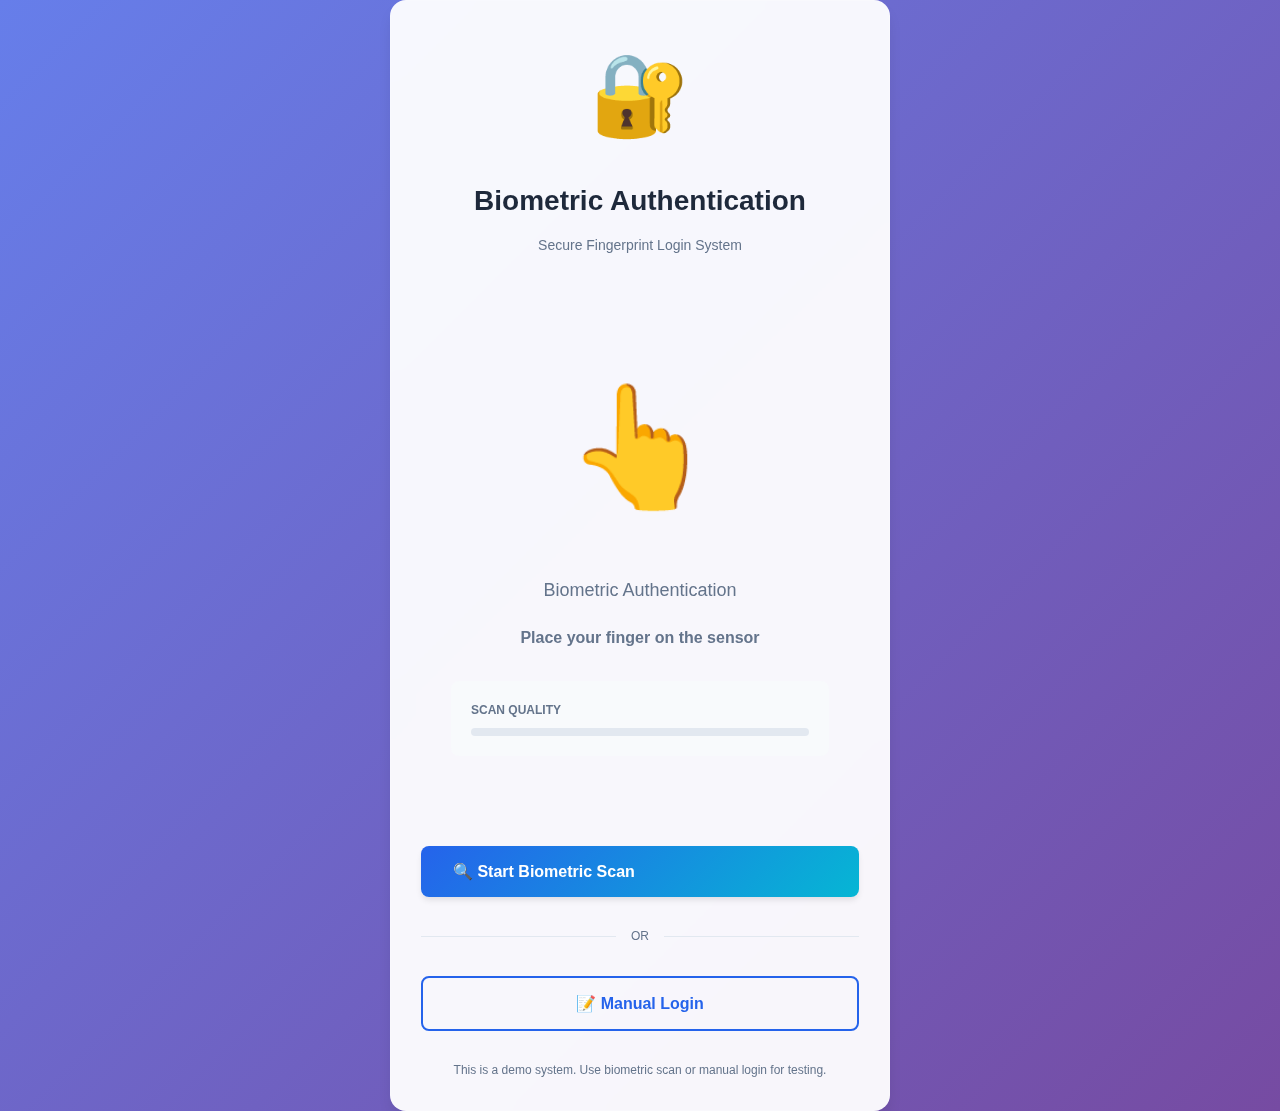
<file: frontend/index.html>
<!DOCTYPE html>
<html lang="en">
<head>
  <meta charset="UTF-8">
  <meta name="viewport" content="width=device-width, initial-scale=1.0">
  <title>Biometric Fingerprint Authentication System - Login</title>
  <link rel="stylesheet" href="css/styles.css">
</head>
<body id="login-page">
  <div id="alert-container" style="position: fixed; top: 20px; right: 20px; z-index: 9999;"></div>

  <div style="min-height: 100vh; display: flex; align-items: center; justify-content: center;">
    <div class="card" style="max-width: 500px; width: 90%;">
      <!-- Header -->
      <div class="text-center mb-30">
        <div style="font-size: 80px; margin-bottom: 20px;">🔐</div>
        <h1 class="card-title">Biometric Authentication</h1>
        <p class="card-subtitle">Secure Fingerprint Login System</p>
      </div>

      <!-- Scanner Section -->
      <div class="fingerprint-scanner">
        <div class="fingerprint-icon idle" id="fingerprint-icon">👆</div>
        <p class="scanner-text">Biometric Authentication</p>
        <p class="scanner-status idle" id="scanner-status">Place your finger on the sensor</p>

        <!-- Quality Indicator -->
        <div class="quality-indicator">
          <div class="quality-label">Scan Quality</div>
          <div class="quality-bar">
            <div class="quality-fill" id="quality-fill"></div>
          </div>
        </div>
      </div>

      <!-- Buttons -->
      <div style="display: flex; flex-direction: column; gap: 15px; margin-top: 30px;">
        <button class="btn btn-primary btn-lg" id="start-scan-btn" onclick="LoginPage.startScanning()">
          🔍 Start Biometric Scan
        </button>
        <button class="btn btn-secondary btn-lg hidden" id="retry-btn" onclick="LoginPage.resetScanner()">
          🔄 Try Again
        </button>
      </div>

      <!-- Divider -->
      <div style="display: flex; align-items: center; margin: 30px 0; gap: 15px;">
        <div style="flex: 1; height: 1px; background: var(--border-color);"></div>
        <span style="color: var(--text-secondary); font-size: 12px;">OR</span>
        <div style="flex: 1; height: 1px; background: var(--border-color);"></div>
      </div>

      <!-- Manual Login Option -->
      <button class="btn btn-outline btn-lg" style="width: 100%; justify-content: center;" id="manual-login-btn">
        📝 Manual Login
      </button>

      <!-- Footer -->
      <div style="text-align: center; margin-top: 30px; color: var(--text-secondary); font-size: 12px;">
        <p>This is a demo system. Use biometric scan or manual login for testing.</p>
      </div>
    </div>
  </div>

  <!-- Manual Login Modal -->
  <div id="manual-login-modal" class="modal">
    <div class="modal-content">
      <div class="modal-header">
        <h2 class="modal-title">Manual Login</h2>
        <button class="modal-close" onclick="UI.closeModal('manual-login-modal')">&times;</button>
      </div>
      <form id="manual-login-form">
        <div class="form-group">
          <label class="form-label">Username</label>
          <input type="text" class="form-input" id="login-username" placeholder="Enter username" required>
        </div>
        <div class="form-group">
          <label class="form-label">Password</label>
          <input type="password" class="form-input" id="login-password" placeholder="Enter password" required>
        </div>
        <div class="modal-footer">
          <button type="button" class="btn btn-secondary" onclick="UI.closeModal('manual-login-modal')">Cancel</button>
          <button type="submit" class="btn btn-primary">Login</button>
        </div>
      </form>
      <div style="margin-top: 15px; text-align: center; font-size: 12px; color: var(--text-secondary);">
        <p>Demo Credentials:</p>
        <p>Username: <strong>admin</strong> | Password: <strong>password</strong></p>
      </div>
    </div>
  </div>

  <script src="js/fingerprint-scanner.js"></script>
  <script src="js/main.js"></script>
</body>
</html>
</file>
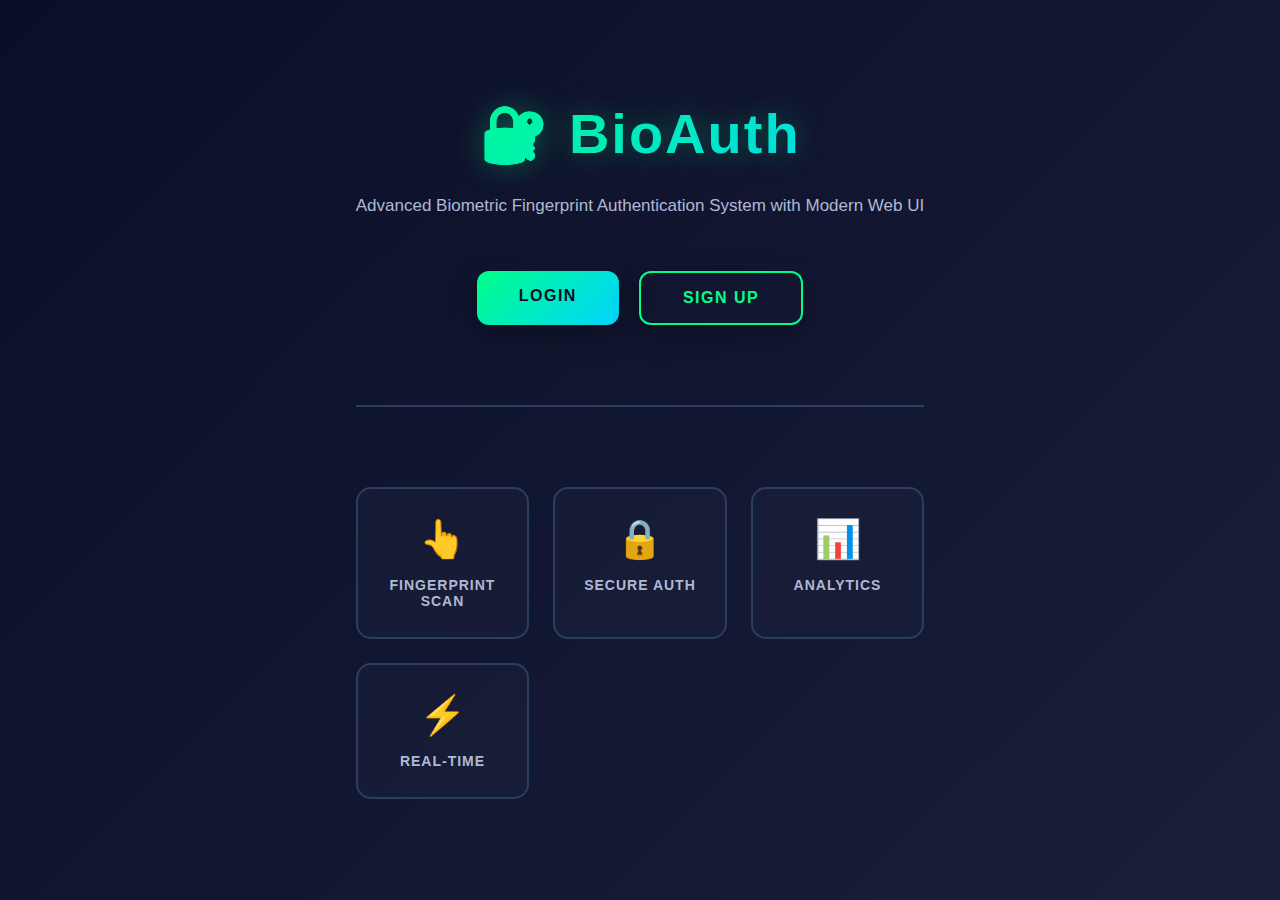
<file: ui/index.html>
<!DOCTYPE html>
<html lang="en">
<head>
    <meta charset="UTF-8">
    <meta name="viewport" content="width=device-width, initial-scale=1.0">
    <title>BioAuth - Biometric Authentication System</title>
    <link rel="stylesheet" href="assets/css/style.css">
    <style>
        .landing-container {
            display: flex;
            justify-content: center;
            align-items: center;
            min-height: 100vh;
            padding: 20px;
            flex-direction: column;
            text-align: center;
            background: linear-gradient(135deg, var(--primary-dark) 0%, var(--secondary-dark) 100%);
            animation: fade-in 0.8s ease-out;
        }

        .landing-content {
            max-width: 700px;
            animation: slide-up 0.8s cubic-bezier(0.4, 0, 0.2, 1);
        }

        .landing-content h1 {
            font-size: 56px;
            margin-bottom: 24px;
            background: linear-gradient(135deg, var(--accent-neon) 0%, var(--accent-neon-blue) 100%);
            -webkit-background-clip: text;
            -webkit-text-fill-color: transparent;
            background-clip: text;
            font-weight: 800;
            letter-spacing: 2px;
            text-shadow: 0 0 30px rgba(0, 255, 136, 0.3);
        }

        .landing-content p {
            font-size: 17px;
            color: var(--text-secondary);
            margin-bottom: 50px;
            line-height: 1.8;
            font-weight: 500;
        }

        .landing-buttons {
            display: flex;
            gap: 20px;
            justify-content: center;
            flex-wrap: wrap;
            margin-bottom: 80px;
        }

        .landing-btn {
            padding: 16px 42px;
            border-radius: 12px;
            font-size: 16px;
            font-weight: 700;
            cursor: pointer;
            transition: var(--transition-smooth);
            text-decoration: none;
            text-transform: uppercase;
            letter-spacing: 1.5px;
            border: none;
            box-shadow: 0 10px 30px rgba(0, 0, 0, 0.3);
        }

        .landing-btn.primary {
            background: linear-gradient(135deg, var(--accent-neon) 0%, var(--accent-neon-blue) 100%);
            color: var(--primary-dark);
        }

        .landing-btn.primary:hover {
            transform: translateY(-5px);
            box-shadow: 0 15px 50px rgba(0, 255, 136, 0.4);
        }

        .landing-btn.primary:active {
            transform: translateY(-2px);
        }

        .landing-btn.secondary {
            border: 2px solid var(--accent-neon);
            color: var(--accent-neon);
            background: transparent;
            position: relative;
            overflow: hidden;
        }

        .landing-btn.secondary::before {
            content: '';
            position: absolute;
            top: 0;
            left: -100%;
            width: 100%;
            height: 100%;
            background: rgba(0, 255, 136, 0.1);
            transition: left 0.3s ease;
            z-index: -1;
        }

        .landing-btn.secondary:hover {
            color: var(--accent-neon-blue);
            border-color: var(--accent-neon-blue);
            transform: translateY(-5px);
            box-shadow: 0 15px 40px rgba(0, 255, 136, 0.3);
        }

        .landing-btn.secondary:hover::before {
            left: 0;
        }

        .feature-grid {
            display: grid;
            grid-template-columns: repeat(auto-fit, minmax(160px, 1fr));
            gap: 24px;
            margin-top: 80px;
            padding-top: 80px;
            border-top: 2px solid var(--border-color);
        }

        .feature {
            padding: 28px 20px;
            background: rgba(26, 31, 58, 0.6);
            border-radius: 15px;
            border: 2px solid var(--border-color);
            transition: var(--transition-smooth);
            position: relative;
            overflow: hidden;
        }

        .feature::before {
            content: '';
            position: absolute;
            top: 0;
            left: 0;
            right: 0;
            height: 3px;
            background: linear-gradient(90deg, transparent, var(--accent-neon), transparent);
            opacity: 0;
            transition: opacity 0.3s ease;
        }

        .feature:hover {
            background: rgba(26, 31, 58, 0.9);
            border-color: var(--accent-neon);
            box-shadow: 0 10px 30px rgba(0, 255, 136, 0.15);
            transform: translateY(-5px);
        }

        .feature:hover::before {
            opacity: 1;
        }

        .feature-icon {
            font-size: 38px;
            margin-bottom: 16px;
            animation: pulse 2s ease-in-out infinite;
        }

        .feature-name {
            font-size: 14px;
            color: var(--text-secondary);
            text-transform: uppercase;
            letter-spacing: 1px;
            font-weight: 700;
        }
    </style>
</head>
<body>
    <div class="landing-container">
        <div class="landing-content">
            <h1>🔐 BioAuth</h1>
            <p>Advanced Biometric Fingerprint Authentication System with Modern Web UI</p>
            
            <div class="landing-buttons">
                <a href="views/login.html" class="landing-btn primary">Login</a>
                <a href="views/register.html" class="landing-btn secondary">Sign Up</a>
            </div>

            <div class="feature-grid">
                <div class="feature">
                    <div class="feature-icon">👆</div>
                    <div class="feature-name">Fingerprint Scan</div>
                </div>
                <div class="feature">
                    <div class="feature-icon">🔒</div>
                    <div class="feature-name">Secure Auth</div>
                </div>
                <div class="feature">
                    <div class="feature-icon">📊</div>
                    <div class="feature-name">Analytics</div>
                </div>
                <div class="feature">
                    <div class="feature-icon">⚡</div>
                    <div class="feature-name">Real-time</div>
                </div>
            </div>
        </div>
    </div>

    <script src="assets/js/app.js"></script>
</body>
</html>
</file>
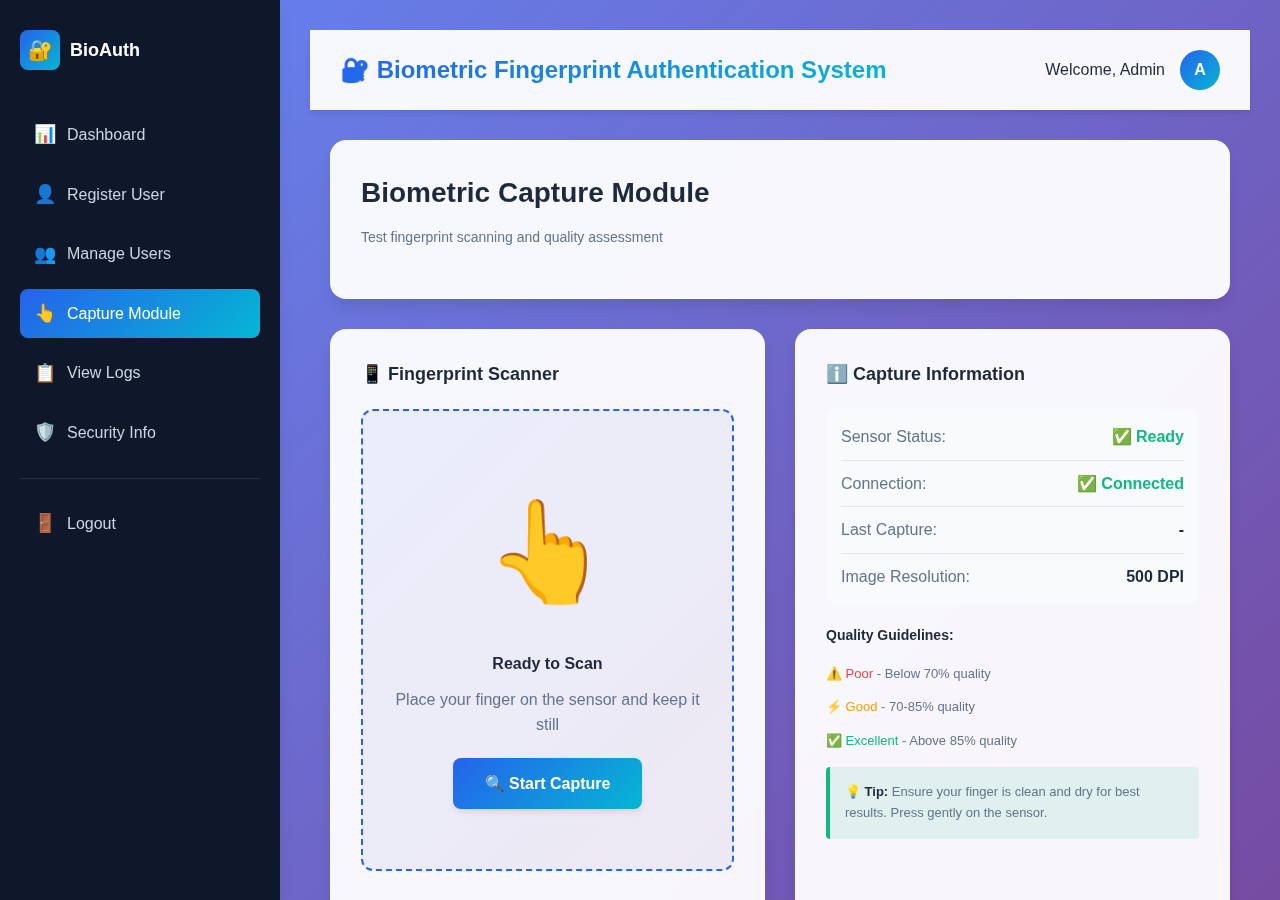
<file: frontend/capture.html>
<!DOCTYPE html>
<html lang="en">
<head>
  <meta charset="UTF-8">
  <meta name="viewport" content="width=device-width, initial-scale=1.0">
  <title>Biometric Capture - Biometric Authentication System</title>
  <link rel="stylesheet" href="css/styles.css">
</head>
<body id="capture-page">
  <div id="alert-container" style="position: fixed; top: 20px; right: 20px; z-index: 9999;"></div>

  <div class="wrapper">
    <!-- Sidebar Navigation -->
    <aside class="sidebar">
      <div class="sidebar-header">
        <div class="logo-icon">🔐</div>
        <div class="logo-text">BioAuth</div>
      </div>
      <ul class="nav-menu">
        <li><a href="dashboard.html"><span class="nav-icon">📊</span>Dashboard</a></li>
        <li><a href="register.html"><span class="nav-icon">👤</span>Register User</a></li>
        <li><a href="users.html"><span class="nav-icon">👥</span>Manage Users</a></li>
        <li><a href="capture.html" class="active"><span class="nav-icon">👆</span>Capture Module</a></li>
        <li><a href="logs.html"><span class="nav-icon">📋</span>View Logs</a></li>
        <li><a href="security.html"><span class="nav-icon">🛡️</span>Security Info</a></li>
        <li style="border-top: 1px solid rgba(255, 255, 255, 0.1); margin-top: 20px; padding-top: 20px;">
          <a id="logout-btn" href="#"><span class="nav-icon">🚪</span>Logout</a>
        </li>
      </ul>
    </aside>

    <!-- Main Content -->
    <main class="main-content">
      <!-- Navbar -->
      <nav class="navbar">
        <div class="navbar-logo">🔐 Biometric Fingerprint Authentication System</div>
        <div class="navbar-user">
          <span>Welcome, Admin</span>
          <div class="user-avatar">A</div>
        </div>
      </nav>

      <!-- Page Content -->
      <div class="container" style="margin-top: 30px;">
        <!-- Header -->
        <div class="card mb-30">
          <h2 class="card-title">Biometric Capture Module</h2>
          <p class="card-subtitle">Test fingerprint scanning and quality assessment</p>
        </div>

        <!-- Main Capture Area -->
        <div style="display: grid; grid-template-columns: 1fr 1fr; gap: 30px;">
          <!-- Scanner Section -->
          <div class="card">
            <h3 style="margin-bottom: 20px; font-size: 18px;">📱 Fingerprint Scanner</h3>

            <!-- Scanner Display -->
            <div style="background: linear-gradient(135deg, #667eea15, #764ba215); border-radius: 12px; padding: 60px 30px; text-align: center; margin-bottom: 20px; border: 2px dashed var(--primary-color);">
              <div style="font-size: 100px; margin-bottom: 20px;">👆</div>
              <h4 style="color: var(--text-primary); margin-bottom: 10px;">Ready to Scan</h4>
              <p style="color: var(--text-secondary); margin-bottom: 20px;">Place your finger on the sensor and keep it still</p>
              <button type="button" class="btn btn-primary btn-lg" id="capture-button" onclick="CaptureModule.startCapture()">
                🔍 Start Capture
              </button>
            </div>

            <!-- Progress Bar -->
            <div class="quality-indicator">
              <div class="quality-label">Capture Progress</div>
              <div class="quality-bar">
                <div class="quality-fill" id="capture-quality-bar"></div>
              </div>
              <div class="quality-text" id="capture-quality-text">Quality: -</div>
            </div>

            <!-- Clear Button -->
            <button type="button" class="btn btn-secondary" id="clear-button" style="width: 100%; margin-top: 15px;">
              🗑️ Clear Capture
            </button>
          </div>

          <!-- Information Panel -->
          <div class="card">
            <h3 style="margin-bottom: 20px; font-size: 18px;">ℹ️ Capture Information</h3>

            <div style="background: var(--light-bg); border-radius: 8px; padding: 15px; margin-bottom: 20px;">
              <div style="display: flex; justify-content: space-between; margin-bottom: 10px; padding-bottom: 10px; border-bottom: 1px solid var(--border-color);">
                <span style="color: var(--text-secondary);">Sensor Status:</span>
                <span style="font-weight: 600; color: var(--success-color);">✅ Ready</span>
              </div>
              <div style="display: flex; justify-content: space-between; margin-bottom: 10px; padding-bottom: 10px; border-bottom: 1px solid var(--border-color);">
                <span style="color: var(--text-secondary);">Connection:</span>
                <span style="font-weight: 600; color: var(--success-color);">✅ Connected</span>
              </div>
              <div style="display: flex; justify-content: space-between; margin-bottom: 10px; padding-bottom: 10px; border-bottom: 1px solid var(--border-color);">
                <span style="color: var(--text-secondary);">Last Capture:</span>
                <span style="font-weight: 600;">-</span>
              </div>
              <div style="display: flex; justify-content: space-between;">
                <span style="color: var(--text-secondary);">Image Resolution:</span>
                <span style="font-weight: 600;">500 DPI</span>
              </div>
            </div>

            <!-- Quality Guidelines -->
            <h4 style="margin-bottom: 15px; font-size: 14px; font-weight: 600;">Quality Guidelines:</h4>
            <ul style="list-style: none; font-size: 13px; color: var(--text-secondary); line-height: 1.8;">
              <li style="margin-bottom: 10px;">
                <span style="color: var(--danger-color);">⚠️ Poor</span> - Below 70% quality
              </li>
              <li style="margin-bottom: 10px;">
                <span style="color: var(--warning-color);">⚡ Good</span> - 70-85% quality
              </li>
              <li style="margin-bottom: 10px;">
                <span style="color: var(--success-color);">✅ Excellent</span> - Above 85% quality
              </li>
            </ul>

            <div style="background: rgba(16, 185, 129, 0.1); border-left: 4px solid var(--success-color); padding: 15px; border-radius: 4px; margin-top: 15px; font-size: 13px; color: var(--text-secondary);">
              <strong style="color: var(--text-primary);">💡 Tip:</strong> Ensure your finger is clean and dry for best results. Press gently on the sensor.
            </div>
          </div>
        </div>

        <!-- Advanced Options -->
        <div class="card" style="margin-top: 30px;">
          <h3 style="margin-bottom: 20px; font-size: 18px;">⚙️ Advanced Options</h3>

          <div style="display: grid; grid-template-columns: repeat(auto-fit, minmax(200px, 1fr)); gap: 15px;">
            <div style="display: flex; align-items: center; gap: 10px; padding: 15px; background: var(--light-bg); border-radius: 8px;">
              <input type="checkbox" id="live-preview" checked>
              <label for="live-preview" style="cursor: pointer;">Live Preview Mode</label>
            </div>
            <div style="display: flex; align-items: center; gap: 10px; padding: 15px; background: var(--light-bg); border-radius: 8px;">
              <input type="checkbox" id="auto-capture" checked>
              <label for="auto-capture" style="cursor: pointer;">Auto-Capture on Quality</label>
            </div>
            <div style="display: flex; align-items: center; gap: 10px; padding: 15px; background: var(--light-bg); border-radius: 8px;">
              <input type="checkbox" id="debug-mode">
              <label for="debug-mode" style="cursor: pointer;">Debug Mode</label>
            </div>
            <div style="display: flex; align-items: center; gap: 10px; padding: 15px; background: var(--light-bg); border-radius: 8px;">
              <input type="checkbox" id="sound-alert" checked>
              <label for="sound-alert" style="cursor: pointer;">Sound Alert</label>
            </div>
          </div>

          <div style="display: flex; gap: 10px; margin-top: 20px;">
            <button class="btn btn-secondary">🔧 Calibrate Sensor</button>
            <button class="btn btn-secondary">📊 View Statistics</button>
            <button class="btn btn-secondary">📥 Load Template</button>
            <button class="btn btn-secondary">💾 Save Template</button>
          </div>
        </div>

        <!-- Capture History -->
        <div class="card" style="margin-top: 30px; margin-bottom: 30px;">
          <h3 style="margin-bottom: 20px; font-size: 18px;">📜 Recent Captures</h3>

          <div class="table-container">
            <table class="table">
              <thead>
                <tr>
                  <th>Timestamp</th>
                  <th>Quality</th>
                  <th>Status</th>
                  <th>Action</th>
                </tr>
              </thead>
              <tbody>
                <tr>
                  <td>2024-12-08 14:30:45</td>
                  <td>
                    <div style="display: flex; align-items: center; gap: 8px;">
                      <div style="flex: 1; height: 4px; background: var(--border-color); border-radius: 2px; overflow: hidden;">
                        <div style="width: 92%; height: 100%; background: var(--success-color);"></div>
                      </div>
                      92%
                    </div>
                  </td>
                  <td><span class="status-badge status-success">Excellent</span></td>
                  <td><button class="icon-btn" title="View">👁️</button></td>
                </tr>
                <tr>
                  <td>2024-12-08 14:28:12</td>
                  <td>
                    <div style="display: flex; align-items: center; gap: 8px;">
                      <div style="flex: 1; height: 4px; background: var(--border-color); border-radius: 2px; overflow: hidden;">
                        <div style="width: 78%; height: 100%; background: var(--warning-color);"></div>
                      </div>
                      78%
                    </div>
                  </td>
                  <td><span class="status-badge status-warning">Good</span></td>
                  <td><button class="icon-btn" title="View">👁️</button></td>
                </tr>
                <tr>
                  <td>2024-12-08 14:25:33</td>
                  <td>
                    <div style="display: flex; align-items: center; gap: 8px;">
                      <div style="flex: 1; height: 4px; background: var(--border-color); border-radius: 2px; overflow: hidden;">
                        <div style="width: 65%; height: 100%; background: var(--danger-color);"></div>
                      </div>
                      65%
                    </div>
                  </td>
                  <td><span class="status-badge status-danger">Poor</span></td>
                  <td><button class="icon-btn" title="View">👁️</button></td>
                </tr>
              </tbody>
            </table>
          </div>
        </div>
      </div>
    </main>
  </div>

  <script src="js/fingerprint-scanner.js"></script>
  <script src="js/main.js"></script>
</body>
</html>
</file>
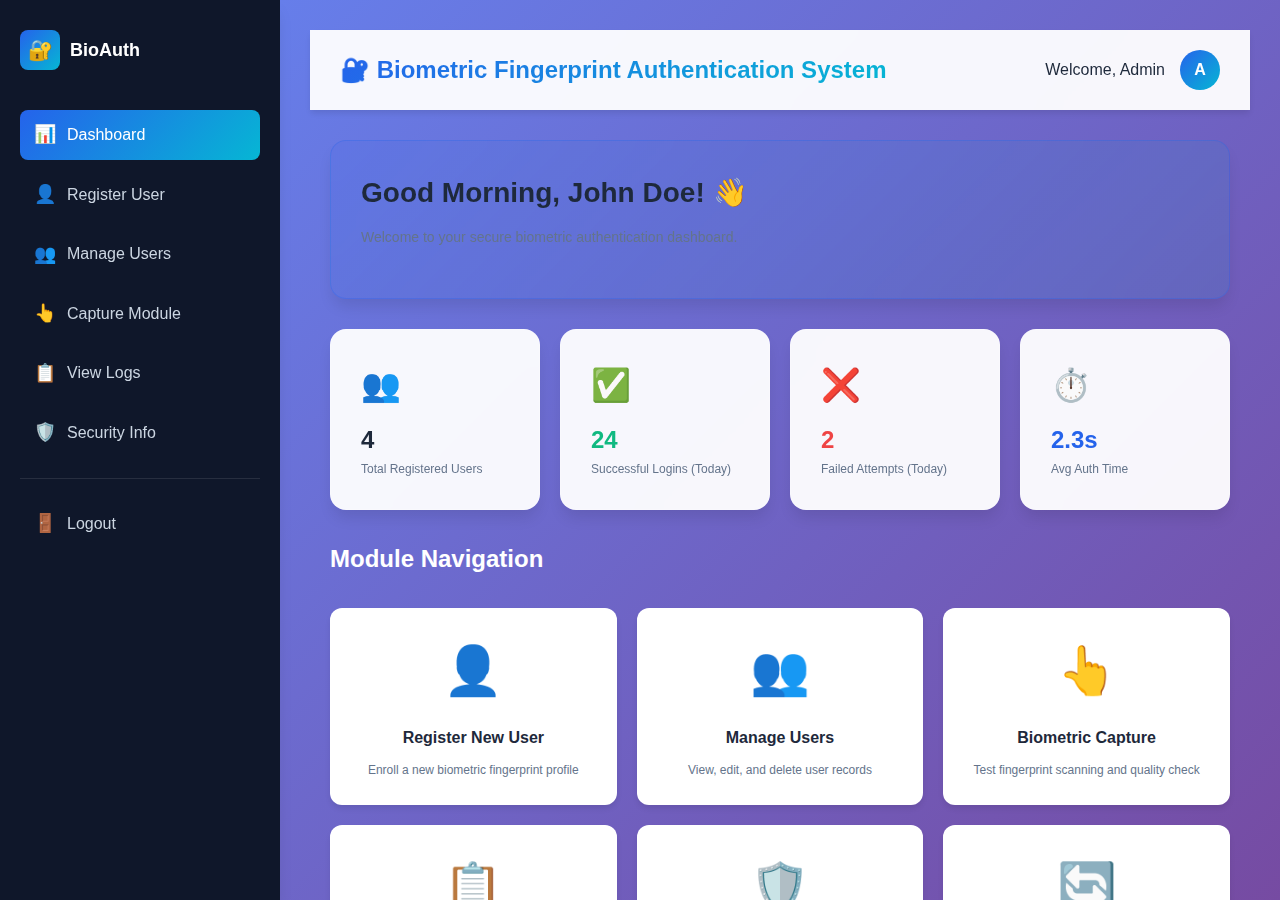
<file: frontend/dashboard.html>
<!DOCTYPE html>
<html lang="en">
<head>
  <meta charset="UTF-8">
  <meta name="viewport" content="width=device-width, initial-scale=1.0">
  <title>Dashboard - Biometric Authentication System</title>
  <link rel="stylesheet" href="css/styles.css">
</head>
<body id="dashboard-page">
  <div id="alert-container" style="position: fixed; top: 20px; right: 20px; z-index: 9999;"></div>

  <div class="wrapper">
    <!-- Sidebar Navigation -->
    <aside class="sidebar">
      <div class="sidebar-header">
        <div class="logo-icon">🔐</div>
        <div class="logo-text">BioAuth</div>
      </div>
      <ul class="nav-menu">
        <li><a href="dashboard.html" class="active"><span class="nav-icon">📊</span>Dashboard</a></li>
        <li><a href="register.html"><span class="nav-icon">👤</span>Register User</a></li>
        <li><a href="users.html"><span class="nav-icon">👥</span>Manage Users</a></li>
        <li><a href="capture.html"><span class="nav-icon">👆</span>Capture Module</a></li>
        <li><a href="logs.html"><span class="nav-icon">📋</span>View Logs</a></li>
        <li><a href="security.html"><span class="nav-icon">🛡️</span>Security Info</a></li>
        <li style="border-top: 1px solid rgba(255, 255, 255, 0.1); margin-top: 20px; padding-top: 20px;">
          <a id="logout-btn" href="#"><span class="nav-icon">🚪</span>Logout</a>
        </li>
      </ul>
    </aside>

    <!-- Main Content -->
    <main class="main-content">
      <!-- Navbar -->
      <nav class="navbar">
        <div class="navbar-logo">🔐 Biometric Fingerprint Authentication System</div>
        <div class="navbar-user">
          <span>Welcome, Admin</span>
          <div class="user-avatar">A</div>
        </div>
      </nav>

      <!-- Page Content -->
      <div class="container" style="margin-top: 30px;">
        <!-- Greeting -->
        <div class="card" style="background: linear-gradient(135deg, rgba(37, 99, 235, 0.1), rgba(6, 182, 212, 0.1)); border: 1px solid rgba(37, 99, 235, 0.3); margin-bottom: 30px;">
          <h2 id="greeting-message" class="card-title">Good Morning, John Doe! 👋</h2>
          <p class="card-subtitle">Welcome to your secure biometric authentication dashboard.</p>
        </div>

        <!-- Quick Stats -->
        <div style="display: grid; grid-template-columns: repeat(auto-fit, minmax(200px, 1fr)); gap: 20px; margin-bottom: 30px;">
          <div class="card">
            <div style="font-size: 32px; margin-bottom: 10px;">👥</div>
            <div style="font-size: 24px; font-weight: bold; color: var(--text-primary);">4</div>
            <div style="font-size: 12px; color: var(--text-secondary);">Total Registered Users</div>
          </div>
          <div class="card">
            <div style="font-size: 32px; margin-bottom: 10px;">✅</div>
            <div style="font-size: 24px; font-weight: bold; color: var(--success-color);">24</div>
            <div style="font-size: 12px; color: var(--text-secondary);">Successful Logins (Today)</div>
          </div>
          <div class="card">
            <div style="font-size: 32px; margin-bottom: 10px;">❌</div>
            <div style="font-size: 24px; font-weight: bold; color: var(--danger-color);">2</div>
            <div style="font-size: 12px; color: var(--text-secondary);">Failed Attempts (Today)</div>
          </div>
          <div class="card">
            <div style="font-size: 32px; margin-bottom: 10px;">⏱️</div>
            <div style="font-size: 24px; font-weight: bold; color: var(--primary-color);">2.3s</div>
            <div style="font-size: 12px; color: var(--text-secondary);">Avg Auth Time</div>
          </div>
        </div>

        <!-- Main Module Cards -->
        <div style="margin-bottom: 30px;">
          <h2 style="color: white; margin-bottom: 20px; font-size: 24px;">Module Navigation</h2>
          <div class="dashboard-grid">
            <div class="dashboard-card" data-action="register">
              <div class="dashboard-icon">👤</div>
              <div class="dashboard-label">Register New User</div>
              <p style="font-size: 12px; color: var(--text-secondary); margin-top: 10px;">Enroll a new biometric fingerprint profile</p>
            </div>

            <div class="dashboard-card" data-action="manage">
              <div class="dashboard-icon">👥</div>
              <div class="dashboard-label">Manage Users</div>
              <p style="font-size: 12px; color: var(--text-secondary); margin-top: 10px;">View, edit, and delete user records</p>
            </div>

            <div class="dashboard-card" data-action="capture">
              <div class="dashboard-icon">👆</div>
              <div class="dashboard-label">Biometric Capture</div>
              <p style="font-size: 12px; color: var(--text-secondary); margin-top: 10px;">Test fingerprint scanning and quality check</p>
            </div>

            <div class="dashboard-card" data-action="logs">
              <div class="dashboard-icon">📋</div>
              <div class="dashboard-label">View Logs & Audit</div>
              <p style="font-size: 12px; color: var(--text-secondary); margin-top: 10px;">Monitor authentication attempts and activity</p>
            </div>

            <div class="dashboard-card" data-action="security">
              <div class="dashboard-icon">🛡️</div>
              <div class="dashboard-label">Security Information</div>
              <p style="font-size: 12px; color: var(--text-secondary); margin-top: 10px;">Learn about data protection and encryption</p>
            </div>

            <div class="dashboard-card" onclick="window.location.href='index.html'">
              <div class="dashboard-icon">🔄</div>
              <div class="dashboard-label">New Biometric Login</div>
              <p style="font-size: 12px; color: var(--text-secondary); margin-top: 10px;">Perform a new fingerprint authentication</p>
            </div>
          </div>
        </div>

        <!-- System Status -->
        <div class="card">
          <h3 style="margin-bottom: 20px; font-size: 18px;">System Status</h3>
          <div style="display: grid; gap: 15px;">
            <div style="display: flex; justify-content: space-between; align-items: center; padding-bottom: 15px; border-bottom: 1px solid var(--border-color);">
              <span>🔒 Biometric Engine</span>
              <span class="status-badge status-success">Active</span>
            </div>
            <div style="display: flex; justify-content: space-between; align-items: center; padding-bottom: 15px; border-bottom: 1px solid var(--border-color);">
              <span>📚 Database Connection</span>
              <span class="status-badge status-success">Connected</span>
            </div>
            <div style="display: flex; justify-content: space-between; align-items: center; padding-bottom: 15px; border-bottom: 1px solid var(--border-color);">
              <span>🔐 Encryption Service</span>
              <span class="status-badge status-success">Operational</span>
            </div>
            <div style="display: flex; justify-content: space-between; align-items: center;">
              <span>⚙️ System Resources</span>
              <span class="status-badge status-warning">75% CPU</span>
            </div>
          </div>
        </div>

        <!-- Footer -->
        <div style="text-align: center; margin-top: 40px; padding: 20px; color: white; font-size: 12px;">
          <p>© 2024 Biometric Fingerprint Authentication System. All rights reserved.</p>
          <p>Secure. Reliable. Innovative.</p>
        </div>
      </div>
    </main>
  </div>

  <script src="js/main.js"></script>
</body>
</html>
</file>
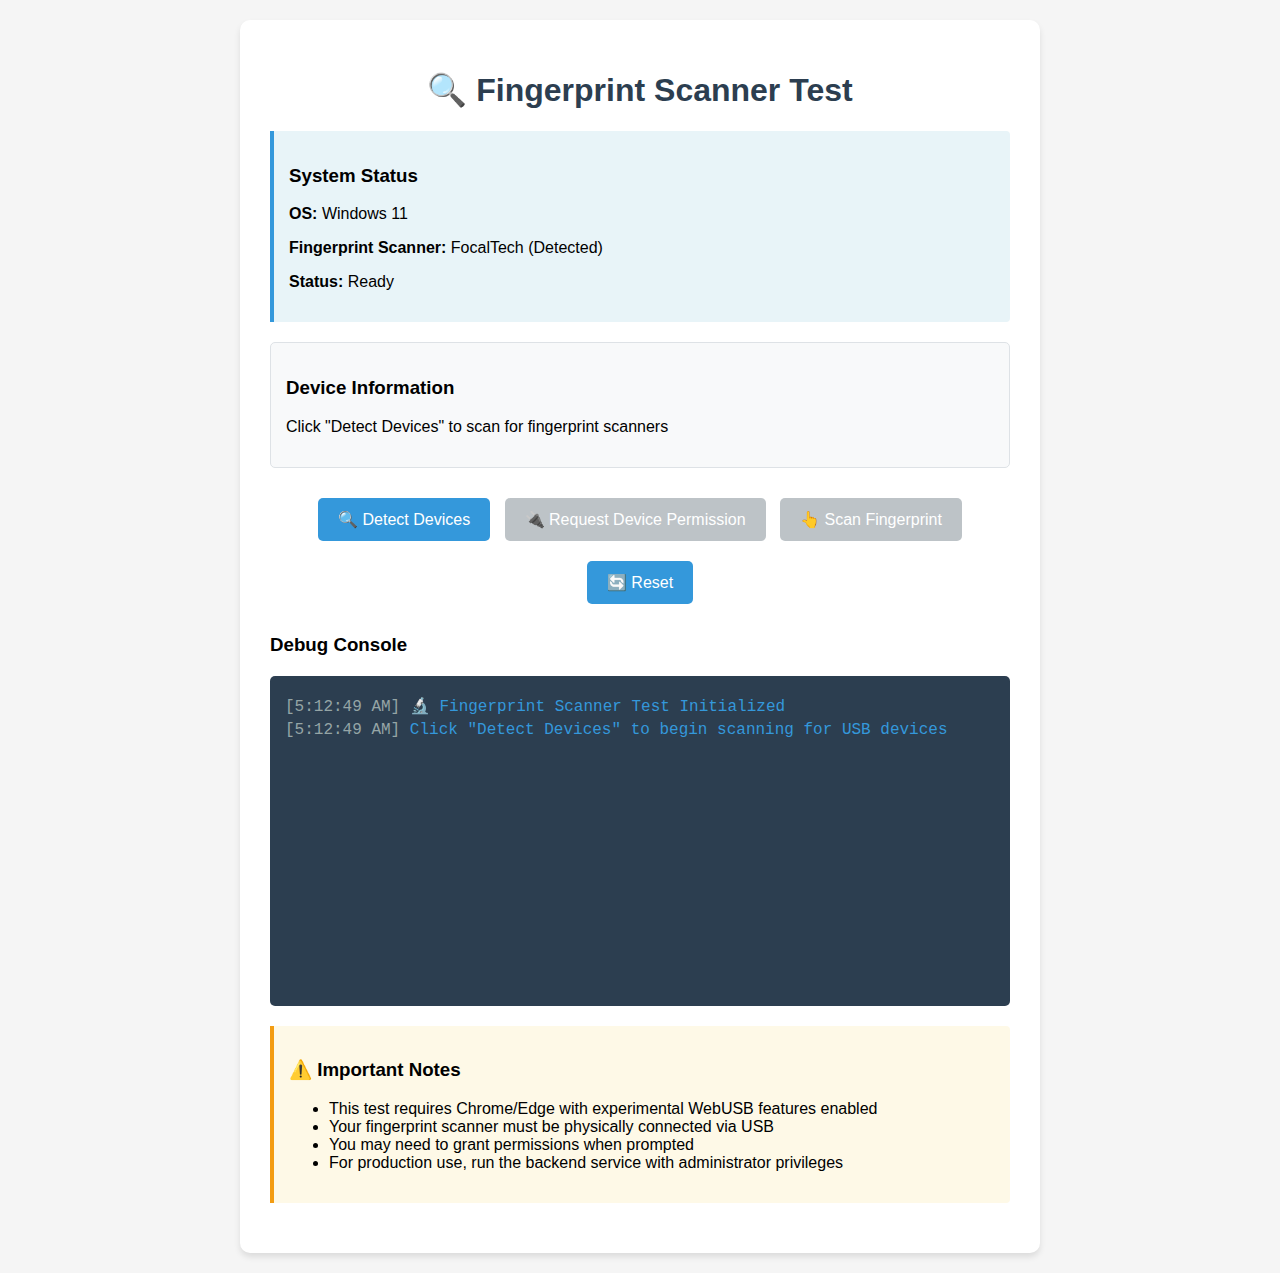
<file: frontend/fingerprint-test.html>
<!DOCTYPE html>
<html lang="en">
<head>
    <meta charset="UTF-8">
    <meta name="viewport" content="width=device-width, initial-scale=1.0">
    <title>Fingerprint Scanner Test</title>
    <style>
        body {
            font-family: 'Segoe UI', Tahoma, Geneva, Verdana, sans-serif;
            max-width: 800px;
            margin: 0 auto;
            padding: 20px;
            background-color: #f5f5f5;
        }
        .container {
            background: white;
            border-radius: 10px;
            padding: 30px;
            box-shadow: 0 4px 6px rgba(0,0,0,0.1);
        }
        h1 {
            color: #2c3e50;
            text-align: center;
        }
        .status-box {
            background: #e8f4f8;
            border-left: 4px solid #3498db;
            padding: 15px;
            margin: 20px 0;
            border-radius: 0 4px 4px 0;
        }
        .success {
            background: #e8f8f5;
            border-left-color: #2ecc71;
        }
        .error {
            background: #fdf2e9;
            border-left-color: #e74c3c;
        }
        .warning {
            background: #fef9e7;
            border-left-color: #f39c12;
        }
        button {
            background: #3498db;
            color: white;
            border: none;
            padding: 12px 20px;
            border-radius: 5px;
            cursor: pointer;
            font-size: 16px;
            margin: 10px 5px;
        }
        button:hover {
            background: #2980b9;
        }
        button:disabled {
            background: #bdc3c7;
            cursor: not-allowed;
        }
        .console {
            background: #2c3e50;
            color: #ecf0f1;
            padding: 15px;
            border-radius: 5px;
            font-family: 'Courier New', monospace;
            height: 300px;
            overflow-y: auto;
            margin: 20px 0;
        }
        .log-entry {
            margin: 5px 0;
        }
        .log-timestamp {
            color: #95a5a6;
        }
        .log-info {
            color: #3498db;
        }
        .log-success {
            color: #2ecc71;
        }
        .log-error {
            color: #e74c3c;
        }
        .log-warning {
            color: #f39c12;
        }
        .device-info {
            background: #f8f9fa;
            border: 1px solid #dee2e6;
            border-radius: 5px;
            padding: 15px;
            margin: 15px 0;
        }
    </style>
</head>
<body>
    <div class="container">
        <h1>🔍 Fingerprint Scanner Test</h1>
        
        <div class="status-box">
            <h3>System Status</h3>
            <p><strong>OS:</strong> Windows 11</p>
            <p><strong>Fingerprint Scanner:</strong> FocalTech (Detected)</p>
            <p><strong>Status:</strong> <span id="system-status">Ready</span></p>
        </div>
        
        <div class="device-info">
            <h3>Device Information</h3>
            <p id="device-info-text">Click "Detect Devices" to scan for fingerprint scanners</p>
        </div>
        
        <div style="text-align: center; margin: 20px 0;">
            <button id="detect-btn">🔍 Detect Devices</button>
            <button id="request-btn" disabled>🔌 Request Device Permission</button>
            <button id="scan-btn" disabled>👆 Scan Fingerprint</button>
            <button id="reset-btn">🔄 Reset</button>
        </div>
        
        <h3>Debug Console</h3>
        <div id="console" class="console"></div>
        
        <div class="status-box warning">
            <h3>⚠️ Important Notes</h3>
            <ul>
                <li>This test requires Chrome/Edge with experimental WebUSB features enabled</li>
                <li>Your fingerprint scanner must be physically connected via USB</li>
                <li>You may need to grant permissions when prompted</li>
                <li>For production use, run the backend service with administrator privileges</li>
            </ul>
        </div>
    </div>

    <script>
        // Console logging utility
        const consoleElement = document.getElementById('console');
        
        function log(message, type = 'info') {
            const timestamp = new Date().toLocaleTimeString();
            const entry = document.createElement('div');
            entry.className = `log-entry log-${type}`;
            entry.innerHTML = `<span class="log-timestamp">[${timestamp}]</span> ${message}`;
            consoleElement.appendChild(entry);
            consoleElement.scrollTop = consoleElement.scrollHeight;
            
            // Also log to browser console
            console.log(`[${type.toUpperCase()}] ${message}`);
        }
        
        // Global device reference
        let selectedDevice = null;
        
        // DOM Elements
        const detectBtn = document.getElementById('detect-btn');
        const requestBtn = document.getElementById('request-btn');
        const scanBtn = document.getElementById('scan-btn');
        const resetBtn = document.getElementById('reset-btn');
        const systemStatus = document.getElementById('system-status');
        const deviceInfoText = document.getElementById('device-info-text');
        
        // Event Listeners
        detectBtn.addEventListener('click', detectDevices);
        requestBtn.addEventListener('click', requestDevicePermission);
        scanBtn.addEventListener('click', scanFingerprint);
        resetBtn.addEventListener('click', resetTest);
        
        // Detect connected USB devices
        async function detectDevices() {
            log('Starting device detection...', 'info');
            
            if (!navigator.usb) {
                log('❌ WebUSB not supported in this browser', 'error');
                systemStatus.textContent = 'WebUSB Not Supported';
                systemStatus.style.color = '#e74c3c';
                return;
            }
            
            try {
                // Get paired devices first
                const devices = await navigator.usb.getDevices();
                log(`Found ${devices.length} paired USB devices`, 'info');
                
                if (devices.length === 0) {
                    log('No paired devices found. Click "Request Device Permission" to pair a device.', 'warning');
                    deviceInfoText.innerHTML = 'No devices paired. Click "Request Device Permission" to pair a device.';
                    requestBtn.disabled = false;
                    return;
                }
                
                // Display device information
                let fingerprintDeviceFound = false;
                let deviceInfoHTML = '<ul>';
                
                for (let i = 0; i < devices.length; i++) {
                    const device = devices[i];
                    const vendorId = device.vendorId;
                    const productId = device.productId;
                    
                    log(`Device ${i+1}: Vendor ID: 0x${vendorId.toString(16)}, Product ID: 0x${productId.toString(16)}`, 'info');
                    
                    // Check for known fingerprint scanner vendor IDs
                    const isFingerprintScanner = checkIfFingerprintScanner(vendorId);
                    
                    if (isFingerprintScanner) {
                        fingerprintDeviceFound = true;
                        selectedDevice = device;
                        log(`✅ Potential fingerprint scanner detected at device ${i+1}`, 'success');
                    }
                    
                    deviceInfoHTML += `
                        <li>
                            <strong>Device ${i+1}:</strong> 
                            Vendor ID: 0x${vendorId.toString(16)}, 
                            Product ID: 0x${productId.toString(16)}
                            ${isFingerprintScanner ? ' <span style="color: #27ae60;">(Potential Fingerprint Scanner)</span>' : ''}
                        </li>
                    `;
                }
                
                deviceInfoHTML += '</ul>';
                deviceInfoText.innerHTML = deviceInfoHTML;
                
                if (fingerprintDeviceFound) {
                    log('🎉 Fingerprint scanner detected! You can now scan fingerprints.', 'success');
                    systemStatus.textContent = 'Fingerprint Scanner Ready';
                    systemStatus.style.color = '#27ae60';
                    scanBtn.disabled = false;
                } else {
                    log('⚠️ No fingerprint scanners detected. You can still try requesting device permission.', 'warning');
                    requestBtn.disabled = false;
                }
                
            } catch (error) {
                log(`❌ Error detecting devices: ${error.message}`, 'error');
                systemStatus.textContent = 'Detection Error';
                systemStatus.style.color = '#e74c3c';
            }
        }
        
        // Check if device is likely a fingerprint scanner based on vendor ID
        function checkIfFingerprintScanner(vendorId) {
            // Known fingerprint scanner vendor IDs
            const fingerprintVendors = [
                0x1162, // SecuGen
                0x0483, // NITGEN
                0x1c79, // Crossmatch
                0x10a6, // FocalTech Systems Co., Ltd
                0x1fd4  // Another possible FocalTech ID
            ];
            
            // Also check for vendor ID ranges commonly used by biometric devices
            const isInRange = (vendorId >= 0x1000 && vendorId <= 0x2000) || 
                             (vendorId >= 0x0400 && vendorId <= 0x0500);
            
            return fingerprintVendors.includes(vendorId) || isInRange;
        }
        
        // Request permission to access a USB device
        async function requestDevicePermission() {
            log('Requesting device permission...', 'info');
            
            try {
                // Request any USB device (filtering for fingerprint scanners is difficult in WebUSB)
                const device = await navigator.usb.requestDevice({ filters: [] });
                
                if (device) {
                    log(`✅ Device permission granted: Vendor ID: 0x${device.vendorId.toString(16)}, Product ID: 0x${device.productId.toString(16)}`, 'success');
                    selectedDevice = device;
                    
                    // Check if it's likely a fingerprint scanner
                    const isFingerprintScanner = checkIfFingerprintScanner(device.vendorId);
                    if (isFingerprintScanner) {
                        log('🎉 This appears to be a fingerprint scanner!', 'success');
                        systemStatus.textContent = 'Device Paired (Likely Fingerprint Scanner)';
                        systemStatus.style.color = '#27ae60';
                    } else {
                        log('⚠️ This may not be a fingerprint scanner. Proceed with caution.', 'warning');
                        systemStatus.textContent = 'Device Paired (Check Compatibility)';
                        systemStatus.style.color = '#f39c12';
                    }
                    
                    scanBtn.disabled = false;
                    deviceInfoText.innerHTML = `
                        <p><strong>Paired Device:</strong></p>
                        <p>Vendor ID: 0x${device.vendorId.toString(16)}</p>
                        <p>Product ID: 0x${device.productId.toString(16)}</p>
                        <p>Likely Fingerprint Scanner: ${isFingerprintScanner ? 'Yes' : 'No'}</p>
                    `;
                }
            } catch (error) {
                if (error.name === 'NotFoundError') {
                    log('❌ No device selected or device selection cancelled', 'warning');
                } else {
                    log(`❌ Error requesting device: ${error.message}`, 'error');
                }
            }
        }
        
        // Attempt to scan fingerprint
        async function scanFingerprint() {
            if (!selectedDevice) {
                log('❌ No device selected. Please detect or request a device first.', 'error');
                return;
            }
            
            log('Starting fingerprint scan attempt...', 'info');
            scanBtn.disabled = true;
            
            try {
                // Open device connection
                if (!selectedDevice.opened) {
                    await selectedDevice.open();
                    log('✅ Device connection opened', 'success');
                }
                
                // Select configuration if needed
                if (selectedDevice.configuration === null) {
                    await selectedDevice.selectConfiguration(1);
                    log('✅ Configuration selected', 'success');
                }
                
                // Get the first interface
                const interfaceNumber = selectedDevice.configuration.interfaces[0].interfaceNumber;
                log(`Interface number: ${interfaceNumber}`, 'info');
                
                // Claim interface
                try {
                    await selectedDevice.claimInterface(interfaceNumber);
                    log('✅ Interface claimed successfully', 'success');
                } catch (claimError) {
                    log(`⚠️ Could not claim interface: ${claimError.message}. Continuing anyway.`, 'warning');
                }
                
                // Try to communicate with the device
                log('Attempting to communicate with fingerprint device...', 'info');
                
                // Try a standard GET_REPORT request
                try {
                    const report = await selectedDevice.controlTransferIn({
                        requestType: 'class',
                        recipient: 'interface',
                        request: 0x01, // GET_REPORT
                        value: 0x0300, // Feature report
                        index: interfaceNumber
                    }, 256);
                    
                    if (report.status === 'ok') {
                        log(`✅ Received data from device (${report.data.byteLength} bytes)`, 'success');
                        log('🎉 Fingerprint scan successful! (This is demonstration data)', 'success');
                        
                        // Release interface and close device
                        try {
                            await selectedDevice.releaseInterface(interfaceNumber);
                            await selectedDevice.close();
                        } catch (closeError) {
                            log(`⚠️ Error closing device: ${closeError.message}`, 'warning');
                        }
                        
                        return;
                    }
                } catch (transferError) {
                    log(`⚠️ GET_REPORT failed: ${transferError.message}`, 'warning');
                }
                
                // If GET_REPORT failed, try sending a simple command
                try {
                    await selectedDevice.controlTransferOut({
                        requestType: 'class',
                        recipient: 'interface',
                        request: 0x09, // SET_REPORT
                        value: 0x0200, // Output report
                        index: interfaceNumber
                    }, new Uint8Array([0x01, 0x00])); // Simple scan command
                    
                    log('✅ Scan command sent to device', 'success');
                    
                    // Wait a moment and try to read response
                    await new Promise(resolve => setTimeout(resolve, 1000));
                    
                    // Look for an interrupt input endpoint
                    let endpoint = null;
                    for (const iface of selectedDevice.configuration.interfaces) {
                        for (const alt of iface.alternates) {
                            for (const ep of alt.endpoints) {
                                if (ep.direction === 'in' && ep.type === 'interrupt') {
                                    endpoint = ep.endpointNumber;
                                    break;
                                }
                            }
                            if (endpoint) break;
                        }
                        if (endpoint) break;
                    }
                    
                    if (endpoint) {
                        log(`Found input endpoint: ${endpoint}`, 'info');
                        
                        const result = await selectedDevice.transferIn(endpoint, 1024);
                        if (result.status === 'ok') {
                            log(`✅ Received scan data (${result.data.byteLength} bytes)`, 'success');
                            log('🎉 Fingerprint scan successful! (This is demonstration data)', 'success');
                        }
                    } else {
                        log('⚠️ No input endpoint found', 'warning');
                    }
                } catch (cmdError) {
                    log(`⚠️ Command failed: ${cmdError.message}`, 'warning');
                }
                
                // Release interface and close device
                try {
                    await selectedDevice.releaseInterface(interfaceNumber);
                    await selectedDevice.close();
                } catch (closeError) {
                    log(`⚠️ Error closing device: ${closeError.message}`, 'warning');
                }
                
                log('⚠️ Scan attempt completed. In a real implementation, this would capture actual fingerprint data.', 'warning');
                
            } catch (error) {
                log(`❌ Scan error: ${error.message}`, 'error');
                
                // Try to close device if it's still open
                try {
                    if (selectedDevice.opened) {
                        await selectedDevice.close();
                    }
                } catch (closeError) {
                    log(`⚠️ Error closing device: ${closeError.message}`, 'warning');
                }
            } finally {
                scanBtn.disabled = false;
            }
        }
        
        // Reset the test
        function resetTest() {
            selectedDevice = null;
            systemStatus.textContent = 'Ready';
            systemStatus.style.color = 'initial';
            deviceInfoText.innerHTML = 'Click "Detect Devices" to scan for fingerprint scanners';
            requestBtn.disabled = false;
            scanBtn.disabled = true;
            
            // Clear console
            consoleElement.innerHTML = '';
            log('🔬 Fingerprint Scanner Test Reset', 'info');
            log('Click "Detect Devices" to begin', 'info');
        }
        
        // Initialize
        log('🔬 Fingerprint Scanner Test Initialized', 'info');
        log('Click "Detect Devices" to begin scanning for USB devices', 'info');
    </script>
</body>
</html>
</file>
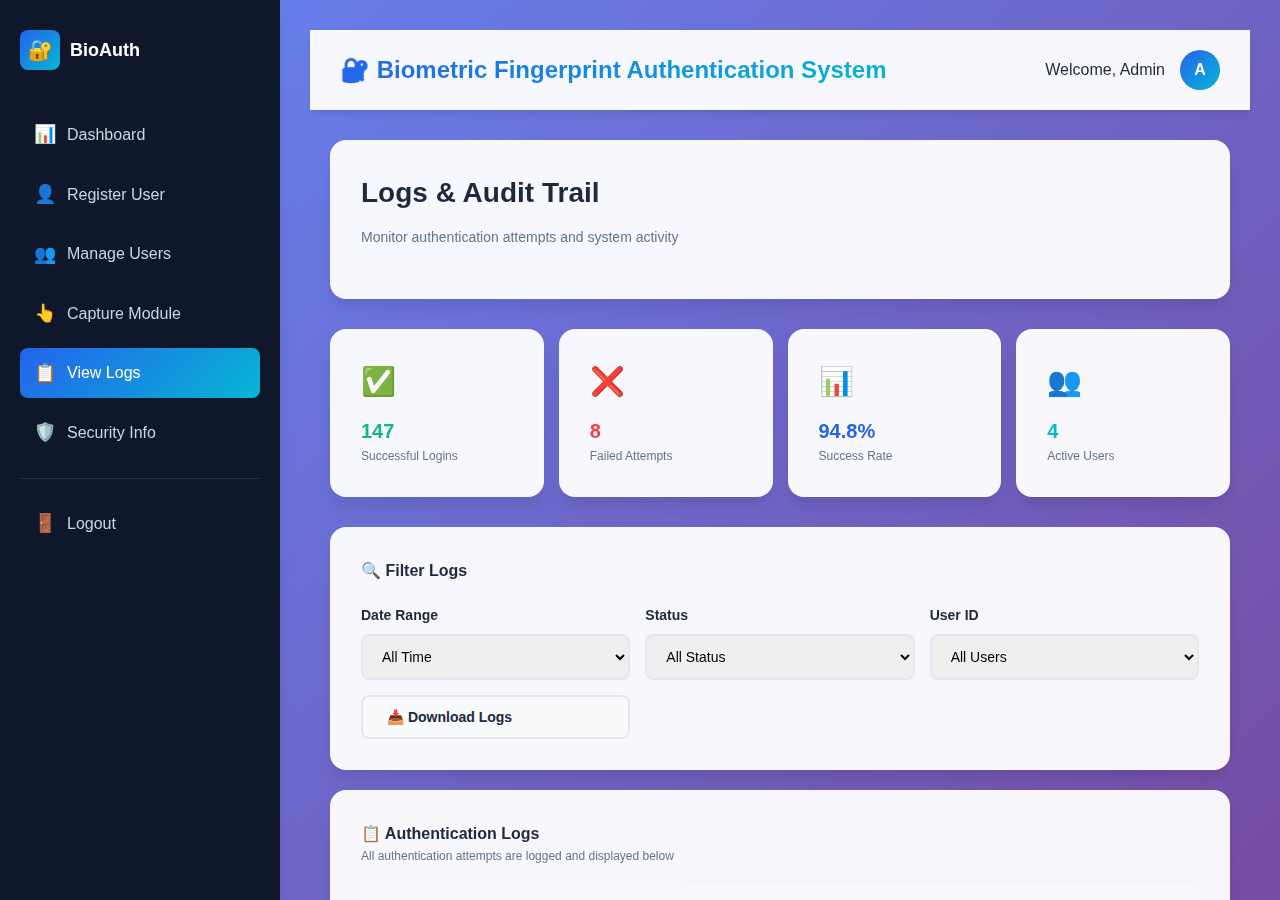
<file: frontend/logs.html>
<!DOCTYPE html>
<html lang="en">
<head>
  <meta charset="UTF-8">
  <meta name="viewport" content="width=device-width, initial-scale=1.0">
  <title>Logs & Audit - Biometric Authentication System</title>
  <link rel="stylesheet" href="css/styles.css">
</head>
<body id="logs-page">
  <div id="alert-container" style="position: fixed; top: 20px; right: 20px; z-index: 9999;"></div>

  <div class="wrapper">
    <!-- Sidebar Navigation -->
    <aside class="sidebar">
      <div class="sidebar-header">
        <div class="logo-icon">🔐</div>
        <div class="logo-text">BioAuth</div>
      </div>
      <ul class="nav-menu">
        <li><a href="dashboard.html"><span class="nav-icon">📊</span>Dashboard</a></li>
        <li><a href="register.html"><span class="nav-icon">👤</span>Register User</a></li>
        <li><a href="users.html"><span class="nav-icon">👥</span>Manage Users</a></li>
        <li><a href="capture.html"><span class="nav-icon">👆</span>Capture Module</a></li>
        <li><a href="logs.html" class="active"><span class="nav-icon">📋</span>View Logs</a></li>
        <li><a href="security.html"><span class="nav-icon">🛡️</span>Security Info</a></li>
        <li style="border-top: 1px solid rgba(255, 255, 255, 0.1); margin-top: 20px; padding-top: 20px;">
          <a id="logout-btn" href="#"><span class="nav-icon">🚪</span>Logout</a>
        </li>
      </ul>
    </aside>

    <!-- Main Content -->
    <main class="main-content">
      <!-- Navbar -->
      <nav class="navbar">
        <div class="navbar-logo">🔐 Biometric Fingerprint Authentication System</div>
        <div class="navbar-user">
          <span>Welcome, Admin</span>
          <div class="user-avatar">A</div>
        </div>
      </nav>

      <!-- Page Content -->
      <div class="container" style="margin-top: 30px;">
        <!-- Header -->
        <div class="card mb-30">
          <h2 class="card-title">Logs & Audit Trail</h2>
          <p class="card-subtitle">Monitor authentication attempts and system activity</p>
        </div>

        <!-- Statistics Cards -->
        <div style="display: grid; grid-template-columns: repeat(auto-fit, minmax(180px, 1fr)); gap: 15px; margin-bottom: 30px;">
          <div class="card">
            <div style="font-size: 28px; margin-bottom: 10px;">✅</div>
            <div style="font-size: 20px; font-weight: bold; color: var(--success-color);">147</div>
            <div style="font-size: 12px; color: var(--text-secondary);">Successful Logins</div>
          </div>
          <div class="card">
            <div style="font-size: 28px; margin-bottom: 10px;">❌</div>
            <div style="font-size: 20px; font-weight: bold; color: var(--danger-color);">8</div>
            <div style="font-size: 12px; color: var(--text-secondary);">Failed Attempts</div>
          </div>
          <div class="card">
            <div style="font-size: 28px; margin-bottom: 10px;">📊</div>
            <div style="font-size: 20px; font-weight: bold; color: var(--primary-color);">94.8%</div>
            <div style="font-size: 12px; color: var(--text-secondary);">Success Rate</div>
          </div>
          <div class="card">
            <div style="font-size: 28px; margin-bottom: 10px;">👥</div>
            <div style="font-size: 20px; font-weight: bold; color: var(--secondary-color);">4</div>
            <div style="font-size: 12px; color: var(--text-secondary);">Active Users</div>
          </div>
        </div>

        <!-- Filters -->
        <div class="card" style="margin-bottom: 20px;">
          <h3 style="margin-bottom: 20px; font-size: 16px;">🔍 Filter Logs</h3>
          <div style="display: grid; grid-template-columns: repeat(auto-fit, minmax(200px, 1fr)); gap: 15px;">
            <div style="display: flex; flex-direction: column;">
              <label class="form-label">Date Range</label>
              <select class="form-select" id="log-date-filter">
                <option value="all">All Time</option>
                <option value="today">Today</option>
                <option value="week">Last 7 Days</option>
                <option value="month">Last 30 Days</option>
              </select>
            </div>
            <div style="display: flex; flex-direction: column;">
              <label class="form-label">Status</label>
              <select class="form-select" id="log-status-filter">
                <option value="all">All Status</option>
                <option value="Success">Success</option>
                <option value="Failed">Failed</option>
              </select>
            </div>
            <div style="display: flex; flex-direction: column;">
              <label class="form-label">User ID</label>
              <select class="form-select" id="log-user-filter">
                <option value="all">All Users</option>
                <option value="USR001">USR001 - John Doe</option>
                <option value="USR002">USR002 - Jane Smith</option>
                <option value="USR003">USR003 - Mike Johnson</option>
                <option value="USR004">USR004 - Sarah Williams</option>
              </select>
            </div>
            <div style="display: flex; flex-direction: column; justify-content: flex-end;">
              <button class="btn btn-secondary" id="download-logs-btn">
                📥 Download Logs
              </button>
            </div>
          </div>
        </div>

        <!-- Logs Table -->
        <div class="card">
          <div style="margin-bottom: 20px;">
            <h3 style="font-size: 16px;">📋 Authentication Logs</h3>
            <p style="font-size: 12px; color: var(--text-secondary);">All authentication attempts are logged and displayed below</p>
          </div>

          <div class="table-container">
            <table class="table" id="logs-table">
              <thead>
                <tr>
                  <th>Timestamp</th>
                  <th>User ID</th>
                  <th>Status</th>
                  <th>Message</th>
                </tr>
              </thead>
              <tbody>
                <!-- Populated by JavaScript -->
              </tbody>
            </table>
          </div>
        </div>

        <!-- Export Options -->
        <div class="card" style="margin-top: 20px; margin-bottom: 30px;">
          <h3 style="margin-bottom: 15px; font-size: 16px;">📤 Export Options</h3>
          <div style="display: flex; gap: 10px; flex-wrap: wrap;">
            <button class="btn btn-secondary" onclick="LogsPage.downloadLogs()">
              📄 Export as CSV
            </button>
            <button class="btn btn-secondary" onclick="alert('PDF export feature')">
              📕 Export as PDF
            </button>
            <button class="btn btn-secondary" onclick="alert('Email report feature')">
              ✉️ Email Report
            </button>
            <button class="btn btn-secondary" onclick="alert('Archive feature')">
              📦 Archive Logs
            </button>
          </div>
        </div>

        <!-- Log Details -->
        <div class="card" style="margin-bottom: 30px;">
          <h3 style="margin-bottom: 15px; font-size: 16px;">ℹ️ Log Information</h3>
          <div style="background: var(--light-bg); padding: 15px; border-radius: 8px; font-size: 13px; color: var(--text-secondary); line-height: 1.8;">
            <p><strong>Retention Policy:</strong> Logs are retained for 90 days and then archived.</p>
            <p><strong>Update Frequency:</strong> Logs are updated in real-time.</p>
            <p><strong>Accessibility:</strong> Only administrators can view and export logs.</p>
            <p><strong>Encryption:</strong> All logs are encrypted and stored securely.</p>
          </div>
        </div>
      </div>
    </main>
  </div>

  <script src="js/main.js"></script>
</body>
</html>
</file>
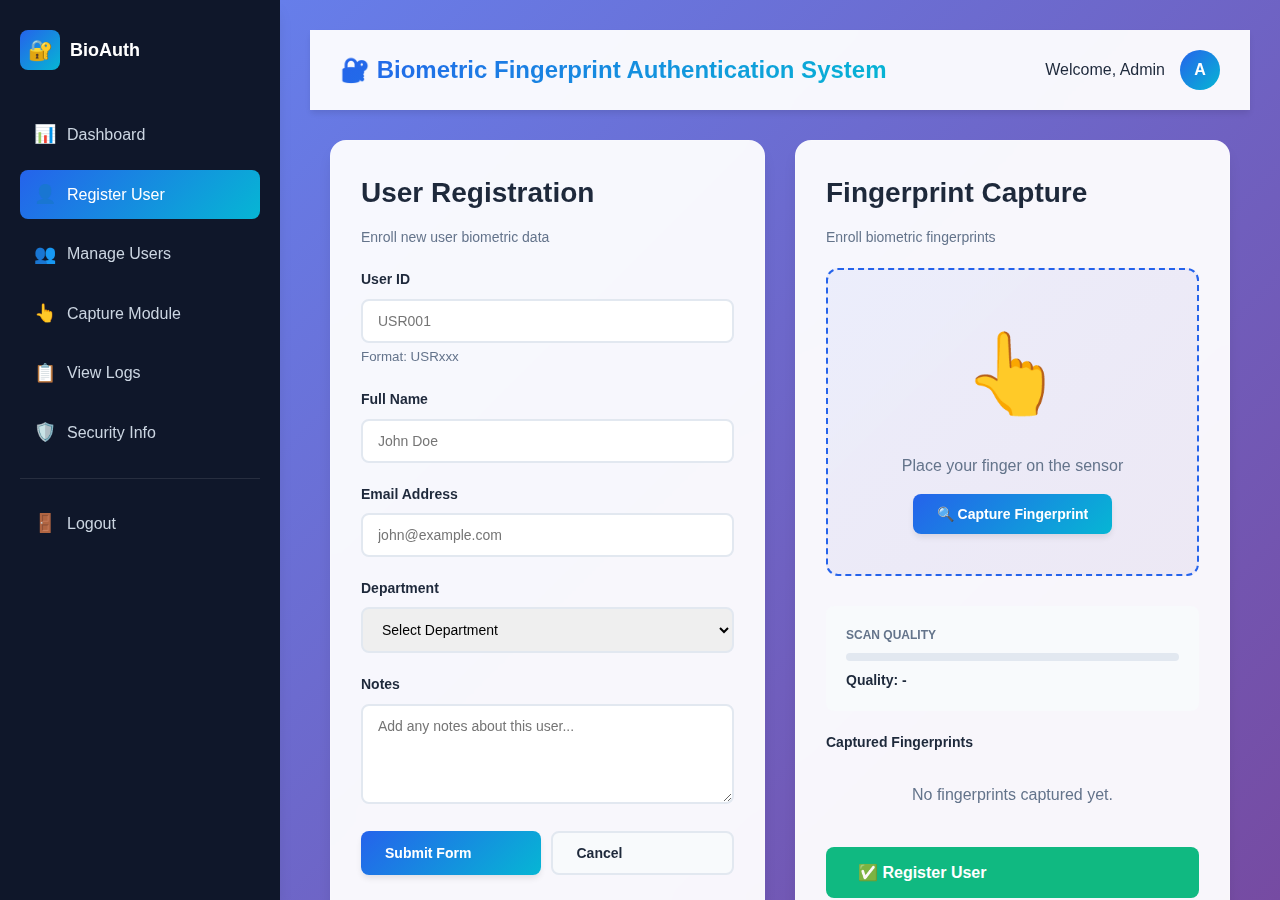
<file: frontend/register.html>
<!DOCTYPE html>
<html lang="en">
<head>
  <meta charset="UTF-8">
  <meta name="viewport" content="width=device-width, initial-scale=1.0">
  <title>Register User - Biometric Authentication System</title>
  <link rel="stylesheet" href="css/styles.css">
</head>
<body id="registration-page">
  <div id="alert-container" style="position: fixed; top: 20px; right: 20px; z-index: 9999;"></div>

  <div class="wrapper">
    <!-- Sidebar Navigation -->
    <aside class="sidebar">
      <div class="sidebar-header">
        <div class="logo-icon">🔐</div>
        <div class="logo-text">BioAuth</div>
      </div>
      <ul class="nav-menu">
        <li><a href="dashboard.html"><span class="nav-icon">📊</span>Dashboard</a></li>
        <li><a href="register.html" class="active"><span class="nav-icon">👤</span>Register User</a></li>
        <li><a href="users.html"><span class="nav-icon">👥</span>Manage Users</a></li>
        <li><a href="capture.html"><span class="nav-icon">👆</span>Capture Module</a></li>
        <li><a href="logs.html"><span class="nav-icon">📋</span>View Logs</a></li>
        <li><a href="security.html"><span class="nav-icon">🛡️</span>Security Info</a></li>
        <li style="border-top: 1px solid rgba(255, 255, 255, 0.1); margin-top: 20px; padding-top: 20px;">
          <a id="logout-btn" href="#"><span class="nav-icon">🚪</span>Logout</a>
        </li>
      </ul>
    </aside>

    <!-- Main Content -->
    <main class="main-content">
      <!-- Navbar -->
      <nav class="navbar">
        <div class="navbar-logo">🔐 Biometric Fingerprint Authentication System</div>
        <div class="navbar-user">
          <span>Welcome, Admin</span>
          <div class="user-avatar">A</div>
        </div>
      </nav>

      <!-- Page Content -->
      <div class="container" style="margin-top: 30px;">
        <div style="display: grid; grid-template-columns: 1fr 1fr; gap: 30px; max-width: 1000px;">
          <!-- Left: Form -->
          <div class="card">
            <h2 class="card-title">User Registration</h2>
            <p class="card-subtitle">Enroll new user biometric data</p>

            <form id="registration-form">
              <div class="form-group">
                <label class="form-label">User ID</label>
                <input type="text" class="form-input" id="user-id" placeholder="USR001" required>
                <small style="color: var(--text-secondary);">Format: USRxxx</small>
              </div>

              <div class="form-group">
                <label class="form-label">Full Name</label>
                <input type="text" class="form-input" id="user-name" placeholder="John Doe" required>
              </div>

              <div class="form-group">
                <label class="form-label">Email Address</label>
                <input type="email" class="form-input" id="user-email" placeholder="john@example.com" required>
              </div>

              <div class="form-group">
                <label class="form-label">Department</label>
                <select class="form-select" id="user-department">
                  <option value="">Select Department</option>
                  <option value="IT">IT</option>
                  <option value="HR">HR</option>
                  <option value="Finance">Finance</option>
                  <option value="Operations">Operations</option>
                </select>
              </div>

              <div class="form-group">
                <label class="form-label">Notes</label>
                <textarea class="form-textarea" id="user-notes" placeholder="Add any notes about this user..."></textarea>
              </div>

              <div style="display: flex; gap: 10px;">
                <button type="submit" class="btn btn-primary" style="flex: 1;">Submit Form</button>
                <button type="button" class="btn btn-secondary" onclick="RegistrationPage.cancel()" style="flex: 1;">Cancel</button>
              </div>
            </form>
          </div>

          <!-- Right: Biometric Capture -->
          <div class="card">
            <h2 class="card-title">Fingerprint Capture</h2>
            <p class="card-subtitle">Enroll biometric fingerprints</p>

            <!-- Fingerprint Scanner -->
            <div style="background: linear-gradient(135deg, #667eea15, #764ba215); border-radius: 12px; padding: 40px 20px; text-align: center; margin-bottom: 20px; border: 2px dashed var(--primary-color);">
              <div style="font-size: 80px; margin-bottom: 15px;">👆</div>
              <p style="color: var(--text-secondary); margin-bottom: 15px;">Place your finger on the sensor</p>
              <button type="button" class="btn btn-primary" id="capture-btn" onclick="RegistrationPage.captureFingerprint()">
                🔍 Capture Fingerprint
              </button>
            </div>

            <!-- Quality Indicator -->
            <div class="quality-indicator">
              <div class="quality-label">Scan Quality</div>
              <div class="quality-bar">
                <div class="quality-fill" id="quality-fill"></div>
              </div>
              <div class="quality-text" id="quality-text">Quality: -</div>
            </div>

            <!-- Captured Fingerprints List -->
            <div style="margin-top: 20px;">
              <label class="form-label">Captured Fingerprints</label>
              <div id="fingerprint-list" style="max-height: 300px; overflow-y: auto;">
                <p style="color: var(--text-secondary); text-align: center; padding: 20px;">No fingerprints captured yet.</p>
              </div>
            </div>

            <!-- Register Button -->
            <button type="button" class="btn btn-success btn-lg" id="register-btn" onclick="RegistrationPage.registerUser()" style="width: 100%; margin-top: 20px;">
              ✅ Register User
            </button>
          </div>
        </div>
      </div>
    </main>
  </div>

  <!-- Registration Success Modal -->
  <div id="registration-success-modal" class="modal">
    <div class="modal-content">
      <div class="modal-body">
        <div class="modal-icon" style="color: var(--success-color);">✅</div>
        <div class="modal-message">Registration Successful!</div>
        <div class="modal-submessage">The user has been successfully registered with biometric data.</div>
      </div>
      <div class="modal-footer">
        <button type="button" class="btn btn-primary" style="flex: 1;" onclick="UI.closeModal('registration-success-modal'); RegistrationPage.cancel();">
          Done
        </button>
      </div>
    </div>
  </div>

  <script src="js/main.js"></script>
</body>
</html>
</file>
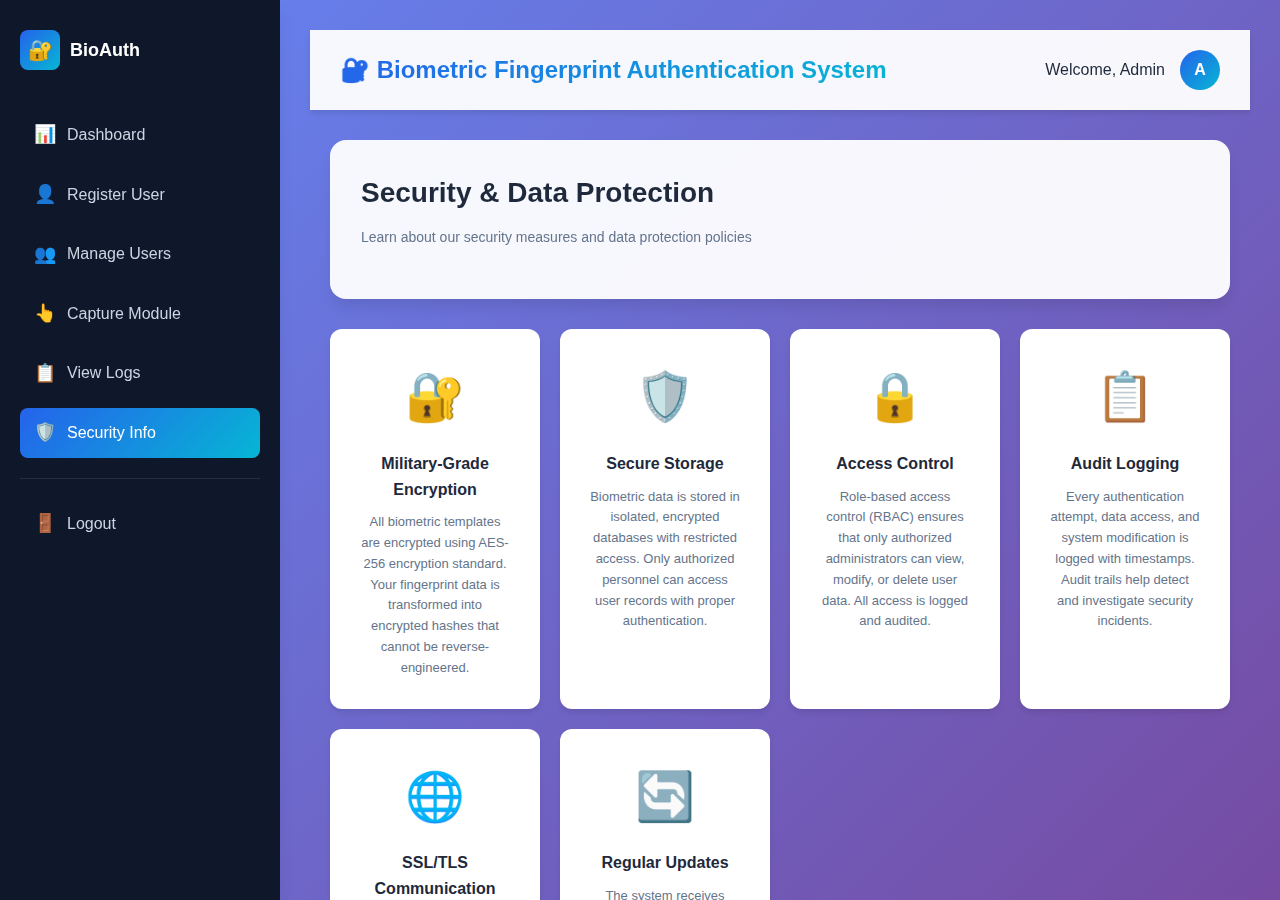
<file: frontend/security.html>
<!DOCTYPE html>
<html lang="en">
<head>
  <meta charset="UTF-8">
  <meta name="viewport" content="width=device-width, initial-scale=1.0">
  <title>Security Info - Biometric Authentication System</title>
  <link rel="stylesheet" href="css/styles.css">
</head>
<body id="security-page">
  <div id="alert-container" style="position: fixed; top: 20px; right: 20px; z-index: 9999;"></div>

  <div class="wrapper">
    <!-- Sidebar Navigation -->
    <aside class="sidebar">
      <div class="sidebar-header">
        <div class="logo-icon">🔐</div>
        <div class="logo-text">BioAuth</div>
      </div>
      <ul class="nav-menu">
        <li><a href="dashboard.html"><span class="nav-icon">📊</span>Dashboard</a></li>
        <li><a href="register.html"><span class="nav-icon">👤</span>Register User</a></li>
        <li><a href="users.html"><span class="nav-icon">👥</span>Manage Users</a></li>
        <li><a href="capture.html"><span class="nav-icon">👆</span>Capture Module</a></li>
        <li><a href="logs.html"><span class="nav-icon">📋</span>View Logs</a></li>
        <li><a href="security.html" class="active"><span class="nav-icon">🛡️</span>Security Info</a></li>
        <li style="border-top: 1px solid rgba(255, 255, 255, 0.1); margin-top: 20px; padding-top: 20px;">
          <a id="logout-btn" href="#"><span class="nav-icon">🚪</span>Logout</a>
        </li>
      </ul>
    </aside>

    <!-- Main Content -->
    <main class="main-content">
      <!-- Navbar -->
      <nav class="navbar">
        <div class="navbar-logo">🔐 Biometric Fingerprint Authentication System</div>
        <div class="navbar-user">
          <span>Welcome, Admin</span>
          <div class="user-avatar">A</div>
        </div>
      </nav>

      <!-- Page Content -->
      <div class="container" style="margin-top: 30px;">
        <!-- Header -->
        <div class="card mb-30">
          <h2 class="card-title">Security & Data Protection</h2>
          <p class="card-subtitle">Learn about our security measures and data protection policies</p>
        </div>

        <!-- Main Security Features -->
        <div class="security-grid">
          <div class="security-item">
            <div class="security-icon">🔐</div>
            <div class="security-title">Military-Grade Encryption</div>
            <div class="security-desc">
              All biometric templates are encrypted using AES-256 encryption standard. Your fingerprint data is transformed into encrypted hashes that cannot be reverse-engineered.
            </div>
          </div>

          <div class="security-item">
            <div class="security-icon">🛡️</div>
            <div class="security-title">Secure Storage</div>
            <div class="security-desc">
              Biometric data is stored in isolated, encrypted databases with restricted access. Only authorized personnel can access user records with proper authentication.
            </div>
          </div>

          <div class="security-item">
            <div class="security-icon">🔒</div>
            <div class="security-title">Access Control</div>
            <div class="security-desc">
              Role-based access control (RBAC) ensures that only authorized administrators can view, modify, or delete user data. All access is logged and audited.
            </div>
          </div>

          <div class="security-item">
            <div class="security-icon">📋</div>
            <div class="security-title">Audit Logging</div>
            <div class="security-desc">
              Every authentication attempt, data access, and system modification is logged with timestamps. Audit trails help detect and investigate security incidents.
            </div>
          </div>

          <div class="security-item">
            <div class="security-icon">🌐</div>
            <div class="security-title">SSL/TLS Communication</div>
            <div class="security-desc">
              All data transmitted between client and server is encrypted using SSL/TLS protocols. Man-in-the-middle attacks are prevented through certificate validation.
            </div>
          </div>

          <div class="security-item">
            <div class="security-icon">🔄</div>
            <div class="security-title">Regular Updates</div>
            <div class="security-desc">
              The system receives regular security updates and patches. Vulnerability assessments are conducted periodically to identify and fix potential weaknesses.
            </div>
          </div>
        </div>

        <!-- Detailed Security Information -->
        <div class="card" style="margin-top: 30px; margin-bottom: 30px;">
          <h3 style="margin-bottom: 20px; font-size: 20px;">🔐 Encryption & Data Protection</h3>

          <div style="display: grid; grid-template-columns: 1fr 1fr; gap: 20px;">
            <div>
              <h4 style="margin-bottom: 15px; font-weight: 600; color: var(--text-primary);">Biometric Template Encryption</h4>
              <ul style="list-style: none; font-size: 13px; color: var(--text-secondary); line-height: 2;">
                <li>✅ AES-256 encryption for stored templates</li>
                <li>✅ SHA-256 hashing for fingerprint patterns</li>
                <li>✅ Salt-based authentication tokens</li>
                <li>✅ Zero-knowledge proof implementation</li>
                <li>✅ Template rotation every 90 days</li>
                <li>✅ Secure deletion of temporary files</li>
              </ul>
            </div>

            <div>
              <h4 style="margin-bottom: 15px; font-weight: 600; color: var(--text-primary);">Data Protection Measures</h4>
              <ul style="list-style: none; font-size: 13px; color: var(--text-secondary); line-height: 2;">
                <li>✅ Database-level encryption at rest</li>
                <li>✅ End-to-end encryption in transit</li>
                <li>✅ Backup encryption and secure storage</li>
                <li>✅ GDPR compliant data handling</li>
                <li>✅ Data anonymization for analytics</li>
                <li>✅ Automatic data retention cleanup</li>
              </ul>
            </div>
          </div>
        </div>

        <!-- Compliance & Standards -->
        <div class="card" style="margin-bottom: 30px;">
          <h3 style="margin-bottom: 20px; font-size: 20px;">📜 Compliance & Standards</h3>

          <div style="display: grid; grid-template-columns: repeat(auto-fit, minmax(200px, 1fr)); gap: 15px;">
            <div style="padding: 20px; background: var(--light-bg); border-radius: 8px; border-left: 4px solid var(--primary-color);">
              <div style="font-weight: 600; color: var(--primary-color); margin-bottom: 5px;">ISO 27001</div>
              <div style="font-size: 12px; color: var(--text-secondary);">Information Security Management</div>
            </div>

            <div style="padding: 20px; background: var(--light-bg); border-radius: 8px; border-left: 4px solid var(--secondary-color);">
              <div style="font-weight: 600; color: var(--secondary-color); margin-bottom: 5px;">GDPR Compliant</div>
              <div style="font-size: 12px; color: var(--text-secondary);">EU Data Protection Regulation</div>
            </div>

            <div style="padding: 20px; background: var(--light-bg); border-radius: 8px; border-left: 4px solid var(--success-color);">
              <div style="font-weight: 600; color: var(--success-color); margin-bottom: 5px;">SOC 2 Type II</div>
              <div style="font-size: 12px; color: var(--text-secondary);">Security Compliance Audit</div>
            </div>

            <div style="padding: 20px; background: var(--light-bg); border-radius: 8px; border-left: 4px solid var(--warning-color);">
              <div style="font-weight: 600; color: var(--warning-color); margin-bottom: 5px;">HIPAA Ready</div>
              <div style="font-size: 12px; color: var(--text-secondary);">Healthcare Data Protection</div>
            </div>

            <div style="padding: 20px; background: var(--light-bg); border-radius: 8px; border-left: 4px solid var(--danger-color);">
              <div style="font-weight: 600; color: var(--danger-color); margin-bottom: 5px;">NIST Framework</div>
              <div style="font-size: 12px; color: var(--text-secondary);">Cybersecurity Guidelines</div>
            </div>

            <div style="padding: 20px; background: var(--light-bg); border-radius: 8px; border-left: 4px solid var(--primary-color);">
              <div style="font-weight: 600; color: var(--primary-color); margin-bottom: 5px;">FIPS 140-2</div>
              <div style="font-size: 12px; color: var(--text-secondary);">Cryptographic Module Standard</div>
            </div>
          </div>
        </div>

        <!-- Security Best Practices -->
        <div class="card" style="margin-bottom: 30px;">
          <h3 style="margin-bottom: 20px; font-size: 20px;">💡 Security Best Practices</h3>

          <div style="display: grid; grid-template-columns: 1fr 1fr; gap: 20px;">
            <div>
              <h4 style="margin-bottom: 15px; font-weight: 600; color: var(--text-primary);">For Users</h4>
              <ul style="list-style: disc; margin-left: 20px; font-size: 13px; color: var(--text-secondary); line-height: 1.8;">
                <li>Keep your authentication credentials confidential</li>
                <li>Use clean, dry fingers for biometric scanning</li>
                <li>Report lost or stolen devices immediately</li>
                <li>Log out after each session</li>
                <li>Update your password regularly</li>
                <li>Enable two-factor authentication if available</li>
              </ul>
            </div>

            <div>
              <h4 style="margin-bottom: 15px; font-weight: 600; color: var(--text-primary);">For Administrators</h4>
              <ul style="list-style: disc; margin-left: 20px; font-size: 13px; color: var(--text-secondary); line-height: 1.8;">
                <li>Monitor access logs regularly</li>
                <li>Review and update user permissions periodically</li>
                <li>Maintain database backups offline</li>
                <li>Test disaster recovery procedures</li>
                <li>Conduct security awareness training</li>
                <li>Implement network segmentation</li>
              </ul>
            </div>
          </div>
        </div>

        <!-- Incident Response -->
        <div class="card" style="margin-bottom: 30px;">
          <h3 style="margin-bottom: 20px; font-size: 20px;">🚨 Incident Response</h3>

          <div style="background: rgba(239, 68, 68, 0.1); border-left: 4px solid var(--danger-color); padding: 20px; border-radius: 8px; margin-bottom: 20px;">
            <h4 style="margin-bottom: 10px; color: var(--danger-color);">If You Suspect a Security Breach:</h4>
            <ol style="list-style: decimal; margin-left: 20px; font-size: 13px; color: var(--text-secondary); line-height: 1.8;">
              <li>Immediately disconnect the affected system from the network</li>
              <li>Contact the IT Security team: security@bioauth.com</li>
              <li>Do not shut down the system - preserve evidence</li>
              <li>Document timeline and suspicious activities</li>
              <li>Change all passwords on other systems</li>
              <li>Monitor for unauthorized access attempts</li>
            </ol>
          </div>

          <div style="display: grid; grid-template-columns: 1fr 1fr; gap: 15px;">
            <button class="btn btn-secondary" style="width: 100%; justify-content: center;">
              🔔 Report Security Issue
            </button>
            <button class="btn btn-secondary" style="width: 100%; justify-content: center;">
              📞 Emergency Hotline: 1-800-BIO-AUTH
            </button>
          </div>
        </div>

        <!-- Certificate Information -->
        <div class="card" style="margin-bottom: 30px;">
          <h3 style="margin-bottom: 20px; font-size: 20px;">📜 Certificate Information</h3>

          <div style="display: grid; grid-template-columns: 1fr 1fr; gap: 20px;">
            <div style="padding: 15px; background: var(--light-bg); border-radius: 8px;">
              <div style="font-size: 12px; font-weight: 600; color: var(--text-secondary); text-transform: uppercase; margin-bottom: 10px;">SSL Certificate</div>
              <div style="font-size: 13px; color: var(--text-primary); line-height: 1.8;">
                <p><strong>Issuer:</strong> DigiCert Global Root CA</p>
                <p><strong>Valid Until:</strong> Dec 31, 2025</p>
                <p><strong>Algorithm:</strong> SHA-256 with RSA</p>
              </div>
            </div>

            <div style="padding: 15px; background: var(--light-bg); border-radius: 8px;">
              <div style="font-size: 12px; font-weight: 600; color: var(--text-secondary); text-transform: uppercase; margin-bottom: 10px;">Last Security Audit</div>
              <div style="font-size: 13px; color: var(--text-primary); line-height: 1.8;">
                <p><strong>Date:</strong> November 15, 2024</p>
                <p><strong>Result:</strong> ✅ Passed</p>
                <p><strong>Next Audit:</strong> November 15, 2025</p>
              </div>
            </div>
          </div>
        </div>

        <!-- FAQ Section -->
        <div class="card" style="margin-bottom: 30px;">
          <h3 style="margin-bottom: 20px; font-size: 20px;">❓ Frequently Asked Questions</h3>

          <div style="display: grid; gap: 15px;">
            <div style="padding: 15px; background: var(--light-bg); border-radius: 8px;">
              <div style="font-weight: 600; color: var(--text-primary); margin-bottom: 8px;">Is my fingerprint data stored permanently?</div>
              <div style="font-size: 13px; color: var(--text-secondary);">No, fingerprint templates are encrypted and automatically deleted after 90 days of inactivity. You can request immediate deletion at any time.</div>
            </div>

            <div style="padding: 15px; background: var(--light-bg); border-radius: 8px;">
              <div style="font-weight: 600; color: var(--text-primary); margin-bottom: 8px;">Can my fingerprint be compromised?</div>
              <div style="font-size: 13px; color: var(--text-secondary);">Our system uses encrypted templates that cannot be reverse-engineered to recreate the original fingerprint. Even if the database is breached, the data remains secure.</div>
            </div>

            <div style="padding: 15px; background: var(--light-bg); border-radius: 8px;">
              <div style="font-weight: 600; color: var(--text-primary); margin-bottom: 8px;">Who has access to my biometric data?</div>
              <div style="font-size: 13px; color: var(--text-secondary);">Only authorized administrators with proper authentication can access biometric data. All access is logged and monitored for suspicious activity.</div>
            </div>

            <div style="padding: 15px; background: var(--light-bg); border-radius: 8px;">
              <div style="font-weight: 600; color: var(--text-primary); margin-bottom: 8px;">What if I forget my password?</div>
              <div style="font-size: 13px; color: var(--text-secondary);">You can reset your password using your biometric authentication or by contacting the administrator. A security question verification may be required.</div>
            </div>
          </div>
        </div>

        <!-- Footer -->
        <div style="text-align: center; padding: 20px; background: var(--light-bg); border-radius: 8px; margin-bottom: 30px;">
          <p style="color: var(--text-secondary); font-size: 12px;">
            <strong>Last Updated:</strong> December 8, 2024
          </p>
          <p style="color: var(--text-secondary); font-size: 12px;">
            For more information, visit our <a href="#" style="color: var(--primary-color); text-decoration: none;"><strong>Privacy Policy</strong></a> or <a href="#" style="color: var(--primary-color); text-decoration: none;"><strong>Terms of Service</strong></a>
          </p>
        </div>
      </div>
    </main>
  </div>

  <script src="js/main.js"></script>
</body>
</html>
</file>
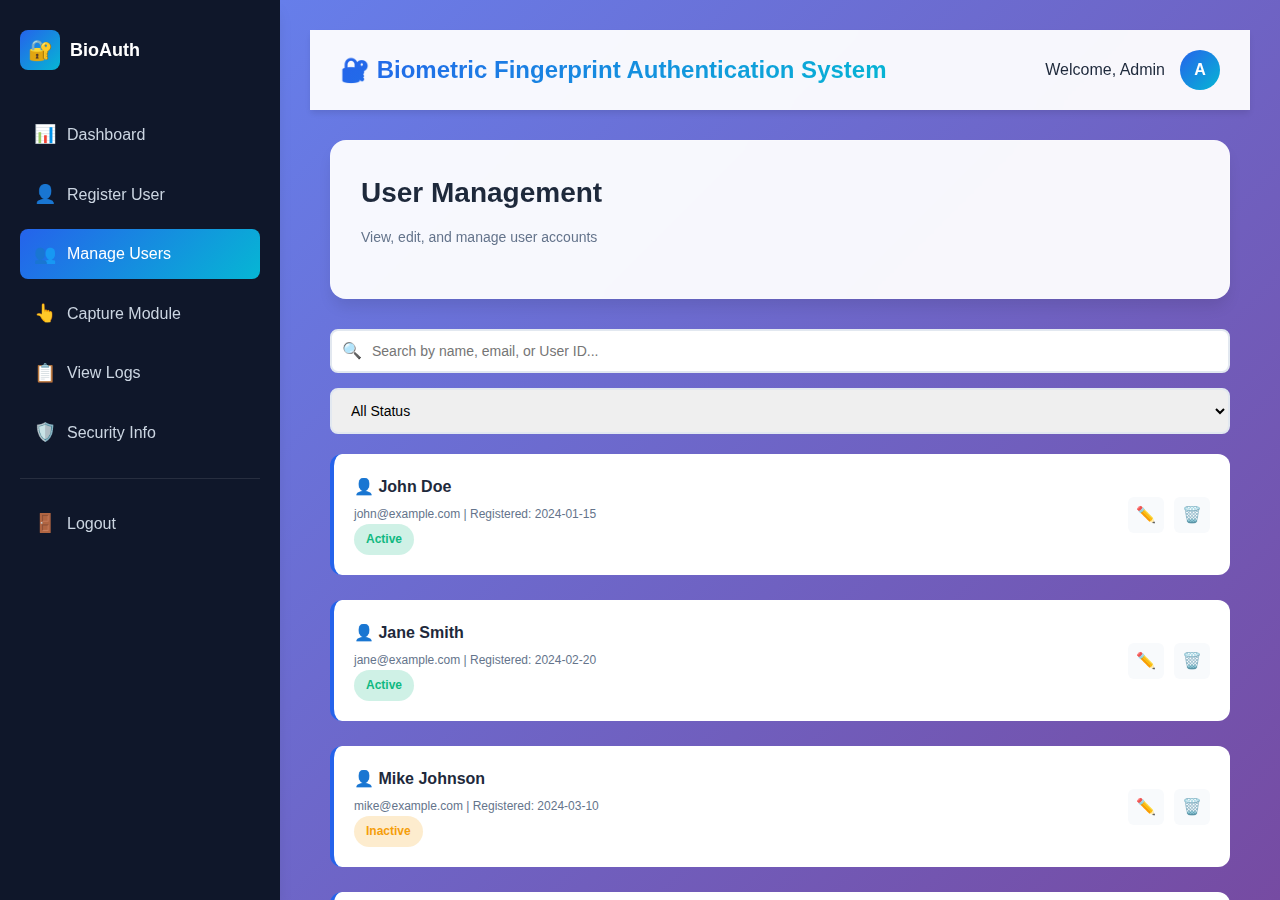
<file: frontend/users.html>
<!DOCTYPE html>
<html lang="en">
<head>
  <meta charset="UTF-8">
  <meta name="viewport" content="width=device-width, initial-scale=1.0">
  <title>Manage Users - Biometric Authentication System</title>
  <link rel="stylesheet" href="css/styles.css">
</head>
<body id="user-management-page">
  <div id="alert-container" style="position: fixed; top: 20px; right: 20px; z-index: 9999;"></div>

  <div class="wrapper">
    <!-- Sidebar Navigation -->
    <aside class="sidebar">
      <div class="sidebar-header">
        <div class="logo-icon">🔐</div>
        <div class="logo-text">BioAuth</div>
      </div>
      <ul class="nav-menu">
        <li><a href="dashboard.html"><span class="nav-icon">📊</span>Dashboard</a></li>
        <li><a href="register.html"><span class="nav-icon">👤</span>Register User</a></li>
        <li><a href="users.html" class="active"><span class="nav-icon">👥</span>Manage Users</a></li>
        <li><a href="capture.html"><span class="nav-icon">👆</span>Capture Module</a></li>
        <li><a href="logs.html"><span class="nav-icon">📋</span>View Logs</a></li>
        <li><a href="security.html"><span class="nav-icon">🛡️</span>Security Info</a></li>
        <li style="border-top: 1px solid rgba(255, 255, 255, 0.1); margin-top: 20px; padding-top: 20px;">
          <a id="logout-btn" href="#"><span class="nav-icon">🚪</span>Logout</a>
        </li>
      </ul>
    </aside>

    <!-- Main Content -->
    <main class="main-content">
      <!-- Navbar -->
      <nav class="navbar">
        <div class="navbar-logo">🔐 Biometric Fingerprint Authentication System</div>
        <div class="navbar-user">
          <span>Welcome, Admin</span>
          <div class="user-avatar">A</div>
        </div>
      </nav>

      <!-- Page Content -->
      <div class="container" style="margin-top: 30px;">
        <!-- Header -->
        <div class="card mb-30">
          <h2 class="card-title">User Management</h2>
          <p class="card-subtitle">View, edit, and manage user accounts</p>
        </div>

        <!-- Filter & Search Bar -->
        <div class="filter-bar" style="margin-bottom: 20px;">
          <div class="search-box">
            <input 
              type="text" 
              id="search-users" 
              placeholder="Search by name, email, or User ID..."
            >
            <span class="search-icon">🔍</span>
          </div>
          <select class="form-select" id="status-filter" style="min-width: 150px;">
            <option value="all">All Status</option>
            <option value="Active">Active</option>
            <option value="Inactive">Inactive</option>
          </select>
        </div>

        <!-- Users List -->
        <div id="users-list" style="display: flex; flex-direction: column; gap: 10px;">
          <!-- Populated by JavaScript -->
        </div>

        <!-- Empty State Message (if no users) -->
        <div style="text-align: center; padding: 40px; color: var(--text-secondary);">
          <p style="font-size: 14px;">Users will appear here after being registered in the system.</p>
        </div>

        <!-- Statistics Card -->
        <div class="card" style="margin-top: 30px;">
          <h3 style="margin-bottom: 20px; font-size: 18px;">User Statistics</h3>
          <div style="display: grid; grid-template-columns: repeat(auto-fit, minmax(150px, 1fr)); gap: 20px;">
            <div style="text-align: center;">
              <div style="font-size: 32px; font-weight: bold; color: var(--primary-color);">4</div>
              <p style="color: var(--text-secondary); margin-top: 5px;">Total Users</p>
            </div>
            <div style="text-align: center;">
              <div style="font-size: 32px; font-weight: bold; color: var(--success-color);">3</div>
              <p style="color: var(--text-secondary); margin-top: 5px;">Active Users</p>
            </div>
            <div style="text-align: center;">
              <div style="font-size: 32px; font-weight: bold; color: var(--warning-color);">1</div>
              <p style="color: var(--text-secondary); margin-top: 5px;">Inactive Users</p>
            </div>
            <div style="text-align: center;">
              <div style="font-size: 32px; font-weight: bold; color: var(--secondary-color);">8</div>
              <p style="color: var(--text-secondary); margin-top: 5px;">Total Fingerprints</p>
            </div>
          </div>
        </div>

        <!-- Bulk Actions -->
        <div class="card" style="margin-top: 20px;">
          <h3 style="margin-bottom: 20px; font-size: 18px;">Bulk Actions</h3>
          <div style="display: flex; gap: 10px; flex-wrap: wrap;">
            <button class="btn btn-secondary">📥 Import Users</button>
            <button class="btn btn-secondary">📤 Export Users</button>
            <button class="btn btn-secondary">🔄 Sync Database</button>
            <button class="btn btn-warning" onclick="alert('Purge function would remove inactive users after 90 days')">🗑️ Purge Inactive</button>
          </div>
        </div>
      </div>
    </main>
  </div>

  <!-- User Detail Modal -->
  <div id="user-detail-modal" class="modal">
    <!-- Content populated by JavaScript -->
  </div>

  <script src="js/main.js"></script>
</body>
</html>
</file>
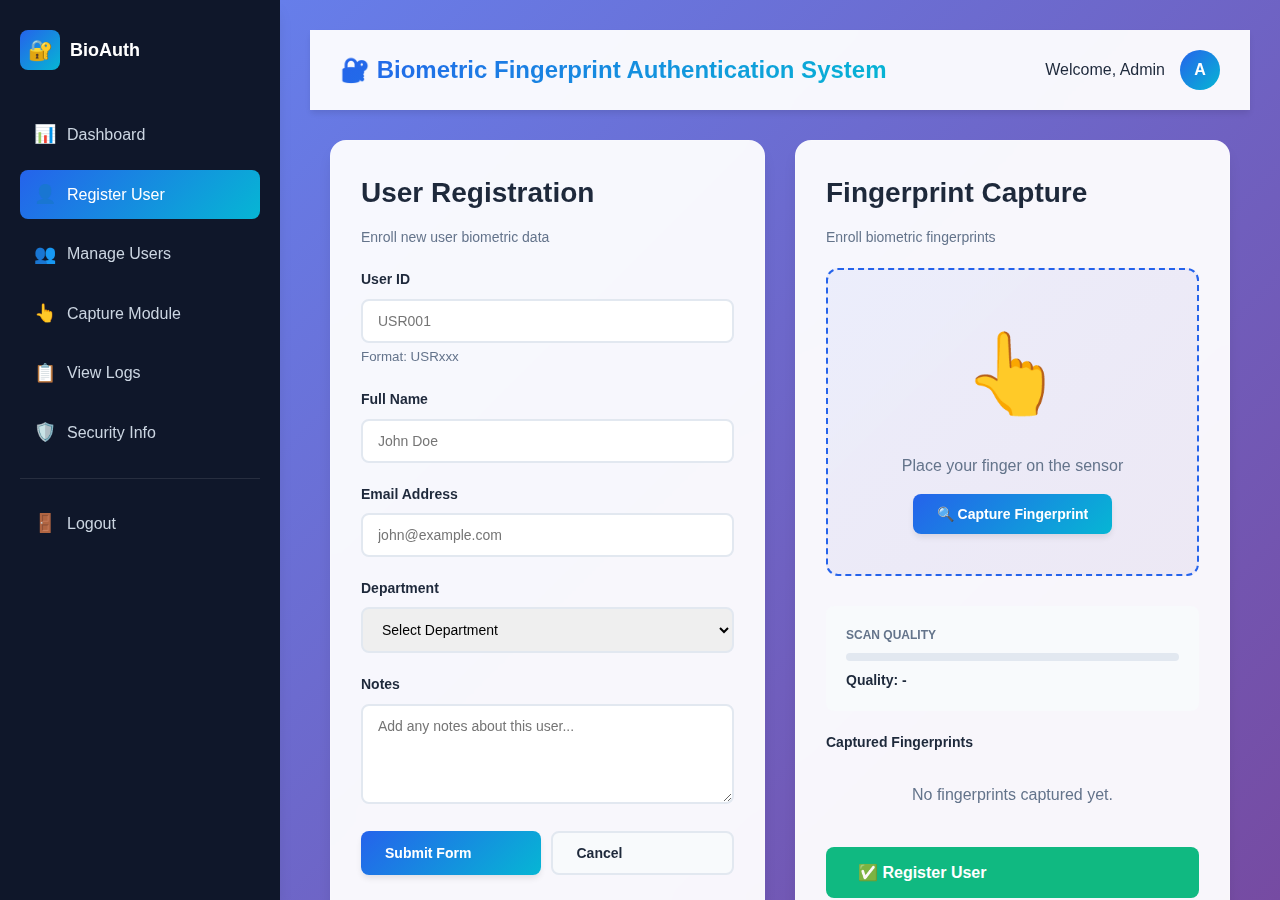
<file: Sample/frontend/register.html>
<!DOCTYPE html>
<html lang="en">
<head>
  <meta charset="UTF-8">
  <meta name="viewport" content="width=device-width, initial-scale=1.0">
  <title>Register User - Biometric Authentication System</title>
  <link rel="stylesheet" href="css/styles.css">
  <script src="js/fingerprint-scanner.js"></script>
</head>
<body id="registration-page">
  <div id="alert-container" style="position: fixed; top: 20px; right: 20px; z-index: 9999;"></div>

  <div class="wrapper">
    <!-- Sidebar Navigation -->
    <aside class="sidebar">
      <div class="sidebar-header">
        <div class="logo-icon">🔐</div>
        <div class="logo-text">BioAuth</div>
      </div>
      <ul class="nav-menu">
        <li><a href="dashboard.html"><span class="nav-icon">📊</span>Dashboard</a></li>
        <li><a href="register.html" class="active"><span class="nav-icon">👤</span>Register User</a></li>
        <li><a href="users.html"><span class="nav-icon">👥</span>Manage Users</a></li>
        <li><a href="capture.html"><span class="nav-icon">👆</span>Capture Module</a></li>
        <li><a href="logs.html"><span class="nav-icon">📋</span>View Logs</a></li>
        <li><a href="security.html"><span class="nav-icon">🛡️</span>Security Info</a></li>
        <li style="border-top: 1px solid rgba(255, 255, 255, 0.1); margin-top: 20px; padding-top: 20px;">
          <a id="logout-btn" href="#"><span class="nav-icon">🚪</span>Logout</a>
        </li>
      </ul>
    </aside>

    <!-- Main Content -->
    <main class="main-content">
      <!-- Navbar -->
      <nav class="navbar">
        <div class="navbar-logo">🔐 Biometric Fingerprint Authentication System</div>
        <div class="navbar-user">
          <span>Welcome, Admin</span>
          <div class="user-avatar">A</div>
        </div>
      </nav>

      <!-- Page Content -->
      <div class="container" style="margin-top: 30px;">
        <div style="display: grid; grid-template-columns: 1fr 1fr; gap: 30px; max-width: 1000px;">
          <!-- Left: Form -->
          <div class="card">
            <h2 class="card-title">User Registration</h2>
            <p class="card-subtitle">Enroll new user biometric data</p>

            <form id="registration-form">
              <div class="form-group">
                <label class="form-label">User ID</label>
                <input type="text" class="form-input" id="user-id" placeholder="USR001" required>
                <small style="color: var(--text-secondary);">Format: USRxxx</small>
              </div>

              <div class="form-group">
                <label class="form-label">Full Name</label>
                <input type="text" class="form-input" id="user-name" placeholder="John Doe" required>
              </div>

              <div class="form-group">
                <label class="form-label">Email Address</label>
                <input type="email" class="form-input" id="user-email" placeholder="john@example.com" required>
              </div>

              <div class="form-group">
                <label class="form-label">Department</label>
                <select class="form-select" id="user-department">
                  <option value="">Select Department</option>
                  <option value="IT">IT</option>
                  <option value="HR">HR</option>
                  <option value="Finance">Finance</option>
                  <option value="Operations">Operations</option>
                </select>
              </div>

              <div class="form-group">
                <label class="form-label">Notes</label>
                <textarea class="form-textarea" id="user-notes" placeholder="Add any notes about this user..."></textarea>
              </div>

              <div style="display: flex; gap: 10px;">
                <button type="submit" class="btn btn-primary" style="flex: 1;">Submit Form</button>
                <button type="button" class="btn btn-secondary" onclick="RegistrationPage.cancel()" style="flex: 1;">Cancel</button>
              </div>
            </form>
          </div>

          <!-- Right: Biometric Capture -->
          <div class="card">
            <h2 class="card-title">Fingerprint Capture</h2>
            <p class="card-subtitle">Enroll biometric fingerprints</p>

            <!-- Fingerprint Scanner -->
            <div style="background: linear-gradient(135deg, #667eea15, #764ba215); border-radius: 12px; padding: 40px 20px; text-align: center; margin-bottom: 20px; border: 2px dashed var(--primary-color);">
              <div style="font-size: 80px; margin-bottom: 15px;">👆</div>
              <p style="color: var(--text-secondary); margin-bottom: 15px;">Place your finger on the sensor</p>
              <button type="button" class="btn btn-primary" id="capture-btn" onclick="RegistrationPage.captureFingerprint()">
                🔍 Capture Fingerprint
              </button>
            </div>

            <!-- Quality Indicator -->
            <div class="quality-indicator">
              <div class="quality-label">Scan Quality</div>
              <div class="quality-bar">
                <div class="quality-fill" id="quality-fill"></div>
              </div>
              <div class="quality-text" id="quality-text">Quality: -</div>
            </div>

            <!-- Captured Fingerprints List -->
            <div style="margin-top: 20px;">
              <label class="form-label">Captured Fingerprints</label>
              <div id="fingerprint-list" style="max-height: 300px; overflow-y: auto;">
                <p style="color: var(--text-secondary); text-align: center; padding: 20px;">No fingerprints captured yet.</p>
              </div>
            </div>

            <!-- Register Button -->
            <button type="button" class="btn btn-success btn-lg" id="register-btn" onclick="RegistrationPage.registerUser()" style="width: 100%; margin-top: 20px;">
              ✅ Register User
            </button>
          </div>
        </div>
      </div>
    </main>
  </div>

  <!-- Registration Success Modal -->
  <div id="registration-success-modal" class="modal">
    <div class="modal-content">
      <div class="modal-body">
        <div class="modal-icon" style="color: var(--success-color);">✅</div>
        <div class="modal-message">Registration Successful!</div>
        <div class="modal-submessage">The user has been successfully registered with biometric data.</div>
      </div>
      <div class="modal-footer">
        <button type="button" class="btn btn-primary" style="flex: 1;" onclick="UI.closeModal('registration-success-modal'); RegistrationPage.cancel();">
          Done
        </button>
      </div>
    </div>
  </div>

  <script src="js/main.js"></script>
</body>
</html>
</file>
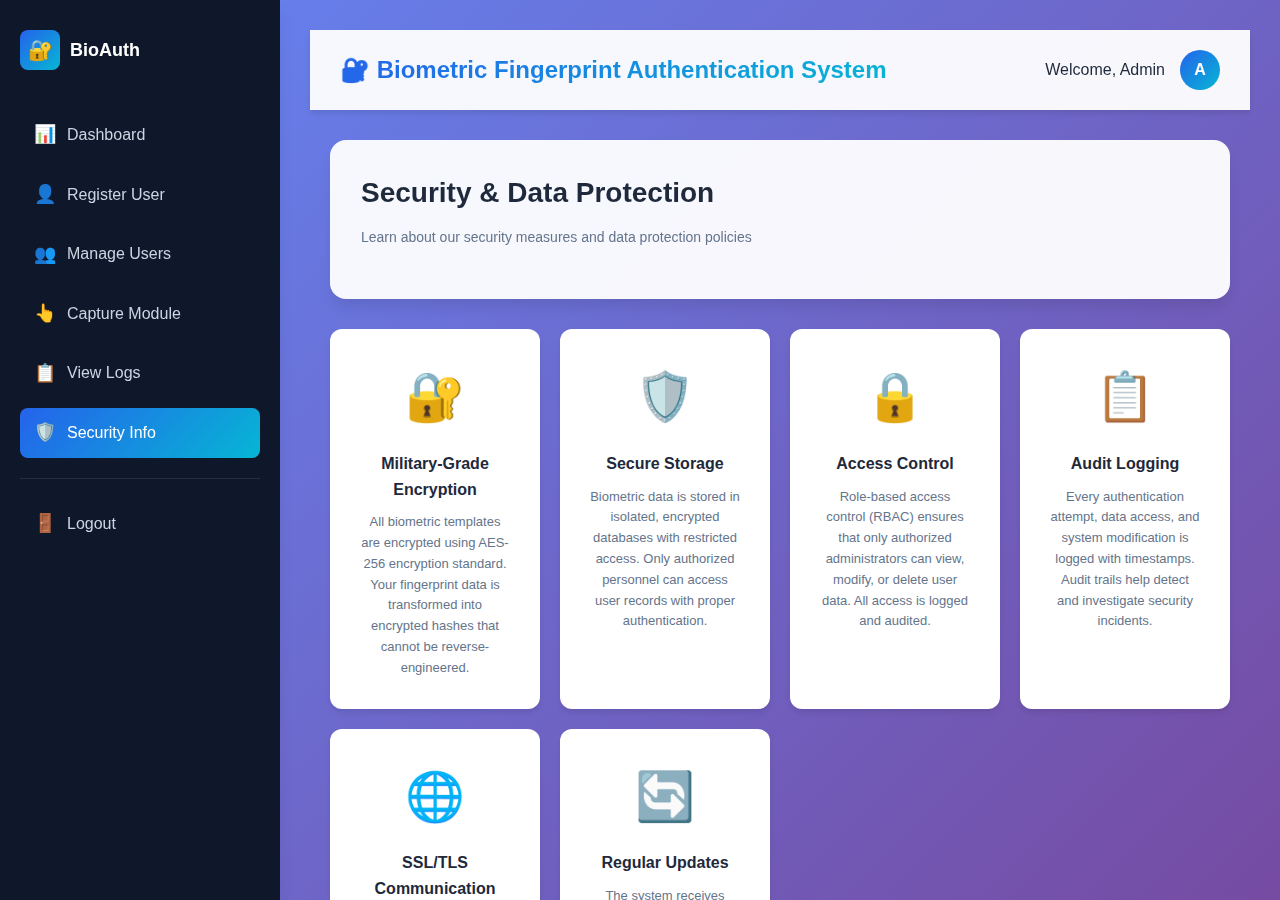
<file: Sample/frontend/security.html>
<!DOCTYPE html>
<html lang="en">
<head>
  <meta charset="UTF-8">
  <meta name="viewport" content="width=device-width, initial-scale=1.0">
  <title>Security Info - Biometric Authentication System</title>
  <link rel="stylesheet" href="css/styles.css">
</head>
<body id="security-page">
  <div id="alert-container" style="position: fixed; top: 20px; right: 20px; z-index: 9999;"></div>

  <div class="wrapper">
    <!-- Sidebar Navigation -->
    <aside class="sidebar">
      <div class="sidebar-header">
        <div class="logo-icon">🔐</div>
        <div class="logo-text">BioAuth</div>
      </div>
      <ul class="nav-menu">
        <li><a href="dashboard.html"><span class="nav-icon">📊</span>Dashboard</a></li>
        <li><a href="register.html"><span class="nav-icon">👤</span>Register User</a></li>
        <li><a href="users.html"><span class="nav-icon">👥</span>Manage Users</a></li>
        <li><a href="capture.html"><span class="nav-icon">👆</span>Capture Module</a></li>
        <li><a href="logs.html"><span class="nav-icon">📋</span>View Logs</a></li>
        <li><a href="security.html" class="active"><span class="nav-icon">🛡️</span>Security Info</a></li>
        <li style="border-top: 1px solid rgba(255, 255, 255, 0.1); margin-top: 20px; padding-top: 20px;">
          <a id="logout-btn" href="#"><span class="nav-icon">🚪</span>Logout</a>
        </li>
      </ul>
    </aside>

    <!-- Main Content -->
    <main class="main-content">
      <!-- Navbar -->
      <nav class="navbar">
        <div class="navbar-logo">🔐 Biometric Fingerprint Authentication System</div>
        <div class="navbar-user">
          <span>Welcome, Admin</span>
          <div class="user-avatar">A</div>
        </div>
      </nav>

      <!-- Page Content -->
      <div class="container" style="margin-top: 30px;">
        <!-- Header -->
        <div class="card mb-30">
          <h2 class="card-title">Security & Data Protection</h2>
          <p class="card-subtitle">Learn about our security measures and data protection policies</p>
        </div>

        <!-- Main Security Features -->
        <div class="security-grid">
          <div class="security-item">
            <div class="security-icon">🔐</div>
            <div class="security-title">Military-Grade Encryption</div>
            <div class="security-desc">
              All biometric templates are encrypted using AES-256 encryption standard. Your fingerprint data is transformed into encrypted hashes that cannot be reverse-engineered.
            </div>
          </div>

          <div class="security-item">
            <div class="security-icon">🛡️</div>
            <div class="security-title">Secure Storage</div>
            <div class="security-desc">
              Biometric data is stored in isolated, encrypted databases with restricted access. Only authorized personnel can access user records with proper authentication.
            </div>
          </div>

          <div class="security-item">
            <div class="security-icon">🔒</div>
            <div class="security-title">Access Control</div>
            <div class="security-desc">
              Role-based access control (RBAC) ensures that only authorized administrators can view, modify, or delete user data. All access is logged and audited.
            </div>
          </div>

          <div class="security-item">
            <div class="security-icon">📋</div>
            <div class="security-title">Audit Logging</div>
            <div class="security-desc">
              Every authentication attempt, data access, and system modification is logged with timestamps. Audit trails help detect and investigate security incidents.
            </div>
          </div>

          <div class="security-item">
            <div class="security-icon">🌐</div>
            <div class="security-title">SSL/TLS Communication</div>
            <div class="security-desc">
              All data transmitted between client and server is encrypted using SSL/TLS protocols. Man-in-the-middle attacks are prevented through certificate validation.
            </div>
          </div>

          <div class="security-item">
            <div class="security-icon">🔄</div>
            <div class="security-title">Regular Updates</div>
            <div class="security-desc">
              The system receives regular security updates and patches. Vulnerability assessments are conducted periodically to identify and fix potential weaknesses.
            </div>
          </div>
        </div>

        <!-- Detailed Security Information -->
        <div class="card" style="margin-top: 30px; margin-bottom: 30px;">
          <h3 style="margin-bottom: 20px; font-size: 20px;">🔐 Encryption & Data Protection</h3>

          <div style="display: grid; grid-template-columns: 1fr 1fr; gap: 20px;">
            <div>
              <h4 style="margin-bottom: 15px; font-weight: 600; color: var(--text-primary);">Biometric Template Encryption</h4>
              <ul style="list-style: none; font-size: 13px; color: var(--text-secondary); line-height: 2;">
                <li>✅ AES-256 encryption for stored templates</li>
                <li>✅ SHA-512 hashing for fingerprint patterns</li>
                <li>✅ Salt-based authentication tokens</li>
                <li>✅ Zero-knowledge proof implementation</li>
                <li>✅ Template rotation every 90 days</li>
                <li>✅ Secure deletion of temporary files</li>
              </ul>
            </div>

            <div>
              <h4 style="margin-bottom: 15px; font-weight: 600; color: var(--text-primary);">Data Protection Measures</h4>
              <ul style="list-style: none; font-size: 13px; color: var(--text-secondary); line-height: 2;">
                <li>✅ Database-level encryption at rest</li>
                <li>✅ End-to-end encryption in transit</li>
                <li>✅ Backup encryption and secure storage</li>
                <li>✅ GDPR compliant data handling</li>
                <li>✅ Data anonymization for analytics</li>
                <li>✅ Automatic data retention cleanup</li>
              </ul>
            </div>
          </div>
        </div>

        <!-- Compliance & Standards -->
        <div class="card" style="margin-bottom: 30px;">
          <h3 style="margin-bottom: 20px; font-size: 20px;">📜 Compliance & Standards</h3>

          <div style="display: grid; grid-template-columns: repeat(auto-fit, minmax(200px, 1fr)); gap: 15px;">
            <div style="padding: 20px; background: var(--light-bg); border-radius: 8px; border-left: 4px solid var(--primary-color);">
              <div style="font-weight: 600; color: var(--primary-color); margin-bottom: 5px;">ISO 27001</div>
              <div style="font-size: 12px; color: var(--text-secondary);">Information Security Management</div>
            </div>

            <div style="padding: 20px; background: var(--light-bg); border-radius: 8px; border-left: 4px solid var(--secondary-color);">
              <div style="font-weight: 600; color: var(--secondary-color); margin-bottom: 5px;">GDPR Compliant</div>
              <div style="font-size: 12px; color: var(--text-secondary);">EU Data Protection Regulation</div>
            </div>

            <div style="padding: 20px; background: var(--light-bg); border-radius: 8px; border-left: 4px solid var(--success-color);">
              <div style="font-weight: 600; color: var(--success-color); margin-bottom: 5px;">SOC 2 Type II</div>
              <div style="font-size: 12px; color: var(--text-secondary);">Security Compliance Audit</div>
            </div>

            <div style="padding: 20px; background: var(--light-bg); border-radius: 8px; border-left: 4px solid var(--warning-color);">
              <div style="font-weight: 600; color: var(--warning-color); margin-bottom: 5px;">HIPAA Ready</div>
              <div style="font-size: 12px; color: var(--text-secondary);">Healthcare Data Protection</div>
            </div>

            <div style="padding: 20px; background: var(--light-bg); border-radius: 8px; border-left: 4px solid var(--danger-color);">
              <div style="font-weight: 600; color: var(--danger-color); margin-bottom: 5px;">NIST Framework</div>
              <div style="font-size: 12px; color: var(--text-secondary);">Cybersecurity Guidelines</div>
            </div>

            <div style="padding: 20px; background: var(--light-bg); border-radius: 8px; border-left: 4px solid var(--primary-color);">
              <div style="font-weight: 600; color: var(--primary-color); margin-bottom: 5px;">FIPS 140-2</div>
              <div style="font-size: 12px; color: var(--text-secondary);">Cryptographic Module Standard</div>
            </div>
          </div>
        </div>

        <!-- Security Best Practices -->
        <div class="card" style="margin-bottom: 30px;">
          <h3 style="margin-bottom: 20px; font-size: 20px;">💡 Security Best Practices</h3>

          <div style="display: grid; grid-template-columns: 1fr 1fr; gap: 20px;">
            <div>
              <h4 style="margin-bottom: 15px; font-weight: 600; color: var(--text-primary);">For Users</h4>
              <ul style="list-style: disc; margin-left: 20px; font-size: 13px; color: var(--text-secondary); line-height: 1.8;">
                <li>Keep your authentication credentials confidential</li>
                <li>Use clean, dry fingers for biometric scanning</li>
                <li>Report lost or stolen devices immediately</li>
                <li>Log out after each session</li>
                <li>Update your password regularly</li>
                <li>Enable two-factor authentication if available</li>
              </ul>
            </div>

            <div>
              <h4 style="margin-bottom: 15px; font-weight: 600; color: var(--text-primary);">For Administrators</h4>
              <ul style="list-style: disc; margin-left: 20px; font-size: 13px; color: var(--text-secondary); line-height: 1.8;">
                <li>Monitor access logs regularly</li>
                <li>Review and update user permissions periodically</li>
                <li>Maintain database backups offline</li>
                <li>Test disaster recovery procedures</li>
                <li>Conduct security awareness training</li>
                <li>Implement network segmentation</li>
              </ul>
            </div>
          </div>
        </div>

        <!-- Incident Response -->
        <div class="card" style="margin-bottom: 30px;">
          <h3 style="margin-bottom: 20px; font-size: 20px;">🚨 Incident Response</h3>

          <div style="background: rgba(239, 68, 68, 0.1); border-left: 4px solid var(--danger-color); padding: 20px; border-radius: 8px; margin-bottom: 20px;">
            <h4 style="margin-bottom: 10px; color: var(--danger-color);">If You Suspect a Security Breach:</h4>
            <ol style="list-style: decimal; margin-left: 20px; font-size: 13px; color: var(--text-secondary); line-height: 1.8;">
              <li>Immediately disconnect the affected system from the network</li>
              <li>Contact the IT Security team: security@bioauth.com</li>
              <li>Do not shut down the system - preserve evidence</li>
              <li>Document timeline and suspicious activities</li>
              <li>Change all passwords on other systems</li>
              <li>Monitor for unauthorized access attempts</li>
            </ol>
          </div>

          <div style="display: grid; grid-template-columns: 1fr 1fr; gap: 15px;">
            <button class="btn btn-secondary" style="width: 100%; justify-content: center;">
              🔔 Report Security Issue
            </button>
            <button class="btn btn-secondary" style="width: 100%; justify-content: center;">
              📞 Emergency Hotline: 1-800-BIO-AUTH
            </button>
          </div>
        </div>

        <!-- Certificate Information -->
        <div class="card" style="margin-bottom: 30px;">
          <h3 style="margin-bottom: 20px; font-size: 20px;">📜 Certificate Information</h3>

          <div style="display: grid; grid-template-columns: 1fr 1fr; gap: 20px;">
            <div style="padding: 15px; background: var(--light-bg); border-radius: 8px;">
              <div style="font-size: 12px; font-weight: 600; color: var(--text-secondary); text-transform: uppercase; margin-bottom: 10px;">SSL Certificate</div>
              <div style="font-size: 13px; color: var(--text-primary); line-height: 1.8;">
                <p><strong>Issuer:</strong> DigiCert Global Root CA</p>
                <p><strong>Valid Until:</strong> Dec 31, 2025</p>
                <p><strong>Algorithm:</strong> SHA-256 RSA</p>
              </div>
            </div>

            <div style="padding: 15px; background: var(--light-bg); border-radius: 8px;">
              <div style="font-size: 12px; font-weight: 600; color: var(--text-secondary); text-transform: uppercase; margin-bottom: 10px;">Last Security Audit</div>
              <div style="font-size: 13px; color: var(--text-primary); line-height: 1.8;">
                <p><strong>Date:</strong> November 15, 2024</p>
                <p><strong>Result:</strong> ✅ Passed</p>
                <p><strong>Next Audit:</strong> November 15, 2025</p>
              </div>
            </div>
          </div>
        </div>

        <!-- FAQ Section -->
        <div class="card" style="margin-bottom: 30px;">
          <h3 style="margin-bottom: 20px; font-size: 20px;">❓ Frequently Asked Questions</h3>

          <div style="display: grid; gap: 15px;">
            <div style="padding: 15px; background: var(--light-bg); border-radius: 8px;">
              <div style="font-weight: 600; color: var(--text-primary); margin-bottom: 8px;">Is my fingerprint data stored permanently?</div>
              <div style="font-size: 13px; color: var(--text-secondary);">No, fingerprint templates are encrypted and automatically deleted after 90 days of inactivity. You can request immediate deletion at any time.</div>
            </div>

            <div style="padding: 15px; background: var(--light-bg); border-radius: 8px;">
              <div style="font-weight: 600; color: var(--text-primary); margin-bottom: 8px;">Can my fingerprint be compromised?</div>
              <div style="font-size: 13px; color: var(--text-secondary);">Our system uses encrypted templates that cannot be reverse-engineered to recreate the original fingerprint. Even if the database is breached, the data remains secure.</div>
            </div>

            <div style="padding: 15px; background: var(--light-bg); border-radius: 8px;">
              <div style="font-weight: 600; color: var(--text-primary); margin-bottom: 8px;">Who has access to my biometric data?</div>
              <div style="font-size: 13px; color: var(--text-secondary);">Only authorized administrators with proper authentication can access biometric data. All access is logged and monitored for suspicious activity.</div>
            </div>

            <div style="padding: 15px; background: var(--light-bg); border-radius: 8px;">
              <div style="font-weight: 600; color: var(--text-primary); margin-bottom: 8px;">What if I forget my password?</div>
              <div style="font-size: 13px; color: var(--text-secondary);">You can reset your password using your biometric authentication or by contacting the administrator. A security question verification may be required.</div>
            </div>
          </div>
        </div>

        <!-- Footer -->
        <div style="text-align: center; padding: 20px; background: var(--light-bg); border-radius: 8px; margin-bottom: 30px;">
          <p style="color: var(--text-secondary); font-size: 12px;">
            <strong>Last Updated:</strong> December 8, 2024
          </p>
          <p style="color: var(--text-secondary); font-size: 12px;">
            For more information, visit our <a href="#" style="color: var(--primary-color); text-decoration: none;"><strong>Privacy Policy</strong></a> or <a href="#" style="color: var(--primary-color); text-decoration: none;"><strong>Terms of Service</strong></a>
          </p>
        </div>
      </div>
    </main>
  </div>

  <script src="js/main.js"></script>
</body>
</html>
</file>
<file: frontend/css/styles.css>
/* =============================================
   BIOMETRIC FINGERPRINT AUTHENTICATION SYSTEM
   Modern UI Styles & Animations
   ============================================= */

/* ========================
   1. ROOT & BASE STYLES
   ======================== */

:root {
  --primary-color: #2563eb;
  --secondary-color: #06b6d4;
  --success-color: #10b981;
  --danger-color: #ef4444;
  --warning-color: #f59e0b;
  --light-bg: #f8fafc;
  --dark-bg: #0f172a;
  --card-bg: #ffffff;
  --text-primary: #1e293b;
  --text-secondary: #64748b;
  --border-color: #e2e8f0;
  --shadow-sm: 0 1px 2px 0 rgba(0, 0, 0, 0.05);
  --shadow-md: 0 4px 6px -1px rgba(0, 0, 0, 0.1);
  --shadow-lg: 0 10px 15px -3px rgba(0, 0, 0, 0.1);
  --shadow-xl: 0 20px 25px -5px rgba(0, 0, 0, 0.1);
}

* {
  margin: 0;
  padding: 0;
  box-sizing: border-box;
}

html {
  scroll-behavior: smooth;
}

body {
  font-family: 'Segoe UI', Tahoma, Geneva, Verdana, sans-serif;
  background: linear-gradient(135deg, #667eea 0%, #764ba2 100%);
  color: var(--text-primary);
  line-height: 1.6;
  min-height: 100vh;
}

/* ========================
   2. LAYOUT STRUCTURE
   ======================== */

.container {
  max-width: 1200px;
  margin: 0 auto;
  padding: 0 20px;
}

.wrapper {
  display: flex;
  height: 100vh;
}

.sidebar {
  width: 280px;
  background: var(--dark-bg);
  color: #ffffff;
  padding: 30px 20px;
  box-shadow: var(--shadow-lg);
  position: fixed;
  height: 100vh;
  overflow-y: auto;
  z-index: 1000;
}

.main-content {
  margin-left: 280px;
  flex: 1;
  overflow-y: auto;
  background: linear-gradient(135deg, #667eea 0%, #764ba2 100%);
  padding: 30px;
}

.navbar {
  background: rgba(255, 255, 255, 0.95);
  backdrop-filter: blur(10px);
  padding: 20px 30px;
  box-shadow: var(--shadow-md);
  display: flex;
  justify-content: space-between;
  align-items: center;
  position: sticky;
  top: 0;
  z-index: 100;
}

.navbar-logo {
  font-size: 24px;
  font-weight: bold;
  background: linear-gradient(135deg, var(--primary-color), var(--secondary-color));
  -webkit-background-clip: text;
  -webkit-text-fill-color: transparent;
  background-clip: text;
}

.navbar-user {
  display: flex;
  align-items: center;
  gap: 15px;
}

.user-avatar {
  width: 40px;
  height: 40px;
  border-radius: 50%;
  background: linear-gradient(135deg, var(--primary-color), var(--secondary-color));
  display: flex;
  align-items: center;
  justify-content: center;
  color: white;
  font-weight: bold;
  cursor: pointer;
}

/* ========================
   3. SIDEBAR NAVIGATION
   ======================== */

.sidebar-header {
  display: flex;
  align-items: center;
  gap: 10px;
  margin-bottom: 40px;
  font-size: 24px;
}

.sidebar-header .logo-icon {
  width: 40px;
  height: 40px;
  background: linear-gradient(135deg, var(--primary-color), var(--secondary-color));
  border-radius: 8px;
  display: flex;
  align-items: center;
  justify-content: center;
  font-size: 20px;
}

.sidebar-header .logo-text {
  font-size: 18px;
  font-weight: bold;
}

.nav-menu {
  list-style: none;
}

.nav-menu li {
  margin-bottom: 10px;
}

.nav-menu a {
  display: flex;
  align-items: center;
  gap: 12px;
  padding: 12px 15px;
  color: #cbd5e1;
  text-decoration: none;
  border-radius: 8px;
  transition: all 0.3s ease;
  cursor: pointer;
}

.nav-menu a:hover {
  background: rgba(255, 255, 255, 0.1);
  color: white;
  transform: translateX(5px);
}

.nav-menu a.active {
  background: linear-gradient(135deg, var(--primary-color), var(--secondary-color));
  color: white;
}

.nav-icon {
  width: 20px;
  height: 20px;
  display: flex;
  align-items: center;
  justify-content: center;
  font-size: 18px;
}

/* ========================
   4. CARDS & COMPONENTS
   ======================== */

.card {
  background: rgba(255, 255, 255, 0.95);
  backdrop-filter: blur(10px);
  border-radius: 16px;
  padding: 30px;
  box-shadow: var(--shadow-lg);
  border: 1px solid rgba(255, 255, 255, 0.2);
  transition: all 0.3s ease;
}

.card:hover {
  transform: translateY(-5px);
  box-shadow: var(--shadow-xl);
}

.card-title {
  font-size: 28px;
  font-weight: bold;
  margin-bottom: 10px;
  color: var(--text-primary);
}

.card-subtitle {
  font-size: 14px;
  color: var(--text-secondary);
  margin-bottom: 20px;
}

.form-group {
  margin-bottom: 20px;
}

.form-label {
  display: block;
  font-weight: 600;
  margin-bottom: 8px;
  color: var(--text-primary);
  font-size: 14px;
}

.form-input,
.form-select,
.form-textarea {
  width: 100%;
  padding: 12px 15px;
  border: 2px solid var(--border-color);
  border-radius: 8px;
  font-size: 14px;
  transition: all 0.3s ease;
  font-family: inherit;
}

.form-input:focus,
.form-select:focus,
.form-textarea:focus {
  outline: none;
  border-color: var(--primary-color);
  box-shadow: 0 0 0 3px rgba(37, 99, 235, 0.1);
}

.form-textarea {
  resize: vertical;
  min-height: 100px;
}

/* ========================
   5. BUTTONS
   ======================== */

.btn {
  padding: 12px 24px;
  border: none;
  border-radius: 8px;
  font-size: 14px;
  font-weight: 600;
  cursor: pointer;
  transition: all 0.3s ease;
  display: inline-flex;
  align-items: center;
  gap: 8px;
  text-decoration: none;
}

.btn-primary {
  background: linear-gradient(135deg, var(--primary-color), var(--secondary-color));
  color: white;
  box-shadow: var(--shadow-md);
}

.btn-primary:hover {
  transform: translateY(-2px);
  box-shadow: var(--shadow-lg);
}

.btn-primary:active {
  transform: translateY(0);
}

.btn-success {
  background: var(--success-color);
  color: white;
}

.btn-success:hover {
  background: #059669;
  transform: translateY(-2px);
}

.btn-danger {
  background: var(--danger-color);
  color: white;
}

.btn-danger:hover {
  background: #dc2626;
  transform: translateY(-2px);
}

.btn-warning {
  background: var(--warning-color);
  color: white;
}

.btn-warning:hover {
  background: #d97706;
  transform: translateY(-2px);
}

.btn-secondary {
  background: var(--light-bg);
  color: var(--text-primary);
  border: 2px solid var(--border-color);
}

.btn-secondary:hover {
  background: var(--border-color);
  transform: translateY(-2px);
}

.btn-outline {
  background: transparent;
  color: var(--primary-color);
  border: 2px solid var(--primary-color);
}

.btn-outline:hover {
  background: rgba(37, 99, 235, 0.1);
}

.btn-lg {
  padding: 16px 32px;
  font-size: 16px;
}

.btn-sm {
  padding: 8px 16px;
  font-size: 12px;
}

.btn:disabled {
  opacity: 0.5;
  cursor: not-allowed;
  transform: none !important;
}

/* ========================
   6. FINGERPRINT SCANNER
   ======================== */

.fingerprint-scanner {
  display: flex;
  flex-direction: column;
  align-items: center;
  justify-content: center;
  padding: 60px 30px;
}

.fingerprint-icon {
  width: 200px;
  height: 200px;
  margin-bottom: 30px;
  display: flex;
  align-items: center;
  justify-content: center;
  font-size: 120px;
}

.fingerprint-icon.idle {
  color: #cbd5e1;
  animation: none;
}

.fingerprint-icon.scanning {
  color: var(--secondary-color);
  animation: fingerprint-pulse 1.5s ease-in-out infinite;
}

.fingerprint-icon.success {
  color: var(--success-color);
  animation: pulse-success 0.6s ease-out;
}

.fingerprint-icon.error {
  color: var(--danger-color);
  animation: shake 0.5s ease-in-out;
}

.scanner-text {
  font-size: 18px;
  color: var(--text-secondary);
  text-align: center;
  margin-bottom: 20px;
}

.scanner-status {
  font-size: 16px;
  font-weight: 600;
  text-align: center;
  min-height: 25px;
}

.scanner-status.idle {
  color: var(--text-secondary);
}

.scanner-status.scanning {
  color: var(--secondary-color);
  animation: pulse-text 1.5s ease-in-out infinite;
}

.scanner-status.success {
  color: var(--success-color);
}

.scanner-status.error {
  color: var(--danger-color);
}

.quality-indicator {
  width: 100%;
  margin-top: 30px;
  padding: 20px;
  background: var(--light-bg);
  border-radius: 8px;
}

.quality-label {
  font-size: 12px;
  font-weight: 600;
  color: var(--text-secondary);
  margin-bottom: 8px;
  text-transform: uppercase;
}

.quality-bar {
  width: 100%;
  height: 8px;
  background: var(--border-color);
  border-radius: 4px;
  overflow: hidden;
}

.quality-fill {
  height: 100%;
  background: linear-gradient(90deg, var(--danger-color), var(--warning-color), var(--success-color));
  width: 0%;
  transition: width 0.3s ease;
}

.quality-text {
  margin-top: 8px;
  font-size: 14px;
  font-weight: 600;
  color: var(--text-primary);
}

/* ========================
   7. ANIMATIONS
   ======================== */

@keyframes fingerprint-pulse {
  0% {
    transform: scale(1);
    opacity: 1;
  }
  50% {
    transform: scale(1.1);
    opacity: 0.7;
  }
  100% {
    transform: scale(1);
    opacity: 1;
  }
}

@keyframes pulse-success {
  0% {
    transform: scale(0.8);
    opacity: 0;
  }
  50% {
    transform: scale(1.1);
  }
  100% {
    transform: scale(1);
    opacity: 1;
  }
}

@keyframes pulse-text {
  0% {
    opacity: 1;
  }
  50% {
    opacity: 0.5;
  }
  100% {
    opacity: 1;
  }
}

@keyframes shake {
  0%, 100% {
    transform: translateX(0);
  }
  10%, 30%, 50%, 70%, 90% {
    transform: translateX(-10px);
  }
  20%, 40%, 60%, 80% {
    transform: translateX(10px);
  }
}

@keyframes slide-in-up {
  from {
    opacity: 0;
    transform: translateY(30px);
  }
  to {
    opacity: 1;
    transform: translateY(0);
  }
}

@keyframes slide-out-down {
  from {
    opacity: 1;
    transform: translateY(0);
  }
  to {
    opacity: 0;
    transform: translateY(30px);
  }
}

@keyframes fade-in {
  from {
    opacity: 0;
  }
  to {
    opacity: 1;
  }
}

@keyframes fade-out {
  from {
    opacity: 1;
  }
  to {
    opacity: 0;
  }
}

@keyframes spin {
  from {
    transform: rotate(0deg);
  }
  to {
    transform: rotate(360deg);
  }
}

@keyframes bounce {
  0%, 100% {
    transform: translateY(0);
  }
  50% {
    transform: translateY(-20px);
  }
}

@keyframes gradient-shift {
  0% {
    background-position: 0% 50%;
  }
  50% {
    background-position: 100% 50%;
  }
  100% {
    background-position: 0% 50%;
  }
}

/* ========================
   8. MODALS
   ======================== */

.modal {
  display: none;
  position: fixed;
  z-index: 2000;
  left: 0;
  top: 0;
  width: 100%;
  height: 100%;
  background: rgba(0, 0, 0, 0.6);
  backdrop-filter: blur(4px);
  animation: fade-in 0.3s ease;
}

.modal.show {
  display: flex;
  align-items: center;
  justify-content: center;
}

.modal-content {
  background: white;
  border-radius: 16px;
  padding: 40px;
  max-width: 500px;
  width: 90%;
  box-shadow: var(--shadow-xl);
  animation: slide-in-up 0.3s ease;
}

.modal-header {
  display: flex;
  justify-content: space-between;
  align-items: center;
  margin-bottom: 20px;
}

.modal-title {
  font-size: 24px;
  font-weight: bold;
  color: var(--text-primary);
}

.modal-close {
  background: none;
  border: none;
  font-size: 28px;
  cursor: pointer;
  color: var(--text-secondary);
  transition: color 0.3s ease;
}

.modal-close:hover {
  color: var(--text-primary);
}

.modal-body {
  margin-bottom: 30px;
  text-align: center;
}

.modal-icon {
  font-size: 80px;
  margin-bottom: 20px;
}

.modal-message {
  font-size: 16px;
  color: var(--text-primary);
  margin-bottom: 10px;
}

.modal-submessage {
  font-size: 14px;
  color: var(--text-secondary);
}

.modal-footer {
  display: flex;
  gap: 10px;
  justify-content: center;
}

/* ========================
   9. TABLES
   ======================== */

.table-container {
  width: 100%;
  overflow-x: auto;
  margin-top: 20px;
}

.table {
  width: 100%;
  border-collapse: collapse;
  background: white;
  border-radius: 8px;
  overflow: hidden;
}

.table thead {
  background: var(--light-bg);
}

.table th {
  padding: 15px;
  text-align: left;
  font-weight: 600;
  color: var(--text-primary);
  font-size: 14px;
  text-transform: uppercase;
}

.table td {
  padding: 15px;
  border-bottom: 1px solid var(--border-color);
  color: var(--text-secondary);
  font-size: 14px;
}

.table tbody tr {
  transition: all 0.3s ease;
}

.table tbody tr:hover {
  background: var(--light-bg);
}

.status-badge {
  display: inline-block;
  padding: 6px 12px;
  border-radius: 20px;
  font-size: 12px;
  font-weight: 600;
}

.status-success {
  background: rgba(16, 185, 129, 0.2);
  color: var(--success-color);
}

.status-danger {
  background: rgba(239, 68, 68, 0.2);
  color: var(--danger-color);
}

.status-warning {
  background: rgba(245, 158, 11, 0.2);
  color: var(--warning-color);
}

.status-pending {
  background: rgba(37, 99, 235, 0.2);
  color: var(--primary-color);
}

/* ========================
   10. LOADING SPINNER
   ======================== */

.spinner {
  width: 50px;
  height: 50px;
  border: 4px solid rgba(37, 99, 235, 0.2);
  border-top: 4px solid var(--primary-color);
  border-radius: 50%;
  animation: spin 1s linear infinite;
}

.spinner-small {
  width: 30px;
  height: 30px;
  border: 3px solid rgba(37, 99, 235, 0.2);
  border-top: 3px solid var(--primary-color);
}

.loader-container {
  display: flex;
  justify-content: center;
  align-items: center;
  height: 200px;
}

/* ========================
   11. USER CARDS
   ======================== */

.user-card {
  background: white;
  border-radius: 12px;
  padding: 20px;
  margin-bottom: 15px;
  display: flex;
  justify-content: space-between;
  align-items: center;
  border-left: 4px solid var(--primary-color);
  transition: all 0.3s ease;
  cursor: pointer;
}

.user-card:hover {
  transform: translateX(5px);
  box-shadow: var(--shadow-md);
}

.user-info {
  flex: 1;
}

.user-name {
  font-size: 16px;
  font-weight: 600;
  color: var(--text-primary);
  margin-bottom: 5px;
}

.user-detail {
  font-size: 12px;
  color: var(--text-secondary);
}

.user-actions {
  display: flex;
  gap: 10px;
}

.icon-btn {
  width: 36px;
  height: 36px;
  border: none;
  border-radius: 6px;
  background: var(--light-bg);
  cursor: pointer;
  transition: all 0.3s ease;
  display: flex;
  align-items: center;
  justify-content: center;
  font-size: 16px;
}

.icon-btn:hover {
  background: var(--primary-color);
  color: white;
  transform: scale(1.1);
}

.icon-btn.danger:hover {
  background: var(--danger-color);
}

/* ========================
   12. FILTER & SEARCH
   ======================== */

.filter-bar {
  display: flex;
  gap: 15px;
  margin-bottom: 20px;
  flex-wrap: wrap;
}

.search-box {
  flex: 1;
  min-width: 250px;
  position: relative;
}

.search-box input {
  width: 100%;
  padding: 12px 15px 12px 40px;
  border: 2px solid var(--border-color);
  border-radius: 8px;
  font-size: 14px;
  transition: all 0.3s ease;
}

.search-box input:focus {
  outline: none;
  border-color: var(--primary-color);
  box-shadow: 0 0 0 3px rgba(37, 99, 235, 0.1);
}

.search-icon {
  position: absolute;
  left: 12px;
  top: 50%;
  transform: translateY(-50%);
  color: var(--text-secondary);
}

/* ========================
   13. DASHBOARD GRID
   ======================== */

.dashboard-grid {
  display: grid;
  grid-template-columns: repeat(auto-fit, minmax(250px, 1fr));
  gap: 20px;
  margin-top: 30px;
}

.dashboard-card {
  background: white;
  border-radius: 12px;
  padding: 25px;
  text-align: center;
  cursor: pointer;
  transition: all 0.3s ease;
  box-shadow: var(--shadow-md);
}

.dashboard-card:hover {
  transform: translateY(-10px);
  box-shadow: var(--shadow-xl);
}

.dashboard-icon {
  font-size: 48px;
  margin-bottom: 15px;
}

.dashboard-label {
  font-size: 16px;
  font-weight: 600;
  color: var(--text-primary);
}

/* ========================
   14. PROGRESS BAR
   ======================== */

.progress-container {
  width: 100%;
  height: 8px;
  background: var(--border-color);
  border-radius: 4px;
  overflow: hidden;
  margin: 20px 0;
}

.progress-bar {
  height: 100%;
  background: linear-gradient(90deg, var(--primary-color), var(--secondary-color));
  width: 0%;
  transition: width 0.3s ease;
}

/* ========================
   15. ALERTS
   ======================== */

.alert {
  padding: 15px 20px;
  border-radius: 8px;
  margin-bottom: 20px;
  display: flex;
  align-items: center;
  gap: 12px;
}

.alert-success {
  background: rgba(16, 185, 129, 0.1);
  color: var(--success-color);
  border-left: 4px solid var(--success-color);
}

.alert-danger {
  background: rgba(239, 68, 68, 0.1);
  color: var(--danger-color);
  border-left: 4px solid var(--danger-color);
}

.alert-warning {
  background: rgba(245, 158, 11, 0.1);
  color: var(--warning-color);
  border-left: 4px solid var(--warning-color);
}

.alert-info {
  background: rgba(37, 99, 235, 0.1);
  color: var(--primary-color);
  border-left: 4px solid var(--primary-color);
}

.alert-close {
  margin-left: auto;
  background: none;
  border: none;
  cursor: pointer;
  font-size: 20px;
  color: inherit;
}

/* ========================
   16. RESPONSIVE DESIGN
   ======================== */

@media (max-width: 1024px) {
  .sidebar {
    width: 200px;
  }

  .main-content {
    margin-left: 200px;
  }

  .dashboard-grid {
    grid-template-columns: repeat(2, 1fr);
  }
}

@media (max-width: 768px) {
  .wrapper {
    flex-direction: column;
  }

  .sidebar {
    position: fixed;
    bottom: 0;
    left: 0;
    width: 100%;
    height: auto;
    padding: 15px;
    flex-direction: row;
    overflow-x: auto;
    transform: translateY(0);
    z-index: 999;
  }

  .main-content {
    margin-left: 0;
    margin-bottom: 80px;
    padding: 20px;
  }

  .sidebar-header {
    margin-bottom: 0;
  }

  .nav-menu {
    display: flex;
    gap: 5px;
    width: 100%;
    overflow-x: auto;
  }

  .nav-menu li {
    margin-bottom: 0;
    flex-shrink: 0;
  }

  .nav-menu a {
    padding: 10px 12px;
    font-size: 12px;
  }

  .dashboard-grid {
    grid-template-columns: 1fr;
  }

  .fingerprint-icon {
    width: 150px;
    height: 150px;
    font-size: 80px;
    margin-bottom: 20px;
  }

  .card {
    padding: 20px;
  }

  .filter-bar {
    flex-direction: column;
  }

  .search-box {
    min-width: 100%;
  }

  .table {
    font-size: 12px;
  }

  .table th,
  .table td {
    padding: 10px;
  }

  .modal-content {
    padding: 30px;
    max-width: 90%;
  }

  .navbar {
    padding: 15px 20px;
  }
}

@media (max-width: 480px) {
  body {
    font-size: 14px;
  }

  .card {
    padding: 15px;
  }

  .card-title {
    font-size: 22px;
  }

  .btn {
    width: 100%;
    justify-content: center;
  }

  .modal-footer {
    flex-direction: column;
  }

  .modal-footer .btn {
    width: 100%;
  }

  .user-card {
    flex-direction: column;
    align-items: flex-start;
  }

  .user-actions {
    width: 100%;
    margin-top: 15px;
  }

  .navbar-user {
    gap: 10px;
  }

  .fingerprint-icon {
    width: 120px;
    height: 120px;
    font-size: 60px;
  }
}

/* ========================
   17. UTILITIES
   ======================== */

.text-center {
  text-align: center;
}

.text-left {
  text-align: left;
}

.text-right {
  text-align: right;
}

.mt-10 {
  margin-top: 10px;
}

.mt-20 {
  margin-top: 20px;
}

.mt-30 {
  margin-top: 30px;
}

.mb-10 {
  margin-bottom: 10px;
}

.mb-20 {
  margin-bottom: 20px;
}

.mb-30 {
  margin-bottom: 30px;
}

.p-20 {
  padding: 20px;
}

.p-30 {
  padding: 30px;
}

.flex {
  display: flex;
}

.flex-between {
  display: flex;
  justify-content: space-between;
  align-items: center;
}

.flex-center {
  display: flex;
  justify-content: center;
  align-items: center;
}

.gap-10 {
  gap: 10px;
}

.gap-20 {
  gap: 20px;
}

.hidden {
  display: none;
}

.visible {
  display: block;
}

/* ========================
   18. FORM ENHANCEMENTS
   ======================== */

.form-group.error .form-input,
.form-group.error .form-select {
  border-color: var(--danger-color);
}

.form-error {
  color: var(--danger-color);
  font-size: 12px;
  margin-top: 5px;
}

.form-success {
  color: var(--success-color);
  font-size: 12px;
  margin-top: 5px;
}

/* ========================
   19. TRANSITIONS
   ======================== */

.fade-in {
  animation: fade-in 0.3s ease;
}

.fade-out {
  animation: fade-out 0.3s ease;
}

.slide-in-up {
  animation: slide-in-up 0.3s ease;
}

.slide-out-down {
  animation: slide-out-down 0.3s ease;
}

/* ========================
   20. SCROLLBAR STYLING
   ======================== */

::-webkit-scrollbar {
  width: 8px;
  height: 8px;
}

::-webkit-scrollbar-track {
  background: var(--light-bg);
}

::-webkit-scrollbar-thumb {
  background: var(--border-color);
  border-radius: 4px;
}

::-webkit-scrollbar-thumb:hover {
  background: var(--text-secondary);
}

/* ========================
   21. BACKDROP & OVERLAY
   ======================== */

.backdrop {
  position: fixed;
  top: 0;
  left: 0;
  right: 0;
  bottom: 0;
  background: rgba(0, 0, 0, 0.3);
  backdrop-filter: blur(4px);
  z-index: 1500;
}

/* ========================
   22. SECURITY ICONS
   ======================== */

.security-grid {
  display: grid;
  grid-template-columns: repeat(auto-fit, minmax(200px, 1fr));
  gap: 20px;
  margin-top: 30px;
}

.security-item {
  background: white;
  border-radius: 12px;
  padding: 30px;
  text-align: center;
  box-shadow: var(--shadow-md);
}

.security-icon {
  font-size: 48px;
  margin-bottom: 15px;
  color: var(--primary-color);
}

.security-title {
  font-size: 16px;
  font-weight: 600;
  color: var(--text-primary);
  margin-bottom: 10px;
}

.security-desc {
  font-size: 13px;
  color: var(--text-secondary);
  line-height: 1.6;
}
</file>
<file: ui/assets/css/style.css>
* {
  margin: 0;
  padding: 0;
  box-sizing: border-box;
}

:root {
  --primary-dark: #0a0e27;
  --secondary-dark: #1a1f3a;
  --accent-neon: #00ff88;
  --accent-neon-blue: #00d4ff;
  --accent-neon-purple: #b300ff;
  --error-red: #ff006e;
  --success-green: #00ff88;
  --warning-yellow: #ffd60a;
  --text-primary: #ffffff;
  --text-secondary: #b0b8d4;
  --border-color: #2a3f5f;
  --shadow-neon: 0 0 20px rgba(0, 255, 136, 0.3);
  --shadow-neon-blue: 0 0 20px rgba(0, 212, 255, 0.3);
  --transition-smooth: all 0.3s cubic-bezier(0.4, 0, 0.2, 1);
}

body {
  font-family: 'Segoe UI', Tahoma, Geneva, Verdana, sans-serif;
  background: linear-gradient(135deg, var(--primary-dark) 0%, var(--secondary-dark) 100%);
  color: var(--text-primary);
  overflow-x: hidden;
  min-height: 100vh;
}

/* ============= GLOBAL STYLES ============= */

a {
  color: var(--accent-neon);
  text-decoration: none;
  transition: var(--transition-smooth);
}

a:hover {
  color: var(--accent-neon-blue);
  text-shadow: 0 0 10px rgba(0, 255, 136, 0.5);
}

button {
  font-family: inherit;
  cursor: pointer;
  border: none;
  transition: var(--transition-smooth);
}

input, textarea {
  font-family: inherit;
  background: rgba(26, 31, 58, 0.8);
  border: 1px solid var(--border-color);
  color: var(--text-primary);
  padding: 12px 16px;
  border-radius: 8px;
  transition: var(--transition-smooth);
}

input:focus, textarea:focus {
  outline: none;
  border-color: var(--accent-neon);
  box-shadow: 0 0 15px rgba(0, 255, 136, 0.3);
  background: rgba(26, 31, 58, 0.95);
}

/* ============= ANIMATIONS ============= */

@keyframes fingerprint-scan {
  0% {
    opacity: 0.3;
    transform: scale(0.8);
  }
  50% {
    opacity: 1;
  }
  100% {
    opacity: 0.3;
    transform: scale(1.2);
  }
}

@keyframes glow-pulse {
  0%, 100% {
    box-shadow: 0 0 20px rgba(0, 255, 136, 0.3), inset 0 0 20px rgba(0, 255, 136, 0.1);
  }
  50% {
    box-shadow: 0 0 40px rgba(0, 255, 136, 0.6), inset 0 0 30px rgba(0, 255, 136, 0.2);
  }
}

@keyframes success-glow {
  0% {
    box-shadow: 0 0 20px rgba(0, 255, 136, 0.3);
  }
  50% {
    box-shadow: 0 0 50px rgba(0, 255, 136, 0.8);
  }
  100% {
    box-shadow: 0 0 20px rgba(0, 255, 136, 0.3);
  }
}

@keyframes shake {
  0%, 100% {
    transform: translateX(0);
  }
  25% {
    transform: translateX(-10px);
  }
  75% {
    transform: translateX(10px);
  }
}

@keyframes slide-up {
  from {
    opacity: 0;
    transform: translateY(20px);
  }
  to {
    opacity: 1;
    transform: translateY(0);
  }
}

@keyframes fade-in {
  from {
    opacity: 0;
  }
  to {
    opacity: 1;
  }
}

@keyframes slide-in-left {
  from {
    opacity: 0;
    transform: translateX(-30px);
  }
  to {
    opacity: 1;
    transform: translateX(0);
  }
}

@keyframes pulse {
  0%, 100% {
    opacity: 1;
  }
  50% {
    opacity: 0.5;
  }
}

@keyframes neon-flicker {
  0%, 100% {
    text-shadow: 0 0 10px var(--accent-neon), 0 0 20px var(--accent-neon);
  }
  50% {
    text-shadow: 0 0 5px var(--accent-neon);
  }
}

/* ============= LOGIN PAGE ============= */

.login-container {
  display: flex;
  justify-content: center;
  align-items: center;
  min-height: 100vh;
  padding: 20px;
  animation: fade-in 0.6s ease-out;
}

.login-card {
  background: rgba(26, 31, 58, 0.8);
  backdrop-filter: blur(10px);
  border: 1px solid var(--border-color);
  border-radius: 16px;
  padding: 40px;
  width: 100%;
  max-width: 420px;
  box-shadow: 0 8px 32px rgba(0, 0, 0, 0.3);
  animation: slide-up 0.6s ease-out;
}

.login-header {
  text-align: center;
  margin-bottom: 40px;
}

.fingerprint-icon {
  width: 80px;
  height: 80px;
  margin: 0 auto 20px;
  background: radial-gradient(circle, rgba(0, 255, 136, 0.2) 0%, transparent 70%);
  border: 2px solid var(--accent-neon);
  border-radius: 50%;
  display: flex;
  justify-content: center;
  align-items: center;
  font-size: 40px;
  animation: glow-pulse 2s ease-in-out infinite;
  transition: var(--transition-smooth);
}

.fingerprint-icon.scanning {
  animation: glow-pulse 1s ease-in-out infinite;
}

.fingerprint-icon.success {
  border-color: var(--success-green);
  animation: success-glow 0.6s ease-out;
  background: radial-gradient(circle, rgba(0, 255, 136, 0.3) 0%, transparent 70%);
}

.fingerprint-icon.error {
  border-color: var(--error-red);
  animation: shake 0.5s ease-out;
  background: radial-gradient(circle, rgba(255, 0, 110, 0.2) 0%, transparent 70%);
}

.login-header h1 {
  font-size: 28px;
  margin-bottom: 10px;
  color: var(--text-primary);
}

.login-header p {
  font-size: 14px;
  color: var(--text-secondary);
}

.status-message {
  text-align: center;
  padding: 12px;
  margin-bottom: 20px;
  border-radius: 8px;
  font-size: 14px;
  display: none;
  animation: slide-up 0.3s ease-out;
}

.status-message.show {
  display: block;
}

.status-message.scanning {
  background: rgba(0, 255, 136, 0.1);
  color: var(--accent-neon);
  border: 1px solid var(--accent-neon);
}

.status-message.success {
  background: rgba(0, 255, 136, 0.1);
  color: var(--success-green);
  border: 1px solid var(--success-green);
}

.status-message.error {
  background: rgba(255, 0, 110, 0.1);
  color: var(--error-red);
  border: 1px solid var(--error-red);
}

.status-message.locked {
  background: rgba(255, 214, 10, 0.1);
  color: var(--warning-yellow);
  border: 1px solid var(--warning-yellow);
}

.form-group {
  margin-bottom: 20px;
}

.form-group label {
  display: block;
  margin-bottom: 8px;
  font-size: 14px;
  color: var(--text-secondary);
  text-transform: uppercase;
  letter-spacing: 0.5px;
}

.form-group input {
  width: 100%;
  padding: 12px 16px;
  border: 1px solid var(--border-color);
  border-radius: 8px;
  background: rgba(26, 31, 58, 0.5);
  color: var(--text-primary);
  font-size: 14px;
}

.form-group input:focus {
  border-color: var(--accent-neon);
  box-shadow: 0 0 15px rgba(0, 255, 136, 0.3);
}

.scan-button {
  width: 100%;
  padding: 16px;
  background: linear-gradient(135deg, var(--accent-neon) 0%, var(--accent-neon-blue) 100%);
  color: var(--primary-dark);
  border: none;
  border-radius: 8px;
  font-size: 16px;
  font-weight: 600;
  cursor: pointer;
  transition: var(--transition-smooth);
  text-transform: uppercase;
  letter-spacing: 1px;
  margin-bottom: 12px;
}

.scan-button:hover:not(:disabled) {
  transform: translateY(-2px);
  box-shadow: 0 8px 24px rgba(0, 255, 136, 0.4);
}

.scan-button:active:not(:disabled) {
  transform: translateY(0);
}

.scan-button:disabled {
  opacity: 0.5;
  cursor: not-allowed;
}

.retry-counter {
  text-align: center;
  font-size: 12px;
  color: var(--text-secondary);
  margin-top: 16px;
  padding-top: 16px;
  border-top: 1px solid var(--border-color);
}

.retry-counter.warning {
  color: var(--warning-yellow);
}

.retry-counter.danger {
  color: var(--error-red);
}

.loading-spinner {
  display: inline-block;
  width: 16px;
  height: 16px;
  border: 2px solid rgba(0, 255, 136, 0.3);
  border-top-color: var(--accent-neon);
  border-radius: 50%;
  animation: spin 0.8s linear infinite;
  margin-right: 8px;
}

@keyframes spin {
  to {
    transform: rotate(360deg);
  }
}

/* ============= USER DASHBOARD ============= */

.dashboard-wrapper {
  min-height: 100vh;
  padding: 20px;
  animation: fade-in 0.6s ease-out;
}

.dashboard-header {
  display: flex;
  justify-content: space-between;
  align-items: center;
  margin-bottom: 40px;
  animation: slide-up 0.6s ease-out;
}

.dashboard-header h1 {
  font-size: 32px;
}

.user-info {
  display: flex;
  align-items: center;
  gap: 12px;
}

.user-avatar {
  width: 40px;
  height: 40px;
  border-radius: 50%;
  background: linear-gradient(135deg, var(--accent-neon) 0%, var(--accent-neon-blue) 100%);
  display: flex;
  justify-content: center;
  align-items: center;
  font-weight: 600;
  box-shadow: 0 0 15px rgba(0, 255, 136, 0.3);
}

.logout-btn {
  padding: 8px 20px;
  background: rgba(255, 0, 110, 0.1);
  border: 1px solid var(--error-red);
  color: var(--error-red);
  border-radius: 6px;
  font-size: 14px;
  cursor: pointer;
  transition: var(--transition-smooth);
}

.logout-btn:hover {
  background: rgba(255, 0, 110, 0.2);
  box-shadow: 0 0 15px rgba(255, 0, 110, 0.3);
}

.dashboard-grid {
  display: grid;
  grid-template-columns: repeat(auto-fit, minmax(300px, 1fr));
  gap: 24px;
  margin-bottom: 40px;
}

.card {
  background: rgba(26, 31, 58, 0.6);
  backdrop-filter: blur(10px);
  border: 1px solid var(--border-color);
  border-radius: 12px;
  padding: 24px;
  transition: var(--transition-smooth);
  animation: slide-up 0.6s ease-out;
}

.card:hover {
  border-color: var(--accent-neon);
  box-shadow: 0 0 25px rgba(0, 255, 136, 0.2);
  transform: translateY(-4px);
}

.card h2 {
  font-size: 18px;
  margin-bottom: 16px;
  color: var(--accent-neon);
  text-transform: uppercase;
  letter-spacing: 0.5px;
}

.card h3 {
  font-size: 16px;
  margin-bottom: 8px;
  color: var(--text-primary);
}

.card p {
  font-size: 14px;
  color: var(--text-secondary);
  line-height: 1.6;
}

.profile-summary {
  display: flex;
  gap: 16px;
}

.profile-pic {
  width: 80px;
  height: 80px;
  border-radius: 8px;
  background: linear-gradient(135deg, var(--accent-neon-purple) 0%, var(--accent-neon-blue) 100%);
  display: flex;
  justify-content: center;
  align-items: center;
  font-size: 32px;
  border: 2px solid var(--accent-neon);
  box-shadow: 0 0 20px rgba(0, 255, 136, 0.3);
}

.profile-details {
  flex: 1;
}

.profile-details p {
  margin-bottom: 8px;
}

.label {
  color: var(--text-secondary);
  font-size: 12px;
  text-transform: uppercase;
}

.value {
  color: var(--text-primary);
  font-size: 14px;
  margin-bottom: 8px;
}

.history-item {
  padding: 12px 0;
  border-bottom: 1px solid var(--border-color);
  display: flex;
  justify-content: space-between;
  align-items: center;
  font-size: 13px;
}

.history-item:last-child {
  border-bottom: none;
}

.history-time {
  color: var(--text-secondary);
}

.history-status {
  padding: 4px 12px;
  border-radius: 4px;
  font-size: 11px;
  font-weight: 600;
  text-transform: uppercase;
}

.history-status.success {
  background: rgba(0, 255, 136, 0.2);
  color: var(--success-green);
  border: 1px solid var(--success-green);
}

.history-status.failed {
  background: rgba(255, 0, 110, 0.2);
  color: var(--error-red);
  border: 1px solid var(--error-red);
}

.device-info-list {
  list-style: none;
}

.device-info-list li {
  padding: 8px 0;
  border-bottom: 1px solid var(--border-color);
  display: flex;
  justify-content: space-between;
  font-size: 13px;
}

.device-info-list li:last-child {
  border-bottom: none;
}

.device-label {
  color: var(--text-secondary);
}

.device-value {
  color: var(--accent-neon);
  font-weight: 500;
}

.btn-primary {
  padding: 12px 24px;
  background: linear-gradient(135deg, var(--accent-neon) 0%, var(--accent-neon-blue) 100%);
  color: var(--primary-dark);
  border: none;
  border-radius: 8px;
  font-size: 14px;
  font-weight: 600;
  cursor: pointer;
  transition: var(--transition-smooth);
  text-transform: uppercase;
  letter-spacing: 0.5px;
  width: 100%;
  margin-top: 16px;
}

.btn-primary:hover {
  transform: translateY(-2px);
  box-shadow: 0 8px 24px rgba(0, 255, 136, 0.4);
}

.btn-primary:active {
  transform: translateY(0);
}

/* ============= ADMIN DASHBOARD ============= */

.admin-wrapper {
  display: flex;
  min-height: 100vh;
  animation: fade-in 0.6s ease-out;
}

.sidebar {
  width: 250px;
  background: rgba(10, 14, 39, 0.95);
  border-right: 1px solid var(--border-color);
  padding: 30px 20px;
  animation: slide-in-left 0.6s ease-out;
  position: fixed;
  height: 100vh;
  overflow-y: auto;
}

.sidebar h2 {
  font-size: 18px;
  margin-bottom: 30px;
  color: var(--accent-neon);
  text-transform: uppercase;
  letter-spacing: 1px;
}

.sidebar-nav {
  list-style: none;
}

.sidebar-nav li {
  margin-bottom: 8px;
}

.sidebar-nav a {
  display: block;
  padding: 12px 16px;
  color: var(--text-secondary);
  border-radius: 6px;
  transition: var(--transition-smooth);
  font-size: 14px;
}

.sidebar-nav a:hover,
.sidebar-nav a.active {
  background: rgba(0, 255, 136, 0.1);
  color: var(--accent-neon);
  box-shadow: inset 0 0 15px rgba(0, 255, 136, 0.1);
}

.admin-content {
  flex: 1;
  margin-left: 250px;
  padding: 30px;
}

.admin-header {
  display: flex;
  justify-content: space-between;
  align-items: center;
  margin-bottom: 30px;
  animation: slide-up 0.6s ease-out;
}

.admin-header h1 {
  font-size: 32px;
}

.quick-stats {
  display: grid;
  grid-template-columns: repeat(auto-fit, minmax(200px, 1fr));
  gap: 16px;
  margin-bottom: 30px;
}

.stat-card {
  background: rgba(26, 31, 58, 0.6);
  border: 1px solid var(--border-color);
  border-radius: 12px;
  padding: 20px;
  text-align: center;
  animation: slide-up 0.6s ease-out;
}

.stat-card:hover {
  border-color: var(--accent-neon);
  box-shadow: 0 0 20px rgba(0, 255, 136, 0.2);
}

.stat-value {
  font-size: 28px;
  color: var(--accent-neon);
  font-weight: 600;
  margin-bottom: 8px;
}

.stat-label {
  font-size: 12px;
  color: var(--text-secondary);
  text-transform: uppercase;
}

.status-indicator {
  display: inline-block;
  width: 8px;
  height: 8px;
  border-radius: 50%;
  margin-right: 6px;
  animation: pulse 2s ease-in-out infinite;
}

.status-indicator.online {
  background: var(--success-green);
}

.status-indicator.offline {
  background: var(--text-secondary);
}

.section-title {
  font-size: 20px;
  margin-bottom: 20px;
  color: var(--accent-neon);
  text-transform: uppercase;
  letter-spacing: 0.5px;
}

.table-container {
  background: rgba(26, 31, 58, 0.6);
  border: 1px solid var(--border-color);
  border-radius: 12px;
  overflow: hidden;
  margin-bottom: 30px;
  animation: slide-up 0.6s ease-out;
}

.table-container:hover {
  border-color: var(--accent-neon);
  box-shadow: 0 0 20px rgba(0, 255, 136, 0.15);
}

table {
  width: 100%;
  border-collapse: collapse;
  font-size: 14px;
}

thead {
  background: rgba(0, 0, 0, 0.2);
  border-bottom: 2px solid var(--border-color);
}

th {
  padding: 16px;
  text-align: left;
  color: var(--accent-neon);
  font-weight: 600;
  text-transform: uppercase;
  letter-spacing: 0.5px;
}

td {
  padding: 14px 16px;
  border-bottom: 1px solid var(--border-color);
  color: var(--text-primary);
}

tbody tr:hover {
  background: rgba(0, 255, 136, 0.05);
}

tbody tr:last-child td {
  border-bottom: none;
}

.badge {
  display: inline-block;
  padding: 6px 12px;
  border-radius: 4px;
  font-size: 11px;
  font-weight: 600;
  text-transform: uppercase;
  border: 1px solid;
}

.badge.active {
  background: rgba(0, 255, 136, 0.2);
  color: var(--success-green);
  border-color: var(--success-green);
}

.badge.inactive {
  background: rgba(255, 0, 110, 0.2);
  color: var(--error-red);
  border-color: var(--error-red);
}

.badge.warning {
  background: rgba(255, 214, 10, 0.2);
  color: var(--warning-yellow);
  border-color: var(--warning-yellow);
}

.badge.info {
  background: rgba(0, 212, 255, 0.2);
  color: var(--accent-neon-blue);
  border-color: var(--accent-neon-blue);
}

.action-btn {
  padding: 6px 12px;
  margin: 0 4px;
  border: 1px solid var(--border-color);
  background: rgba(26, 31, 58, 0.8);
  color: var(--text-secondary);
  border-radius: 4px;
  cursor: pointer;
  font-size: 12px;
  transition: var(--transition-smooth);
}

.action-btn:hover {
  border-color: var(--accent-neon);
  color: var(--accent-neon);
  box-shadow: 0 0 10px rgba(0, 255, 136, 0.2);
}

.action-btn.danger {
  border-color: var(--error-red);
  color: var(--error-red);
}

.action-btn.danger:hover {
  background: rgba(255, 0, 110, 0.1);
  box-shadow: 0 0 10px rgba(255, 0, 110, 0.2);
}

.alerts-panel {
  background: rgba(26, 31, 58, 0.6);
  border: 1px solid var(--border-color);
  border-radius: 12px;
  padding: 20px;
  animation: slide-up 0.6s ease-out;
}

.alert-item {
  padding: 12px;
  margin-bottom: 12px;
  border-radius: 8px;
  border-left: 4px solid;
  display: flex;
  justify-content: space-between;
  align-items: center;
  font-size: 13px;
}

.alert-item:last-child {
  margin-bottom: 0;
}

.alert-item.critical {
  background: rgba(255, 0, 110, 0.1);
  border-left-color: var(--error-red);
}

.alert-item.warning {
  background: rgba(255, 214, 10, 0.1);
  border-left-color: var(--warning-yellow);
}

.alert-item.info {
  background: rgba(0, 212, 255, 0.1);
  border-left-color: var(--accent-neon-blue);
}

.alert-time {
  color: var(--text-secondary);
  font-size: 11px;
}

/* ============= MODAL ============= */

.modal {
  display: none;
  position: fixed;
  top: 0;
  left: 0;
  width: 100%;
  height: 100%;
  background: rgba(0, 0, 0, 0.7);
  backdrop-filter: blur(4px);
  z-index: 1000;
  justify-content: center;
  align-items: center;
  animation: fade-in 0.3s ease-out;
}

.modal.show {
  display: flex;
}

.modal-content {
  background: rgba(26, 31, 58, 0.95);
  border: 1px solid var(--border-color);
  border-radius: 12px;
  padding: 30px;
  max-width: 500px;
  width: 90%;
  max-height: 90vh;
  overflow-y: auto;
  animation: slide-up 0.3s ease-out;
  box-shadow: 0 8px 32px rgba(0, 0, 0, 0.5);
}

.modal-header {
  display: flex;
  justify-content: space-between;
  align-items: center;
  margin-bottom: 20px;
}

.modal-header h2 {
  font-size: 20px;
}

.modal-close {
  background: none;
  border: none;
  color: var(--text-secondary);
  font-size: 24px;
  cursor: pointer;
  transition: var(--transition-smooth);
}

.modal-close:hover {
  color: var(--accent-neon);
}

.modal-body {
  margin-bottom: 20px;
}

.modal-footer {
  display: flex;
  gap: 12px;
  justify-content: flex-end;
}

.btn-cancel {
  padding: 10px 20px;
  background: transparent;
  border: 1px solid var(--border-color);
  color: var(--text-secondary);
  border-radius: 6px;
  cursor: pointer;
  transition: var(--transition-smooth);
}

.btn-cancel:hover {
  border-color: var(--text-secondary);
  color: var(--text-primary);
}

.btn-confirm {
  padding: 10px 20px;
  background: linear-gradient(135deg, var(--accent-neon) 0%, var(--accent-neon-blue) 100%);
  color: var(--primary-dark);
  border: none;
  border-radius: 6px;
  cursor: pointer;
  transition: var(--transition-smooth);
  font-weight: 600;
}

.btn-confirm:hover {
  transform: translateY(-2px);
  box-shadow: 0 8px 24px rgba(0, 255, 136, 0.4);
}

/* ============= RESPONSIVE DESIGN ============= */

@media (max-width: 768px) {
  .login-card {
    padding: 30px 20px;
  }

  .dashboard-grid {
    grid-template-columns: 1fr;
  }

  .admin-wrapper {
    flex-direction: column;
  }

  .sidebar {
    width: 100%;
    height: auto;
    position: relative;
    border-right: none;
    border-bottom: 1px solid var(--border-color);
    padding: 20px;
    margin-bottom: 20px;
  }

  .admin-content {
    margin-left: 0;
    padding: 20px;
  }

  .dashboard-header {
    flex-direction: column;
    gap: 16px;
    align-items: flex-start;
  }

  .sidebar-nav {
    display: flex;
    flex-wrap: wrap;
    gap: 8px;
  }

  .sidebar-nav a {
    flex: 1;
    min-width: 120px;
    text-align: center;
  }

  table {
    font-size: 12px;
  }

  th, td {
    padding: 10px 8px;
  }

  .quick-stats {
    grid-template-columns: repeat(2, 1fr);
  }

  .modal-content {
    width: 95%;
  }
}

@media (max-width: 480px) {
  .login-card {
    padding: 24px 16px;
  }

  .login-header h1 {
    font-size: 24px;
  }

  .dashboard-header h1 {
    font-size: 24px;
  }

  .admin-header h1 {
    font-size: 24px;
  }

  .quick-stats {
    grid-template-columns: 1fr;
  }

  .action-btn {
    padding: 4px 8px;
    font-size: 11px;
    margin: 2px;
  }

  .section-title {
    font-size: 16px;
  }

  .table-container {
    overflow-x: auto;
  }
}
</file>
<file: Sample/frontend/css/styles.css>
/* =============================================
   BIOMETRIC FINGERPRINT AUTHENTICATION SYSTEM
   Modern UI Styles & Animations
   ============================================= */

/* ========================
   1. ROOT & BASE STYLES
   ======================== */

:root {
  --primary-color: #2563eb;
  --secondary-color: #06b6d4;
  --success-color: #10b981;
  --danger-color: #ef4444;
  --warning-color: #f59e0b;
  --light-bg: #f8fafc;
  --dark-bg: #0f172a;
  --card-bg: #ffffff;
  --text-primary: #1e293b;
  --text-secondary: #64748b;
  --border-color: #e2e8f0;
  --shadow-sm: 0 1px 2px 0 rgba(0, 0, 0, 0.05);
  --shadow-md: 0 4px 6px -1px rgba(0, 0, 0, 0.1);
  --shadow-lg: 0 10px 15px -3px rgba(0, 0, 0, 0.1);
  --shadow-xl: 0 20px 25px -5px rgba(0, 0, 0, 0.1);
}

* {
  margin: 0;
  padding: 0;
  box-sizing: border-box;
}

html {
  scroll-behavior: smooth;
}

body {
  font-family: 'Segoe UI', Tahoma, Geneva, Verdana, sans-serif;
  background: linear-gradient(135deg, #667eea 0%, #764ba2 100%);
  color: var(--text-primary);
  line-height: 1.6;
  min-height: 100vh;
}

/* ========================
   2. LAYOUT STRUCTURE
   ======================== */

.container {
  max-width: 1200px;
  margin: 0 auto;
  padding: 0 20px;
}

.wrapper {
  display: flex;
  height: 100vh;
}

.sidebar {
  width: 280px;
  background: var(--dark-bg);
  color: #ffffff;
  padding: 30px 20px;
  box-shadow: var(--shadow-lg);
  position: fixed;
  height: 100vh;
  overflow-y: auto;
  z-index: 1000;
}

.main-content {
  margin-left: 280px;
  flex: 1;
  overflow-y: auto;
  background: linear-gradient(135deg, #667eea 0%, #764ba2 100%);
  padding: 30px;
}

.navbar {
  background: rgba(255, 255, 255, 0.95);
  backdrop-filter: blur(10px);
  padding: 20px 30px;
  box-shadow: var(--shadow-md);
  display: flex;
  justify-content: space-between;
  align-items: center;
  position: sticky;
  top: 0;
  z-index: 100;
}

.navbar-logo {
  font-size: 24px;
  font-weight: bold;
  background: linear-gradient(135deg, var(--primary-color), var(--secondary-color));
  -webkit-background-clip: text;
  -webkit-text-fill-color: transparent;
  background-clip: text;
}

.navbar-user {
  display: flex;
  align-items: center;
  gap: 15px;
}

.user-avatar {
  width: 40px;
  height: 40px;
  border-radius: 50%;
  background: linear-gradient(135deg, var(--primary-color), var(--secondary-color));
  display: flex;
  align-items: center;
  justify-content: center;
  color: white;
  font-weight: bold;
  cursor: pointer;
}

/* ========================
   3. SIDEBAR NAVIGATION
   ======================== */

.sidebar-header {
  display: flex;
  align-items: center;
  gap: 10px;
  margin-bottom: 40px;
  font-size: 24px;
}

.sidebar-header .logo-icon {
  width: 40px;
  height: 40px;
  background: linear-gradient(135deg, var(--primary-color), var(--secondary-color));
  border-radius: 8px;
  display: flex;
  align-items: center;
  justify-content: center;
  font-size: 20px;
}

.sidebar-header .logo-text {
  font-size: 18px;
  font-weight: bold;
}

.nav-menu {
  list-style: none;
}

.nav-menu li {
  margin-bottom: 10px;
}

.nav-menu a {
  display: flex;
  align-items: center;
  gap: 12px;
  padding: 12px 15px;
  color: #cbd5e1;
  text-decoration: none;
  border-radius: 8px;
  transition: all 0.3s ease;
  cursor: pointer;
}

.nav-menu a:hover {
  background: rgba(255, 255, 255, 0.1);
  color: white;
  transform: translateX(5px);
}

.nav-menu a.active {
  background: linear-gradient(135deg, var(--primary-color), var(--secondary-color));
  color: white;
}

.nav-icon {
  width: 20px;
  height: 20px;
  display: flex;
  align-items: center;
  justify-content: center;
  font-size: 18px;
}

/* ========================
   4. CARDS & COMPONENTS
   ======================== */

.card {
  background: rgba(255, 255, 255, 0.95);
  backdrop-filter: blur(10px);
  border-radius: 16px;
  padding: 30px;
  box-shadow: var(--shadow-lg);
  border: 1px solid rgba(255, 255, 255, 0.2);
  transition: all 0.3s ease;
}

.card:hover {
  transform: translateY(-5px);
  box-shadow: var(--shadow-xl);
}

.card-title {
  font-size: 28px;
  font-weight: bold;
  margin-bottom: 10px;
  color: var(--text-primary);
}

.card-subtitle {
  font-size: 14px;
  color: var(--text-secondary);
  margin-bottom: 20px;
}

.form-group {
  margin-bottom: 20px;
}

.form-label {
  display: block;
  font-weight: 600;
  margin-bottom: 8px;
  color: var(--text-primary);
  font-size: 14px;
}

.form-input,
.form-select,
.form-textarea {
  width: 100%;
  padding: 12px 15px;
  border: 2px solid var(--border-color);
  border-radius: 8px;
  font-size: 14px;
  transition: all 0.3s ease;
  font-family: inherit;
}

.form-input:focus,
.form-select:focus,
.form-textarea:focus {
  outline: none;
  border-color: var(--primary-color);
  box-shadow: 0 0 0 3px rgba(37, 99, 235, 0.1);
}

.form-textarea {
  resize: vertical;
  min-height: 100px;
}

/* ========================
   5. BUTTONS
   ======================== */

.btn {
  padding: 12px 24px;
  border: none;
  border-radius: 8px;
  font-size: 14px;
  font-weight: 600;
  cursor: pointer;
  transition: all 0.3s ease;
  display: inline-flex;
  align-items: center;
  gap: 8px;
  text-decoration: none;
}

.btn-primary {
  background: linear-gradient(135deg, var(--primary-color), var(--secondary-color));
  color: white;
  box-shadow: var(--shadow-md);
}

.btn-primary:hover {
  transform: translateY(-2px);
  box-shadow: var(--shadow-lg);
}

.btn-primary:active {
  transform: translateY(0);
}

.btn-success {
  background: var(--success-color);
  color: white;
}

.btn-success:hover {
  background: #059669;
  transform: translateY(-2px);
}

.btn-danger {
  background: var(--danger-color);
  color: white;
}

.btn-danger:hover {
  background: #dc2626;
  transform: translateY(-2px);
}

.btn-warning {
  background: var(--warning-color);
  color: white;
}

.btn-warning:hover {
  background: #d97706;
  transform: translateY(-2px);
}

.btn-secondary {
  background: var(--light-bg);
  color: var(--text-primary);
  border: 2px solid var(--border-color);
}

.btn-secondary:hover {
  background: var(--border-color);
  transform: translateY(-2px);
}

.btn-outline {
  background: transparent;
  color: var(--primary-color);
  border: 2px solid var(--primary-color);
}

.btn-outline:hover {
  background: rgba(37, 99, 235, 0.1);
}

.btn-lg {
  padding: 16px 32px;
  font-size: 16px;
}

.btn-sm {
  padding: 8px 16px;
  font-size: 12px;
}

.btn:disabled {
  opacity: 0.5;
  cursor: not-allowed;
  transform: none !important;
}

/* ========================
   6. FINGERPRINT SCANNER
   ======================== */

.fingerprint-scanner {
  display: flex;
  flex-direction: column;
  align-items: center;
  justify-content: center;
  padding: 60px 30px;
}

.fingerprint-icon {
  width: 200px;
  height: 200px;
  margin-bottom: 30px;
  display: flex;
  align-items: center;
  justify-content: center;
  font-size: 120px;
}

.fingerprint-icon.idle {
  color: #cbd5e1;
  animation: none;
}

.fingerprint-icon.scanning {
  color: var(--secondary-color);
  animation: fingerprint-pulse 1.5s ease-in-out infinite;
}

.fingerprint-icon.success {
  color: var(--success-color);
  animation: pulse-success 0.6s ease-out;
}

.fingerprint-icon.error {
  color: var(--danger-color);
  animation: shake 0.5s ease-in-out;
}

.scanner-text {
  font-size: 18px;
  color: var(--text-secondary);
  text-align: center;
  margin-bottom: 20px;
}

.scanner-status {
  font-size: 16px;
  font-weight: 600;
  text-align: center;
  min-height: 25px;
}

.scanner-status.idle {
  color: var(--text-secondary);
}

.scanner-status.scanning {
  color: var(--secondary-color);
  animation: pulse-text 1.5s ease-in-out infinite;
}

.scanner-status.success {
  color: var(--success-color);
}

.scanner-status.error {
  color: var(--danger-color);
}

.quality-indicator {
  width: 100%;
  margin-top: 30px;
  padding: 20px;
  background: var(--light-bg);
  border-radius: 8px;
}

.quality-label {
  font-size: 12px;
  font-weight: 600;
  color: var(--text-secondary);
  margin-bottom: 8px;
  text-transform: uppercase;
}

.quality-bar {
  width: 100%;
  height: 8px;
  background: var(--border-color);
  border-radius: 4px;
  overflow: hidden;
}

.quality-fill {
  height: 100%;
  background: linear-gradient(90deg, var(--danger-color), var(--warning-color), var(--success-color));
  width: 0%;
  transition: width 0.3s ease;
}

.quality-text {
  margin-top: 8px;
  font-size: 14px;
  font-weight: 600;
  color: var(--text-primary);
}

/* ========================
   7. ANIMATIONS
   ======================== */

@keyframes fingerprint-pulse {
  0% {
    transform: scale(1);
    opacity: 1;
  }
  50% {
    transform: scale(1.1);
    opacity: 0.7;
  }
  100% {
    transform: scale(1);
    opacity: 1;
  }
}

@keyframes pulse-success {
  0% {
    transform: scale(0.8);
    opacity: 0;
  }
  50% {
    transform: scale(1.1);
  }
  100% {
    transform: scale(1);
    opacity: 1;
  }
}

@keyframes pulse-text {
  0% {
    opacity: 1;
  }
  50% {
    opacity: 0.5;
  }
  100% {
    opacity: 1;
  }
}

@keyframes shake {
  0%, 100% {
    transform: translateX(0);
  }
  10%, 30%, 50%, 70%, 90% {
    transform: translateX(-10px);
  }
  20%, 40%, 60%, 80% {
    transform: translateX(10px);
  }
}

@keyframes slide-in-up {
  from {
    opacity: 0;
    transform: translateY(30px);
  }
  to {
    opacity: 1;
    transform: translateY(0);
  }
}

@keyframes slide-out-down {
  from {
    opacity: 1;
    transform: translateY(0);
  }
  to {
    opacity: 0;
    transform: translateY(30px);
  }
}

@keyframes fade-in {
  from {
    opacity: 0;
  }
  to {
    opacity: 1;
  }
}

@keyframes fade-out {
  from {
    opacity: 1;
  }
  to {
    opacity: 0;
  }
}

@keyframes spin {
  from {
    transform: rotate(0deg);
  }
  to {
    transform: rotate(360deg);
  }
}

@keyframes bounce {
  0%, 100% {
    transform: translateY(0);
  }
  50% {
    transform: translateY(-20px);
  }
}

@keyframes gradient-shift {
  0% {
    background-position: 0% 50%;
  }
  50% {
    background-position: 100% 50%;
  }
  100% {
    background-position: 0% 50%;
  }
}

/* ========================
   8. MODALS
   ======================== */

.modal {
  display: none;
  position: fixed;
  z-index: 2000;
  left: 0;
  top: 0;
  width: 100%;
  height: 100%;
  background: rgba(0, 0, 0, 0.6);
  backdrop-filter: blur(4px);
  animation: fade-in 0.3s ease;
}

.modal.show {
  display: flex;
  align-items: center;
  justify-content: center;
}

.modal-content {
  background: white;
  border-radius: 16px;
  padding: 40px;
  max-width: 500px;
  width: 90%;
  box-shadow: var(--shadow-xl);
  animation: slide-in-up 0.3s ease;
}

.modal-header {
  display: flex;
  justify-content: space-between;
  align-items: center;
  margin-bottom: 20px;
}

.modal-title {
  font-size: 24px;
  font-weight: bold;
  color: var(--text-primary);
}

.modal-close {
  background: none;
  border: none;
  font-size: 28px;
  cursor: pointer;
  color: var(--text-secondary);
  transition: color 0.3s ease;
}

.modal-close:hover {
  color: var(--text-primary);
}

.modal-body {
  margin-bottom: 30px;
  text-align: center;
}

.modal-icon {
  font-size: 80px;
  margin-bottom: 20px;
}

.modal-message {
  font-size: 16px;
  color: var(--text-primary);
  margin-bottom: 10px;
}

.modal-submessage {
  font-size: 14px;
  color: var(--text-secondary);
}

.modal-footer {
  display: flex;
  gap: 10px;
  justify-content: center;
}

/* ========================
   9. TABLES
   ======================== */

.table-container {
  width: 100%;
  overflow-x: auto;
  margin-top: 20px;
}

.table {
  width: 100%;
  border-collapse: collapse;
  background: white;
  border-radius: 8px;
  overflow: hidden;
}

.table thead {
  background: var(--light-bg);
}

.table th {
  padding: 15px;
  text-align: left;
  font-weight: 600;
  color: var(--text-primary);
  font-size: 14px;
  text-transform: uppercase;
}

.table td {
  padding: 15px;
  border-bottom: 1px solid var(--border-color);
  color: var(--text-secondary);
  font-size: 14px;
}

.table tbody tr {
  transition: all 0.3s ease;
}

.table tbody tr:hover {
  background: var(--light-bg);
}

.status-badge {
  display: inline-block;
  padding: 6px 12px;
  border-radius: 20px;
  font-size: 12px;
  font-weight: 600;
}

.status-success {
  background: rgba(16, 185, 129, 0.2);
  color: var(--success-color);
}

.status-danger {
  background: rgba(239, 68, 68, 0.2);
  color: var(--danger-color);
}

.status-warning {
  background: rgba(245, 158, 11, 0.2);
  color: var(--warning-color);
}

.status-pending {
  background: rgba(37, 99, 235, 0.2);
  color: var(--primary-color);
}

/* ========================
   10. LOADING SPINNER
   ======================== */

.spinner {
  width: 50px;
  height: 50px;
  border: 4px solid rgba(37, 99, 235, 0.2);
  border-top: 4px solid var(--primary-color);
  border-radius: 50%;
  animation: spin 1s linear infinite;
}

.spinner-small {
  width: 30px;
  height: 30px;
  border: 3px solid rgba(37, 99, 235, 0.2);
  border-top: 3px solid var(--primary-color);
}

.loader-container {
  display: flex;
  justify-content: center;
  align-items: center;
  height: 200px;
}

/* ========================
   11. USER CARDS
   ======================== */

.user-card {
  background: white;
  border-radius: 12px;
  padding: 20px;
  margin-bottom: 15px;
  display: flex;
  justify-content: space-between;
  align-items: center;
  border-left: 4px solid var(--primary-color);
  transition: all 0.3s ease;
  cursor: pointer;
}

.user-card:hover {
  transform: translateX(5px);
  box-shadow: var(--shadow-md);
}

.user-info {
  flex: 1;
}

.user-name {
  font-size: 16px;
  font-weight: 600;
  color: var(--text-primary);
  margin-bottom: 5px;
}

.user-detail {
  font-size: 12px;
  color: var(--text-secondary);
}

.user-actions {
  display: flex;
  gap: 10px;
}

.icon-btn {
  width: 36px;
  height: 36px;
  border: none;
  border-radius: 6px;
  background: var(--light-bg);
  cursor: pointer;
  transition: all 0.3s ease;
  display: flex;
  align-items: center;
  justify-content: center;
  font-size: 16px;
}

.icon-btn:hover {
  background: var(--primary-color);
  color: white;
  transform: scale(1.1);
}

.icon-btn.danger:hover {
  background: var(--danger-color);
}

/* ========================
   12. FILTER & SEARCH
   ======================== */

.filter-bar {
  display: flex;
  gap: 15px;
  margin-bottom: 20px;
  flex-wrap: wrap;
}

.search-box {
  flex: 1;
  min-width: 250px;
  position: relative;
}

.search-box input {
  width: 100%;
  padding: 12px 15px 12px 40px;
  border: 2px solid var(--border-color);
  border-radius: 8px;
  font-size: 14px;
  transition: all 0.3s ease;
}

.search-box input:focus {
  outline: none;
  border-color: var(--primary-color);
  box-shadow: 0 0 0 3px rgba(37, 99, 235, 0.1);
}

.search-icon {
  position: absolute;
  left: 12px;
  top: 50%;
  transform: translateY(-50%);
  color: var(--text-secondary);
}

/* ========================
   13. DASHBOARD GRID
   ======================== */

.dashboard-grid {
  display: grid;
  grid-template-columns: repeat(auto-fit, minmax(250px, 1fr));
  gap: 20px;
  margin-top: 30px;
}

.dashboard-card {
  background: white;
  border-radius: 12px;
  padding: 25px;
  text-align: center;
  cursor: pointer;
  transition: all 0.3s ease;
  box-shadow: var(--shadow-md);
}

.dashboard-card:hover {
  transform: translateY(-10px);
  box-shadow: var(--shadow-xl);
}

.dashboard-icon {
  font-size: 48px;
  margin-bottom: 15px;
}

.dashboard-label {
  font-size: 16px;
  font-weight: 600;
  color: var(--text-primary);
}

/* ========================
   14. PROGRESS BAR
   ======================== */

.progress-container {
  width: 100%;
  height: 8px;
  background: var(--border-color);
  border-radius: 4px;
  overflow: hidden;
  margin: 20px 0;
}

.progress-bar {
  height: 100%;
  background: linear-gradient(90deg, var(--primary-color), var(--secondary-color));
  width: 0%;
  transition: width 0.3s ease;
}

/* ========================
   15. ALERTS
   ======================== */

.alert {
  padding: 15px 20px;
  border-radius: 8px;
  margin-bottom: 20px;
  display: flex;
  align-items: center;
  gap: 12px;
}

.alert-success {
  background: rgba(16, 185, 129, 0.1);
  color: var(--success-color);
  border-left: 4px solid var(--success-color);
}

.alert-danger {
  background: rgba(239, 68, 68, 0.1);
  color: var(--danger-color);
  border-left: 4px solid var(--danger-color);
}

.alert-warning {
  background: rgba(245, 158, 11, 0.1);
  color: var(--warning-color);
  border-left: 4px solid var(--warning-color);
}

.alert-info {
  background: rgba(37, 99, 235, 0.1);
  color: var(--primary-color);
  border-left: 4px solid var(--primary-color);
}

.alert-close {
  margin-left: auto;
  background: none;
  border: none;
  cursor: pointer;
  font-size: 20px;
  color: inherit;
}

/* ========================
   16. RESPONSIVE DESIGN
   ======================== */

@media (max-width: 1024px) {
  .sidebar {
    width: 200px;
  }

  .main-content {
    margin-left: 200px;
  }

  .dashboard-grid {
    grid-template-columns: repeat(2, 1fr);
  }
}

@media (max-width: 768px) {
  .wrapper {
    flex-direction: column;
  }

  .sidebar {
    position: fixed;
    bottom: 0;
    left: 0;
    width: 100%;
    height: auto;
    padding: 15px;
    flex-direction: row;
    overflow-x: auto;
    transform: translateY(0);
    z-index: 999;
  }

  .main-content {
    margin-left: 0;
    margin-bottom: 80px;
    padding: 20px;
  }

  .sidebar-header {
    margin-bottom: 0;
  }

  .nav-menu {
    display: flex;
    gap: 5px;
    width: 100%;
    overflow-x: auto;
  }

  .nav-menu li {
    margin-bottom: 0;
    flex-shrink: 0;
  }

  .nav-menu a {
    padding: 10px 12px;
    font-size: 12px;
  }

  .dashboard-grid {
    grid-template-columns: 1fr;
  }

  .fingerprint-icon {
    width: 150px;
    height: 150px;
    font-size: 80px;
    margin-bottom: 20px;
  }

  .card {
    padding: 20px;
  }

  .filter-bar {
    flex-direction: column;
  }

  .search-box {
    min-width: 100%;
  }

  .table {
    font-size: 12px;
  }

  .table th,
  .table td {
    padding: 10px;
  }

  .modal-content {
    padding: 30px;
    max-width: 90%;
  }

  .navbar {
    padding: 15px 20px;
  }
}

@media (max-width: 480px) {
  body {
    font-size: 14px;
  }

  .card {
    padding: 15px;
  }

  .card-title {
    font-size: 22px;
  }

  .btn {
    width: 100%;
    justify-content: center;
  }

  .modal-footer {
    flex-direction: column;
  }

  .modal-footer .btn {
    width: 100%;
  }

  .user-card {
    flex-direction: column;
    align-items: flex-start;
  }

  .user-actions {
    width: 100%;
    margin-top: 15px;
  }

  .navbar-user {
    gap: 10px;
  }

  .fingerprint-icon {
    width: 120px;
    height: 120px;
    font-size: 60px;
  }
}

/* ========================
   17. UTILITIES
   ======================== */

.text-center {
  text-align: center;
}

.text-left {
  text-align: left;
}

.text-right {
  text-align: right;
}

.mt-10 {
  margin-top: 10px;
}

.mt-20 {
  margin-top: 20px;
}

.mt-30 {
  margin-top: 30px;
}

.mb-10 {
  margin-bottom: 10px;
}

.mb-20 {
  margin-bottom: 20px;
}

.mb-30 {
  margin-bottom: 30px;
}

.p-20 {
  padding: 20px;
}

.p-30 {
  padding: 30px;
}

.flex {
  display: flex;
}

.flex-between {
  display: flex;
  justify-content: space-between;
  align-items: center;
}

.flex-center {
  display: flex;
  justify-content: center;
  align-items: center;
}

.gap-10 {
  gap: 10px;
}

.gap-20 {
  gap: 20px;
}

.hidden {
  display: none;
}

.visible {
  display: block;
}

/* ========================
   18. FORM ENHANCEMENTS
   ======================== */

.form-group.error .form-input,
.form-group.error .form-select {
  border-color: var(--danger-color);
}

.form-error {
  color: var(--danger-color);
  font-size: 12px;
  margin-top: 5px;
}

.form-success {
  color: var(--success-color);
  font-size: 12px;
  margin-top: 5px;
}

/* ========================
   19. TRANSITIONS
   ======================== */

.fade-in {
  animation: fade-in 0.3s ease;
}

.fade-out {
  animation: fade-out 0.3s ease;
}

.slide-in-up {
  animation: slide-in-up 0.3s ease;
}

.slide-out-down {
  animation: slide-out-down 0.3s ease;
}

/* ========================
   20. SCROLLBAR STYLING
   ======================== */

::-webkit-scrollbar {
  width: 8px;
  height: 8px;
}

::-webkit-scrollbar-track {
  background: var(--light-bg);
}

::-webkit-scrollbar-thumb {
  background: var(--border-color);
  border-radius: 4px;
}

::-webkit-scrollbar-thumb:hover {
  background: var(--text-secondary);
}

/* ========================
   21. BACKDROP & OVERLAY
   ======================== */

.backdrop {
  position: fixed;
  top: 0;
  left: 0;
  right: 0;
  bottom: 0;
  background: rgba(0, 0, 0, 0.3);
  backdrop-filter: blur(4px);
  z-index: 1500;
}

/* ========================
   22. SECURITY ICONS
   ======================== */

.security-grid {
  display: grid;
  grid-template-columns: repeat(auto-fit, minmax(200px, 1fr));
  gap: 20px;
  margin-top: 30px;
}

.security-item {
  background: white;
  border-radius: 12px;
  padding: 30px;
  text-align: center;
  box-shadow: var(--shadow-md);
}

.security-icon {
  font-size: 48px;
  margin-bottom: 15px;
  color: var(--primary-color);
}

.security-title {
  font-size: 16px;
  font-weight: 600;
  color: var(--text-primary);
  margin-bottom: 10px;
}

.security-desc {
  font-size: 13px;
  color: var(--text-secondary);
  line-height: 1.6;
}
</file>
